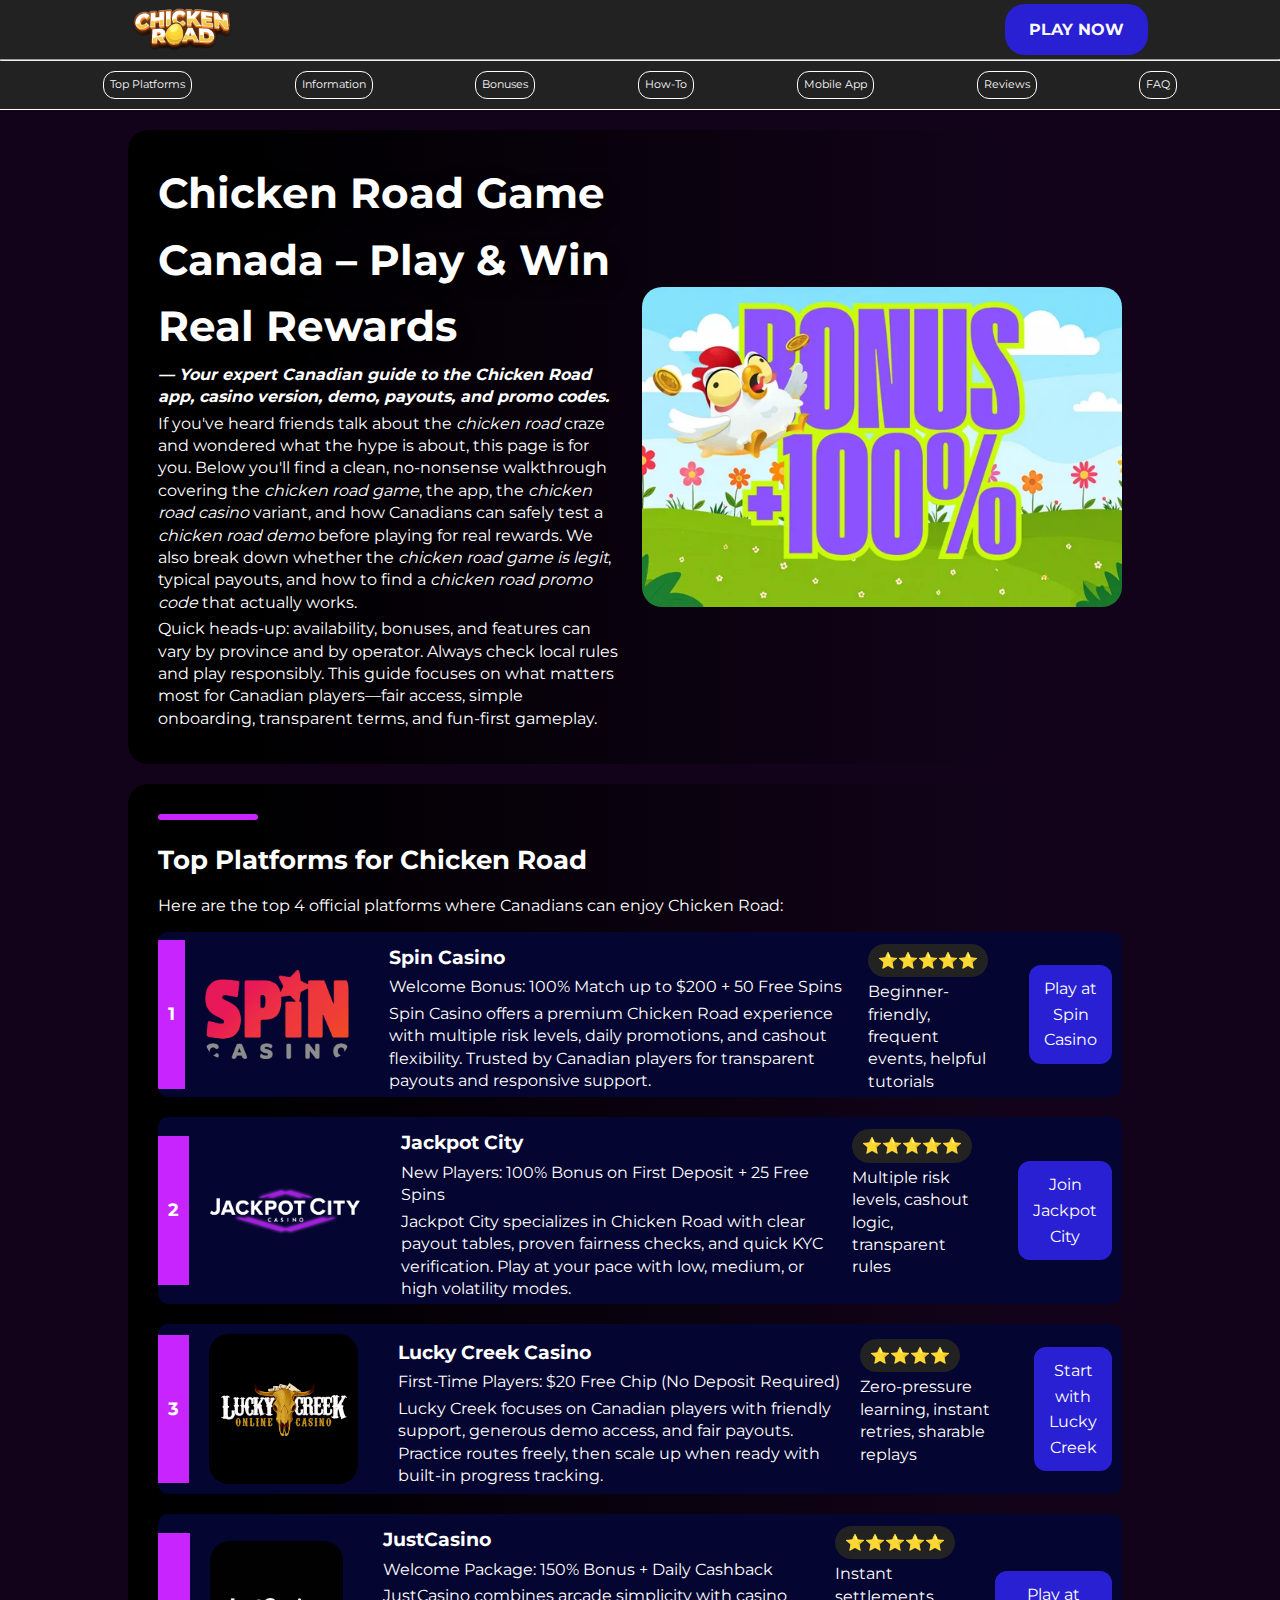
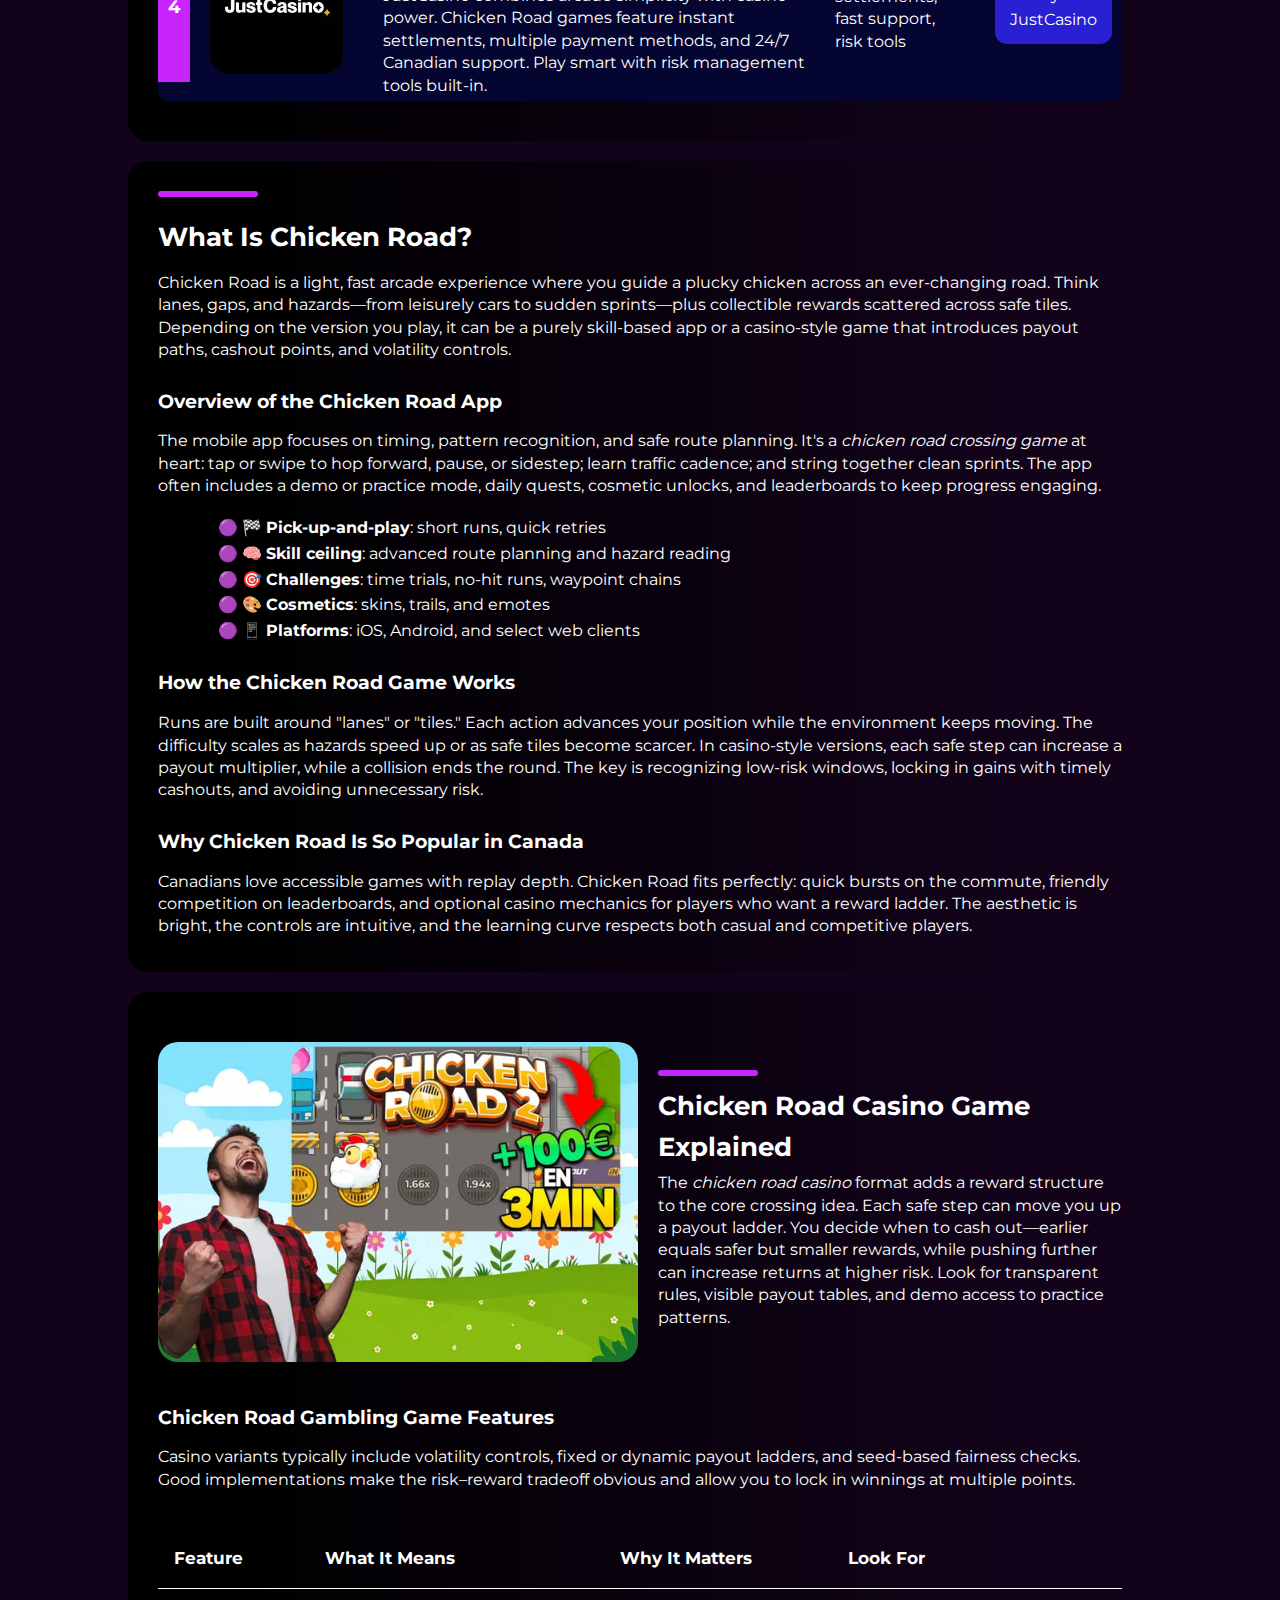
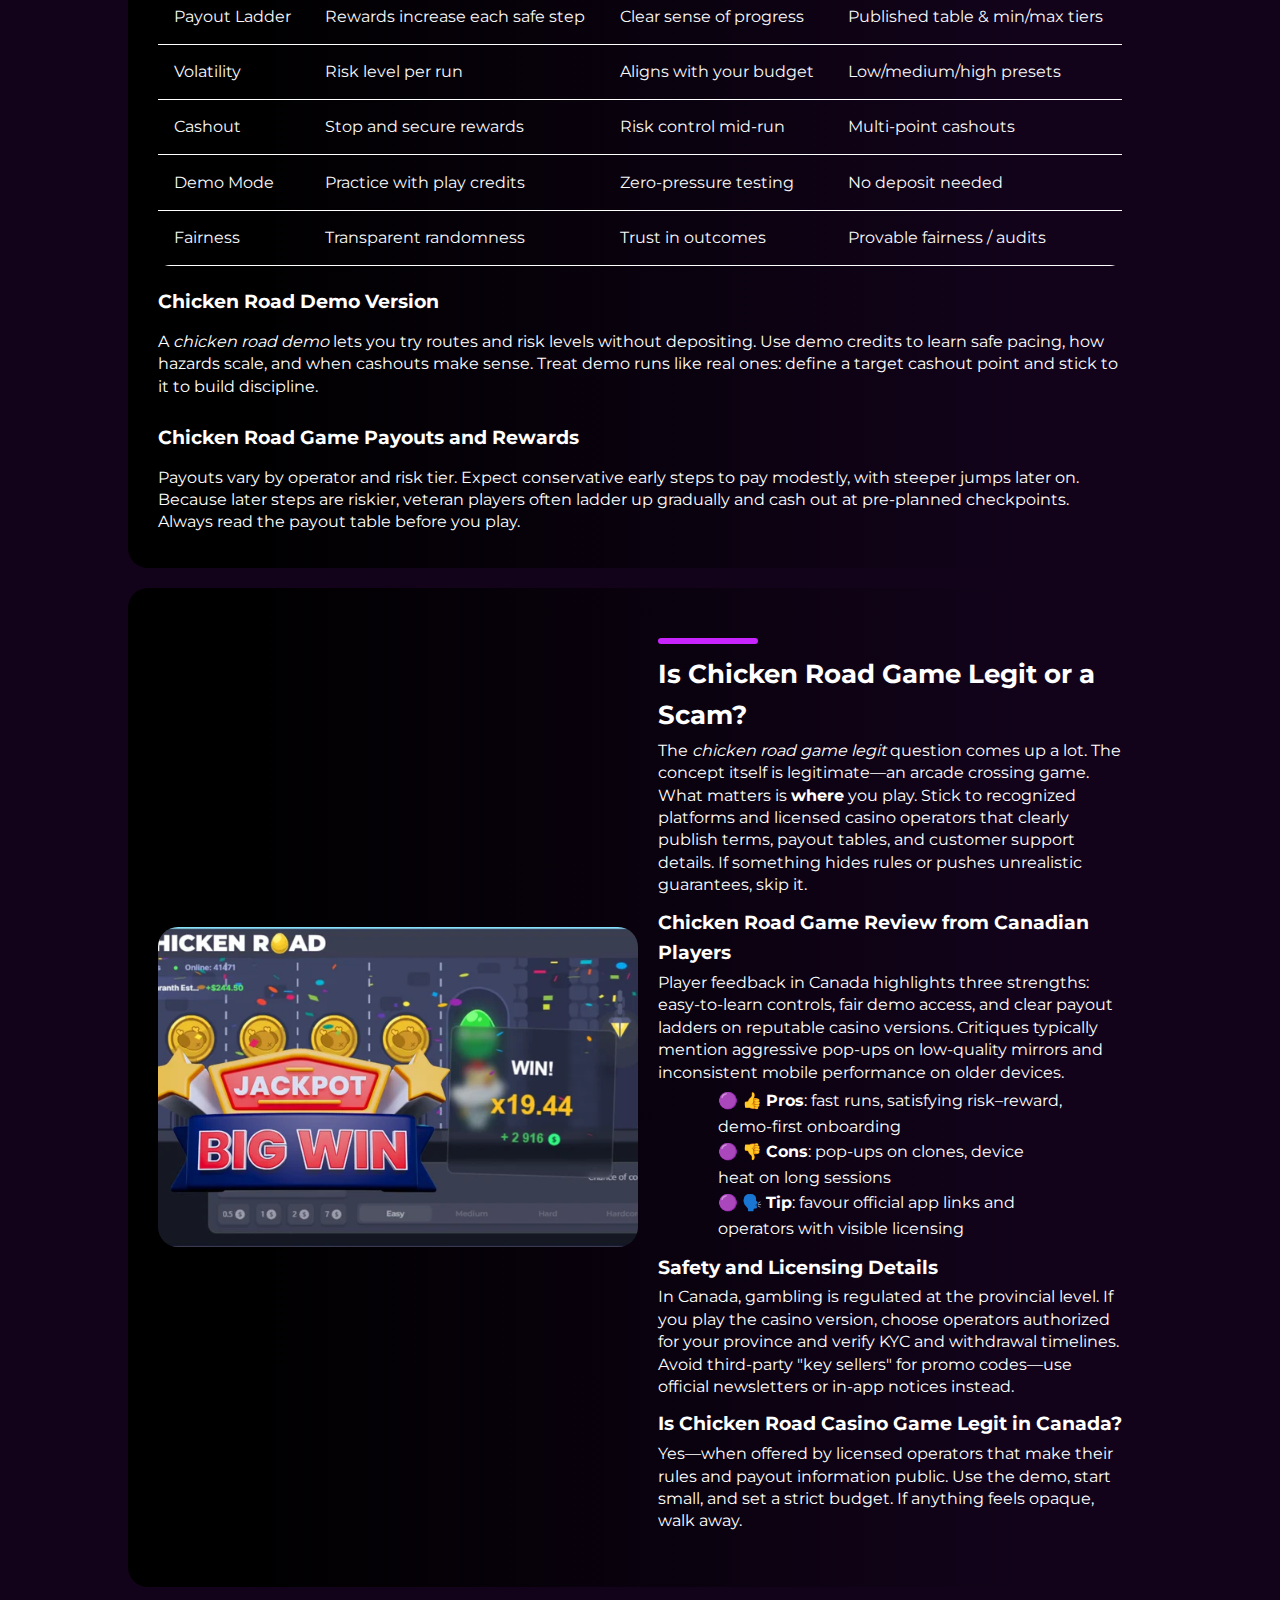
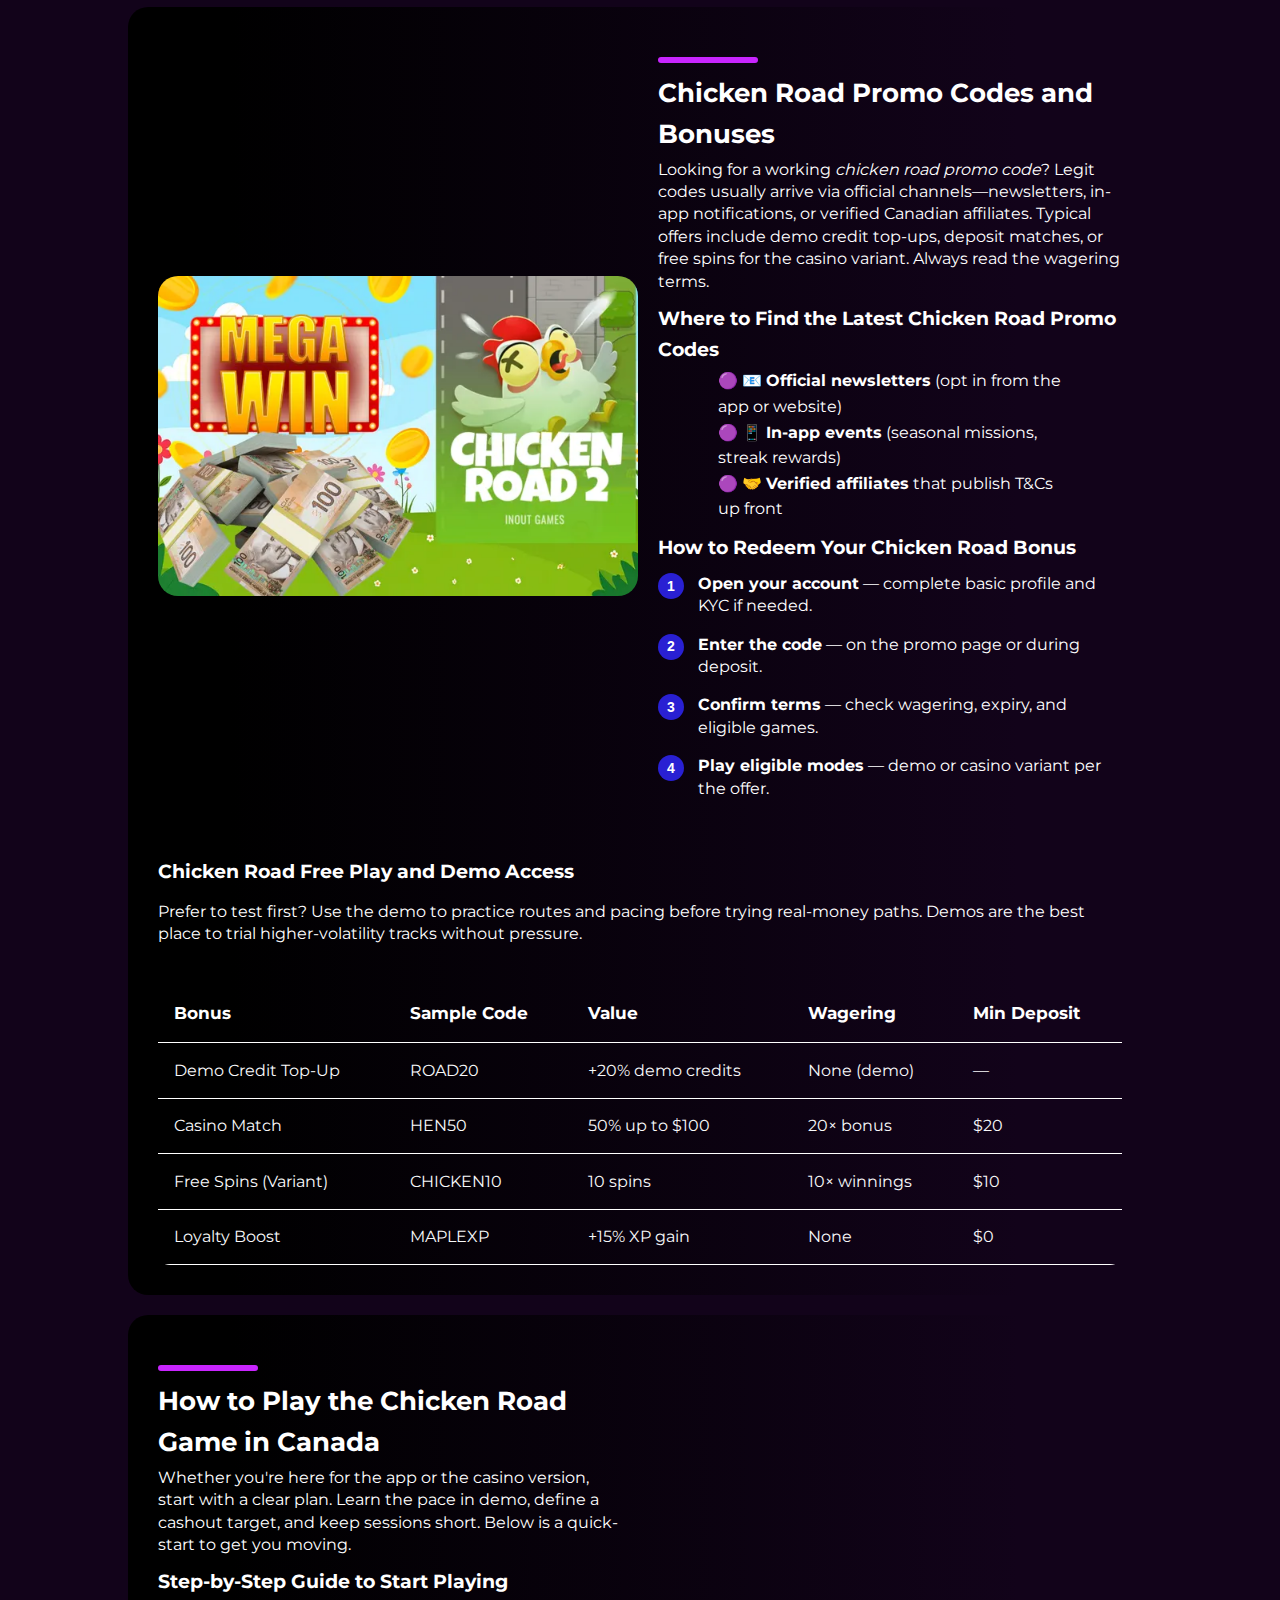
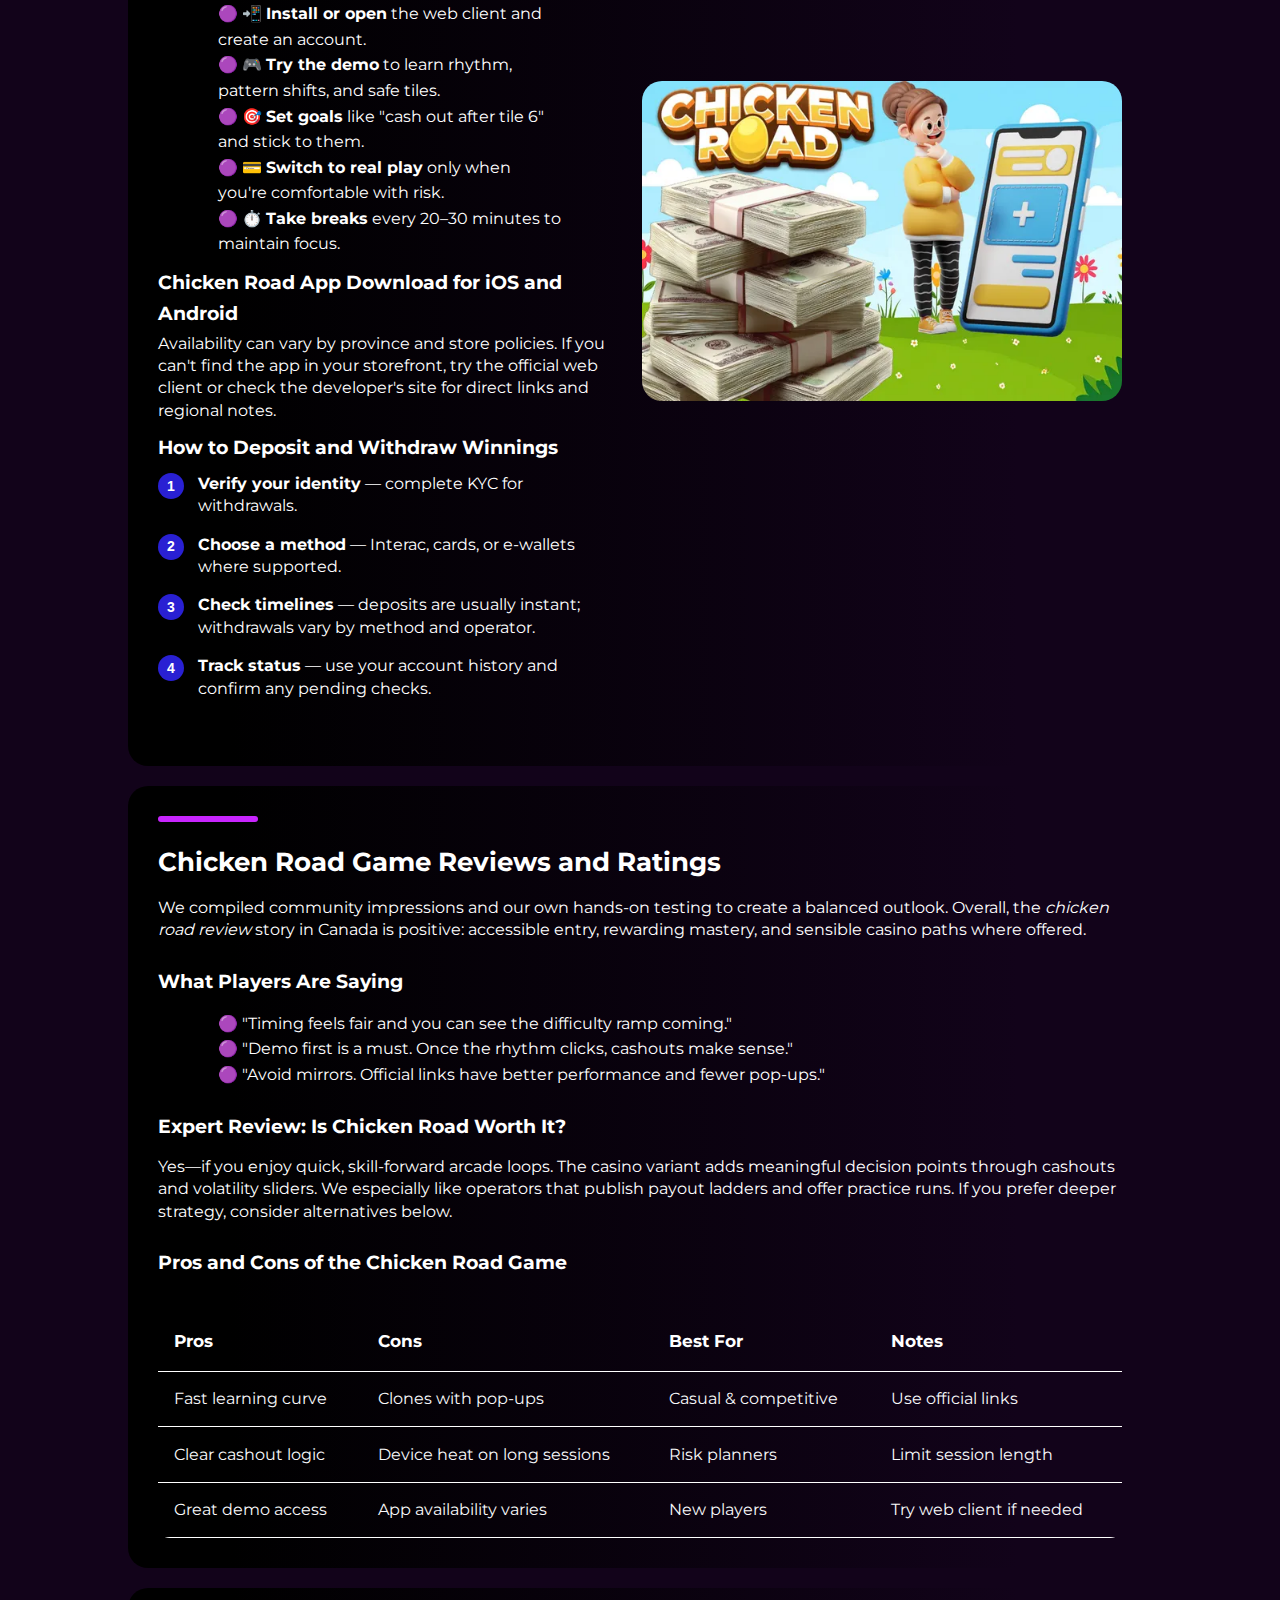
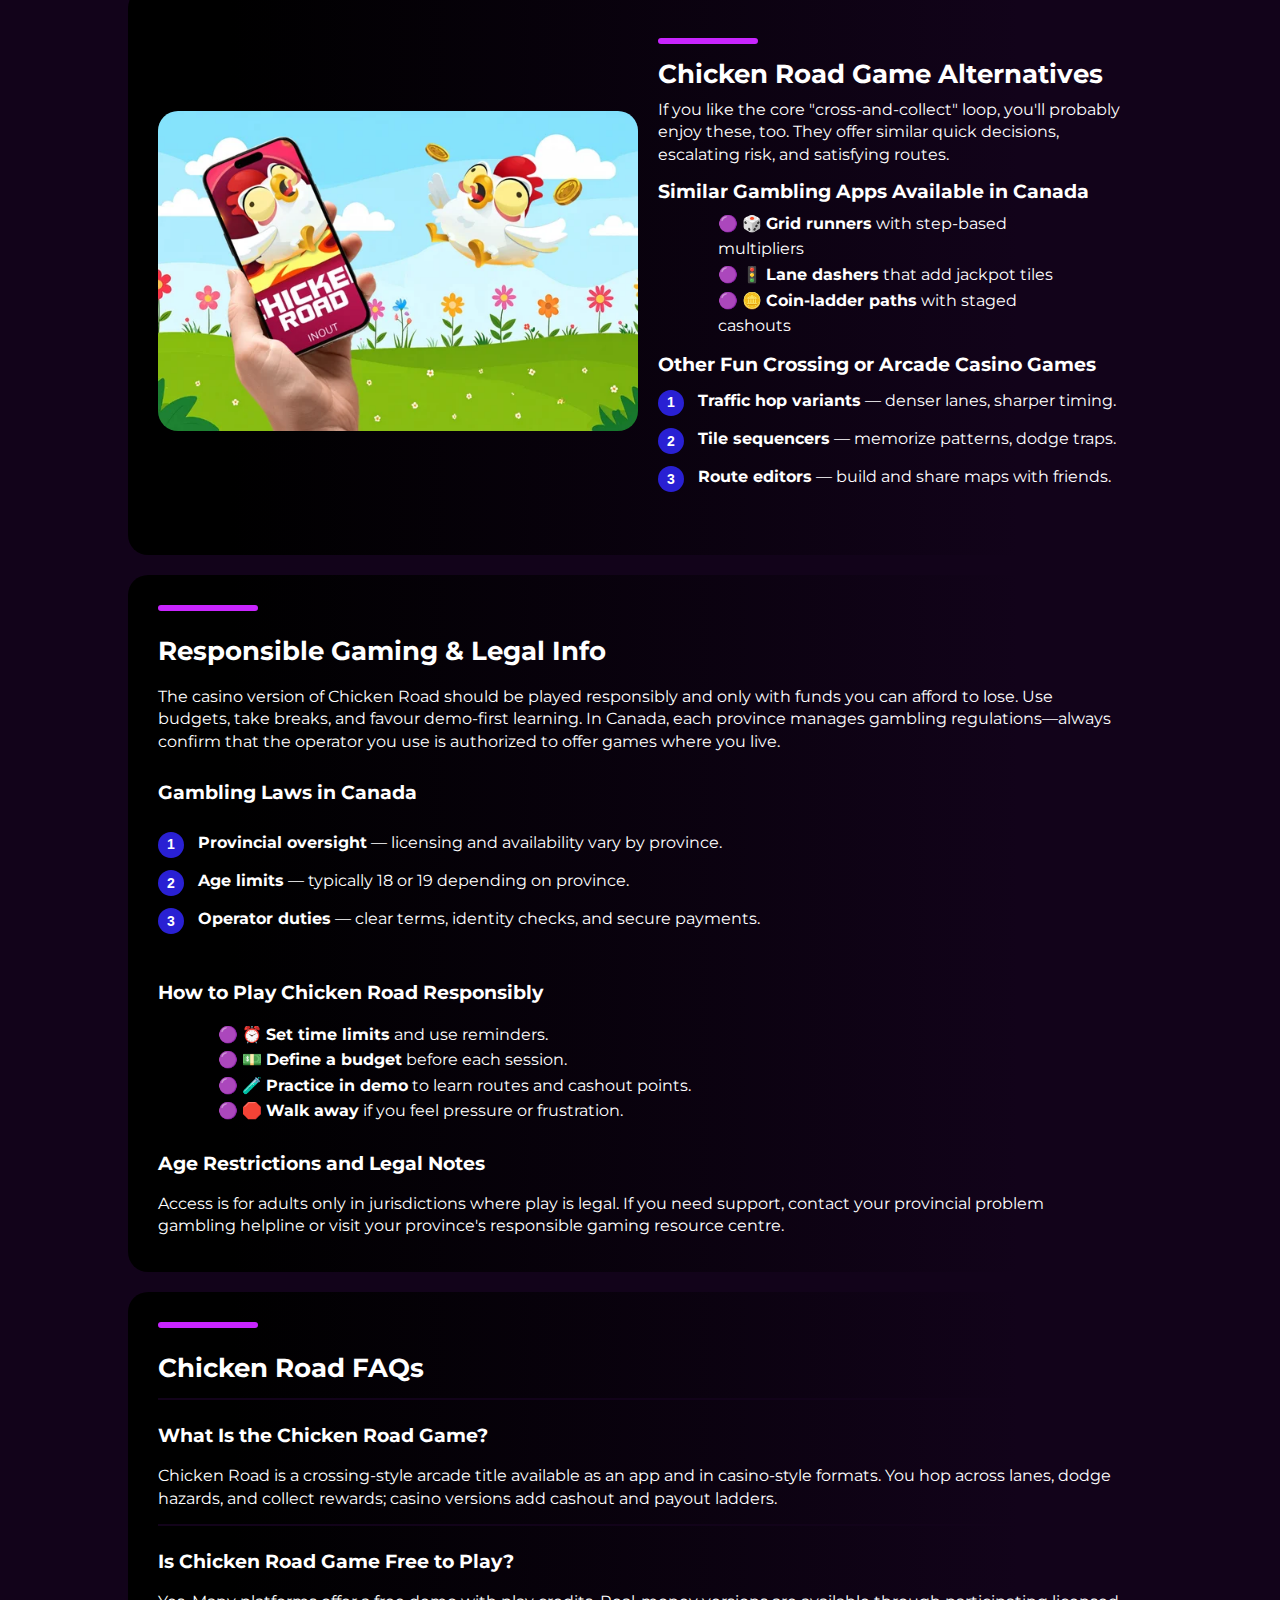
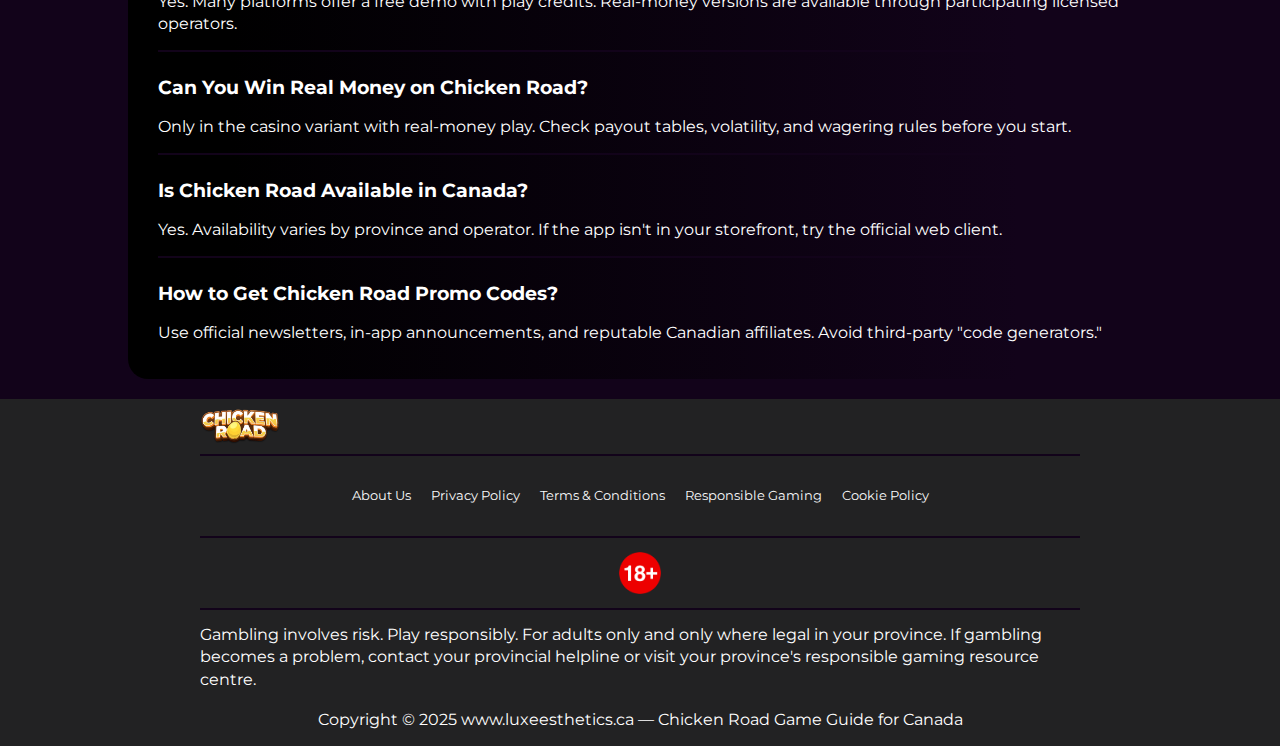
<file: index.html>
<!DOCTYPE html>
<html lang="en">
<head>
    <meta charset="UTF-8">
    <meta name="viewport" content="width=device-width, initial-scale=1.0">
    <link rel="stylesheet" href="style.css">
    <link rel="shortcut icon" href="favicon.ico" type="image/x-icon">
    <title>Chicken Road Game Canada – Play Chicken Road Casino & App Review</title>
    <meta name="description" content="Discover the Chicken Road game in Canada! Learn how to play, explore the casino version, check if Chicken Road is legit, and get promo codes for bonuses and free demos.">
    <meta name="googlebot" content="index,follow,noarchive">

    <link rel="alternate" hreflang="en" href="https://www.luxeesthetics.ca/">
    <link rel="alternate" hreflang="en-CA" href="https://www.luxeesthetics.ca/en-ca/">
    <link rel="canonical" href="https://www.luxeesthetics.ca/en-ca/">

    <meta property="og:type" content="website" />
    <meta property="og:title" content="Chicken Road Game Canada – Play Chicken Road Casino & App Review" />
    <meta property="og:description" content="Explore Chicken Road in Canada: app, casino game, demo, payouts, and whether Chicken Road is legit. Grab promo codes and start playing." />
    <meta property="og:url" content="https://www.luxeesthetics.ca/" />
    <meta property="og:site_name" content="Chicken Road" />
    <meta property="og:image" content="https://www.luxeesthetics.ca/img/1.webp" />
    <meta property="og:locale" content="en_CA" />

    <meta name="twitter:card" content="summary_large_image" />
    <meta name="twitter:title" content="Chicken Road Game Canada – Play Chicken Road Casino & App Review" />
    <meta name="twitter:description" content="Your complete Canadian guide to Chicken Road: how it works, casino mode, demo, payouts, safety, and promo codes." />
    <meta name="twitter:image" content="https://www.luxeesthetics.ca/img/1.webp" />
    
    <script type="application/ld+json">
        {
            "@context": "https://schema.org",
            "@type": "Article",
            "headline": "Chicken Road Game Canada – Play Chicken Road Casino & App Review",
            "description": "A comprehensive Canadian guide to the Chicken Road app and casino game: gameplay, demo, payouts, legitimacy, and promo codes.",
            "mainEntityOfPage": {
                "@type": "WebPage",
                "@id": "https://www.luxeesthetics.ca/"
            },
            "author": {
                "@type": "Person",
                "@name": "Gaming Expert",
                "url": "https://www.luxeesthetics.ca/"
            },
            "publisher": {
                "@type": "Organization",
                "name": "Chicken Road",
                "logo": {
                    "@type": "ImageObject",
                    "url": "https://www.luxeesthetics.ca/img/logo.webp"
                }
            },
            "datePublished": "2025-10-28",
            "dateModified": "2025-10-28"
        }
    </script>

    <script type="application/ld+json">
        {
            "@context": "https://schema.org",
            "@type": "WebSite",
            "url": "https://www.luxeesthetics.ca/",
            "name": "Chicken Road",
            "description": "Canadian guide to Chicken Road game, casino mode, and app.",
            "inLanguage": "en-CA"
        }
    </script>

    <script type="application/ld+json">
        {
            "@context": "https://schema.org",
            "@type": "BreadcrumbList",
            "itemListElement": [{
                    "@type": "ListItem",
                    "position": 1,
                    "name": "Home",
                    "item": "https://www.luxeesthetics.ca/"
                },
                {
                    "@type": "ListItem",
                    "position": 2,
                    "name": "Chicken Road Game Canada",
                    "item": "https://www.luxeesthetics.ca/"
                }
            ]
        }
    </script>

    <script type="application/ld+json">
        {
          "@context": "https://schema.org",
          "@type": "FAQPage",
          "mainEntity": [
            {
              "@type": "Question",
              "name": "What is the Chicken Road game?",
              "acceptedAnswer": {
                "@type": "Answer",
                "text": "Chicken Road is an arcade-style crossing game available as an app and in casino-style formats. Players guide a chicken across lanes or tiles, avoiding hazards to collect rewards. Some operators offer a demo and casino version with payout mechanics."
              }
            },
            {
              "@type": "Question",
              "name": "Is Chicken Road free to play?",
              "acceptedAnswer": {
                "@type": "Answer",
                "text": "Yes, you can try Chicken Road in free demo mode with play credits on many platforms. Real-money versions are available at participating operators that serve Canadian players."
              }
            },
            {
              "@type": "Question",
              "name": "Can you win real money on Chicken Road?",
              "acceptedAnswer": {
                "@type": "Answer",
                "text": "Real-money wins are possible only when playing the casino-style version with real funds at licensed operators. Always check payout rules, RTP ranges, and wagering requirements."
              }
            },
            {
              "@type": "Question",
              "name": "Is Chicken Road available in Canada?",
              "acceptedAnswer": {
                "@type": "Answer",
                "text": "Yes, Canadian players can access the app and web versions where offered. Availability can vary by province and operator licensing."
              }
            },
            {
              "@type": "Question",
              "name": "How do I get Chicken Road promo codes?",
              "acceptedAnswer": {
                "@type": "Answer",
                "text": "Look for official newsletters, in-app promotions, and reputable Canadian affiliate sites. Codes typically grant free demo credits, deposit matches, or free spins on the casino variant."
              }
            }
          ]
        }
    </script>
</head>
<body>
<header>
    <div class="logo-container">
        <a href="/">
            <img src="./img/logo.webp" alt="Chicken Road Logo" width="100" height="80">
        </a>
            <a href="/play/" class="btn" rel="nofollow" content="noindex">PLAY NOW</a>
    </div>
<hr>
    <nav class="navigation-list">
        <a href="#top-casinos">Top Platforms</a>
        <a href="#game-info">Information</a>
        <a href="#bonuses">Bonuses</a>
        <a href="#how-to">How-To</a>
        <a href="#mobile">Mobile App</a>
        <a href="#reviews">Reviews</a>
        <a href="#faq">FAQ</a>
    </nav>
</header>

<main>
    <div class="container">
        <div>
        <h1>Chicken Road Game Canada – Play & Win Real Rewards</h1>
        <p><b><i>— Your expert Canadian guide to the Chicken Road app, casino version, demo, payouts, and promo codes.</i></b></p>
        <p>
            If you've heard friends talk about the <em>chicken road</em> craze and wondered what the hype is about, this page is for you. Below you'll find a clean, no-nonsense walkthrough covering the <em>chicken road game</em>, the app, the <em>chicken road casino</em> variant, and how Canadians can safely test a <em>chicken road demo</em> before playing for real rewards. We also break down whether the <em>chicken road game is legit</em>, typical payouts, and how to find a <em>chicken road promo code</em> that actually works.
        </p>
        <p>
            Quick heads-up: availability, bonuses, and features can vary by province and by operator. Always check local rules and play responsibly. This guide focuses on what matters most for Canadian players—fair access, simple onboarding, transparent terms, and fun-first gameplay.
        </p>
        </div>
        <img src="./img/1.webp" alt="Chicken Road game overview for Canada" width="600" height="400">
    </div>

    <!-- TOP PLATFORMS / CASINO SHOWCASE SECTION WITH ID -->
    <div class="container-long" id="top-casinos">
        <hr class="title-line">
        <h2>Top Platforms for Chicken Road</h2>
        <p>Here are the top 4 official platforms where Canadians can enjoy Chicken Road:</p>

        <!-- CASINO CARD 1: SPIN CASINO -->
        <div class="casino-card">
            <div class="casino-rank">1</div>
            <a href="/spin-casino/" class="casino-left" rel="nofollow" content="noindex">
                <img src="./img/spin-casino-logo.webp" alt="Spin Casino logo" class="casino-logo" width="100" height="50"/>
            </a>
            <div class="casino-center">
                <div class="casino-code">
                    <a href="/spin-casino/" rel="nofollow" content="noindex"><h3>Spin Casino</h3></a>
                    <p class="casino-bonus">Welcome Bonus: 100% Match up to $200 + 50 Free Spins</p>
                    <p>Spin Casino offers a premium Chicken Road experience with multiple risk levels, daily promotions, and cashout flexibility. Trusted by Canadian players for transparent payouts and responsive support.</p>
                </div>
                <div class="casino-code">
                    <div class="casino-rating"><span class="star">⭐⭐⭐⭐⭐</span></div>
                    <p>Beginner-friendly, frequent events, helpful tutorials</p>
                </div>
            </div>
            <div class="casino-actions">
                <a href="/spin-casino/" class="btn-red-bonus" rel="nofollow" content="noindex">Play at Spin Casino</a>
            </div>
        </div>

        <!-- CASINO CARD 2: JACKPOT CITY -->
        <div class="casino-card">
            <div class="casino-rank">2</div>
            <a href="/jackpot-city/" class="casino-left" rel="nofollow" content="noindex">
                <img src="./img/jackpot-city-logo.webp" alt="Jackpot City logo" class="casino-logo" width="100" height="50"/>
            </a>
            <div class="casino-center">
                <div class="casino-code">
                    <a href="/jackpot-city/" rel="nofollow" content="noindex"><h3>Jackpot City</h3></a>
                    <p class="casino-bonus">New Players: 100% Bonus on First Deposit + 25 Free Spins</p>
                    <p>Jackpot City specializes in Chicken Road with clear payout tables, proven fairness checks, and quick KYC verification. Play at your pace with low, medium, or high volatility modes.</p>
                </div>
                <div class="casino-code">
                    <div class="casino-rating"><span class="star">⭐⭐⭐⭐⭐</span></div>
                    <p>Multiple risk levels, cashout logic, transparent rules</p>
                </div>
            </div>
            <div class="casino-actions">
                <a href="/jackpot-city/" class="btn-red-bonus" rel="nofollow" content="noindex">Join Jackpot City</a>
            </div>
        </div>

        <!-- CASINO CARD 3: LUCKY CREEK CASINO -->
        <div class="casino-card">
            <div class="casino-rank">3</div>
            <a href="/lucky-creek/" class="casino-left" rel="nofollow" content="noindex">
                <img src="./img/lucky-creek-logo.webp" alt="Lucky Creek Casino logo" class="casino-logo" width="100" height="50"/>
            </a>
            <div class="casino-center">
                <div class="casino-code">
                    <a href="/lucky-creek/" rel="nofollow" content="noindex"><h3>Lucky Creek Casino</h3></a>
                    <p class="casino-bonus">First-Time Players: $20 Free Chip (No Deposit Required)</p>
                    <p>Lucky Creek focuses on Canadian players with friendly support, generous demo access, and fair payouts. Practice routes freely, then scale up when ready with built-in progress tracking.</p>
                </div>
                <div class="casino-code">
                    <div class="casino-rating"><span class="star">⭐⭐⭐⭐</span></div>
                    <p>Zero-pressure learning, instant retries, sharable replays</p>
                </div>
            </div>
            <div class="casino-actions">
                <a href="/lucky-creek/" class="btn-red-bonus" rel="nofollow" content="noindex">Start with Lucky Creek</a>
            </div>
        </div>

        <!-- CASINO CARD 4: JUSTCASINO -->
        <div class="casino-card">
            <div class="casino-rank">4</div>
            <a href="/justcasino/" class="casino-left" rel="nofollow" content="noindex">
                <img src="./img/justcasino-logo.webp" alt="JustCasino logo" class="casino-logo" width="100" height="50"/>
            </a>
            <div class="casino-center">
                <div class="casino-code">
                    <a href="/justcasino/" rel="nofollow" content="noindex"><h3>JustCasino</h3></a>
                    <p class="casino-bonus">Welcome Package: 150% Bonus + Daily Cashback</p>
                    <p>JustCasino combines arcade simplicity with casino power. Chicken Road games feature instant settlements, multiple payment methods, and 24/7 Canadian support. Play smart with risk management tools built-in.</p>
                </div>
                <div class="casino-code">
                    <div class="casino-rating"><span class="star">⭐⭐⭐⭐⭐</span></div>
                    <p>Instant settlements, fast support, risk tools</p>
                </div>
            </div>
            <div class="casino-actions">
                <a href="/justcasino/" class="btn-red-bonus" rel="nofollow" content="noindex">Play at JustCasino</a>
            </div>
        </div>
    </div>

    <!-- GAME INFORMATION SECTION WITH ID -->
    <div class="container-long" id="game-info">
        <hr class="title-line">
        <h2>What Is Chicken Road?</h2>
        <p>
            Chicken Road is a light, fast arcade experience where you guide a plucky chicken across an ever-changing road. Think lanes, gaps, and hazards—from leisurely cars to sudden sprints—plus collectible rewards scattered across safe tiles. Depending on the version you play, it can be a purely skill-based app or a casino-style game that introduces payout paths, cashout points, and volatility controls.
        </p>
        
        <h3>Overview of the Chicken Road App</h3>
        <p>
            The mobile app focuses on timing, pattern recognition, and safe route planning. It's a <em>chicken road crossing game</em> at heart: tap or swipe to hop forward, pause, or sidestep; learn traffic cadence; and string together clean sprints. The app often includes a demo or practice mode, daily quests, cosmetic unlocks, and leaderboards to keep progress engaging.
        </p>
        <ul>
            <li>🏁 <strong>Pick-up-and-play</strong>: short runs, quick retries</li>
            <li>🧠 <strong>Skill ceiling</strong>: advanced route planning and hazard reading</li>
            <li>🎯 <strong>Challenges</strong>: time trials, no-hit runs, waypoint chains</li>
            <li>🎨 <strong>Cosmetics</strong>: skins, trails, and emotes</li>
            <li>📱 <strong>Platforms</strong>: iOS, Android, and select web clients</li>
        </ul>
        
        <h3>How the Chicken Road Game Works</h3>
        <p>
            Runs are built around "lanes" or "tiles." Each action advances your position while the environment keeps moving. The difficulty scales as hazards speed up or as safe tiles become scarcer. In casino-style versions, each safe step can increase a payout multiplier, while a collision ends the round. The key is recognizing low-risk windows, locking in gains with timely cashouts, and avoiding unnecessary risk.
        </p>
        
        <h3>Why Chicken Road Is So Popular in Canada</h3>
        <p>
            Canadians love accessible games with replay depth. Chicken Road fits perfectly: quick bursts on the commute, friendly competition on leaderboards, and optional casino mechanics for players who want a reward ladder. The aesthetic is bright, the controls are intuitive, and the learning curve respects both casual and competitive players.
        </p>
    </div>

    <!-- CASINO GAME SECTION -->
    <div class="container-long">
        <div class="flex-container">
        <img src="./img/2.webp" alt="Chicken Road casino game overview" width="600" height="400">
        <div>
            <hr class="title-line">
            <h2>Chicken Road Casino Game Explained</h2>
            <p>
                The <em>chicken road casino</em> format adds a reward structure to the core crossing idea. Each safe step can move you up a payout ladder. You decide when to cash out—earlier equals safer but smaller rewards, while pushing further can increase returns at higher risk. Look for transparent rules, visible payout tables, and demo access to practice patterns.
            </p>
            
        </div>            
        </div>
           <h3>Chicken Road Gambling Game Features</h3>
            <p>
                Casino variants typically include volatility controls, fixed or dynamic payout ladders, and seed-based fairness checks. Good implementations make the risk–reward tradeoff obvious and allow you to lock in winnings at multiple points.
            </p>
            <div class="table-wrapper">
                <table>
                    <tr><th>Feature</th><th>What It Means</th><th>Why It Matters</th><th>Look For</th></tr>
                    <tr><td>Payout Ladder</td><td>Rewards increase each safe step</td><td>Clear sense of progress</td><td>Published table &amp; min/max tiers</td></tr>
                    <tr><td>Volatility</td><td>Risk level per run</td><td>Aligns with your budget</td><td>Low/medium/high presets</td></tr>
                    <tr><td>Cashout</td><td>Stop and secure rewards</td><td>Risk control mid-run</td><td>Multi-point cashouts</td></tr>
                    <tr><td>Demo Mode</td><td>Practice with play credits</td><td>Zero-pressure testing</td><td>No deposit needed</td></tr>
                    <tr><td>Fairness</td><td>Transparent randomness</td><td>Trust in outcomes</td><td>Provable fairness / audits</td></tr>
                </table>
            </div>
            
            <h3>Chicken Road Demo Version</h3>
            <p>
                A <em>chicken road demo</em> lets you try routes and risk levels without depositing. Use demo credits to learn safe pacing, how hazards scale, and when cashouts make sense. Treat demo runs like real ones: define a target cashout point and stick to it to build discipline.
            </p>
            
            <h3>Chicken Road Game Payouts and Rewards</h3>
            <p>
                Payouts vary by operator and risk tier. Expect conservative early steps to pay modestly, with steeper jumps later on. Because later steps are riskier, veteran players often ladder up gradually and cash out at pre-planned checkpoints. Always read the payout table before you play.
            </p>
    </div>

    <!-- LEGITIMACY & SAFETY SECTION WITH ID -->
    <div class="container-long" id="mobile">
        <div class="flex-container">
            <img src="./img/3.webp" alt="Is Chicken Road game legit in Canada" width="600" height="400">
            <div>
                <hr class="title-line">
                <h2>Is Chicken Road Game Legit or a Scam?</h2>
                <p>
                    The <em>chicken road game legit</em> question comes up a lot. The concept itself is legitimate—an arcade crossing game. What matters is <strong>where</strong> you play. Stick to recognized platforms and licensed casino operators that clearly publish terms, payout tables, and customer support details. If something hides rules or pushes unrealistic guarantees, skip it.
                </p>
                
                <h3>Chicken Road Game Review from Canadian Players</h3>
                <p>
                    Player feedback in Canada highlights three strengths: easy-to-learn controls, fair demo access, and clear payout ladders on reputable casino versions. Critiques typically mention aggressive pop-ups on low-quality mirrors and inconsistent mobile performance on older devices.
                </p>
                <ul>
                    <li>👍 <strong>Pros</strong>: fast runs, satisfying risk–reward, demo-first onboarding</li>
                    <li>👎 <strong>Cons</strong>: pop-ups on clones, device heat on long sessions</li>
                    <li>🗣️ <strong>Tip</strong>: favour official app links and operators with visible licensing</li>
                </ul>
                
                <h3>Safety and Licensing Details</h3>
                <p>
                    In Canada, gambling is regulated at the provincial level. If you play the casino version, choose operators authorized for your province and verify KYC and withdrawal timelines. Avoid third-party "key sellers" for promo codes—use official newsletters or in-app notices instead.
                </p>
                
                <h3>Is Chicken Road Casino Game Legit in Canada?</h3>
                <p>
                    Yes—when offered by licensed operators that make their rules and payout information public. Use the demo, start small, and set a strict budget. If anything feels opaque, walk away.
                </p>
            </div>
        </div>
    </div>

    <!-- BONUSES SECTION WITH ID -->
    <div class="container-long" id="bonuses">
        <div class="flex-container">
                   <img src="./img/4.webp" alt="Chicken Road promo codes and bonuses Canada" width="600" height="400">
        <div>
            <hr class="title-line">
            <h2>Chicken Road Promo Codes and Bonuses</h2>
            <p>
                Looking for a working <em>chicken road promo code</em>? Legit codes usually arrive via official channels—newsletters, in-app notifications, or verified Canadian affiliates. Typical offers include demo credit top-ups, deposit matches, or free spins for the casino variant. Always read the wagering terms.
            </p>
            
            <h3>Where to Find the Latest Chicken Road Promo Codes</h3>
            <ul>
                <li>📧 <strong>Official newsletters</strong> (opt in from the app or website)</li>
                <li>📱 <strong>In-app events</strong> (seasonal missions, streak rewards)</li>
                <li>🤝 <strong>Verified affiliates</strong> that publish T&amp;Cs up front</li>
            </ul>
            
            <h3>How to Redeem Your Chicken Road Bonus</h3>
            <ol class="pink-circle-list">
                <li><p><strong>Open your account</strong> — complete basic profile and KYC if needed.</p></li>
                <li><p><strong>Enter the code</strong> — on the promo page or during deposit.</p></li>
                <li><p><strong>Confirm terms</strong> — check wagering, expiry, and eligible games.</p></li>
                <li><p><strong>Play eligible modes</strong> — demo or casino variant per the offer.</p></li>
            </ol>
        </div>
        </div>
        
        <h3>Chicken Road Free Play and Demo Access</h3>
        <p>
            Prefer to test first? Use the demo to practice routes and pacing before trying real-money paths. Demos are the best place to trial higher-volatility tracks without pressure.
        </p>
        <div class="table-wrapper">
            <table>
                <tr><th>Bonus</th><th>Sample Code</th><th>Value</th><th>Wagering</th><th>Min Deposit</th></tr>
                <tr><td>Demo Credit Top-Up</td><td>ROAD20</td><td>+20% demo credits</td><td>None (demo)</td><td>—</td></tr>
                <tr><td>Casino Match</td><td>HEN50</td><td>50% up to $100</td><td>20× bonus</td><td>$20</td></tr>
                <tr><td>Free Spins (Variant)</td><td>CHICKEN10</td><td>10 spins</td><td>10× winnings</td><td>$10</td></tr>
                <tr><td>Loyalty Boost</td><td>MAPLEXP</td><td>+15% XP gain</td><td>None</td><td>$0</td></tr>
            </table>
        </div>
    </div>

    <!-- HOW-TO PLAY SECTION WITH ID -->
    <div class="container-long" id="how-to">
        <div class="flex-container">
            <div>
            <hr class="title-line">
            <h2>How to Play the Chicken Road Game in Canada</h2>
            <p>
                Whether you're here for the app or the casino version, start with a clear plan. Learn the pace in demo, define a cashout target, and keep sessions short. Below is a quick-start to get you moving.
            </p>
            
            <h3>Step-by-Step Guide to Start Playing</h3>
            <ul>
                <li>📲 <strong>Install or open</strong> the web client and create an account.</li>
                <li>🎮 <strong>Try the demo</strong> to learn rhythm, pattern shifts, and safe tiles.</li>
                <li>🎯 <strong>Set goals</strong> like "cash out after tile 6" and stick to them.</li>
                <li>💳 <strong>Switch to real play</strong> only when you're comfortable with risk.</li>
                <li>⏱️ <strong>Take breaks</strong> every 20–30 minutes to maintain focus.</li>
            </ul>
            
            <h3>Chicken Road App Download for iOS and Android</h3>
            <p>
                Availability can vary by province and store policies. If you can't find the app in your storefront, try the official web client or check the developer's site for direct links and regional notes.
            </p>
            
            <h3>How to Deposit and Withdraw Winnings</h3>
            <ol class="pink-circle-list">
                <li><p><strong>Verify your identity</strong> — complete KYC for withdrawals.</p></li>
                <li><p><strong>Choose a method</strong> — Interac, cards, or e-wallets where supported.</p></li>
                <li><p><strong>Check timelines</strong> — deposits are usually instant; withdrawals vary by method and operator.</p></li>
                <li><p><strong>Track status</strong> — use your account history and confirm any pending checks.</p></li>
            </ol>
        </div>
        <img src="./img/5.webp" alt="How to play Chicken Road in Canada" width="600" height="400">
    </div>
    </div>

    <!-- REVIEWS SECTION WITH ID -->
    <div class="container-long" id="reviews">
        <hr class="title-line">
        <h2>Chicken Road Game Reviews and Ratings</h2>
        <p>
            We compiled community impressions and our own hands-on testing to create a balanced outlook. Overall, the <em>chicken road review</em> story in Canada is positive: accessible entry, rewarding mastery, and sensible casino paths where offered.
        </p>

        <h3>What Players Are Saying</h3>
        <ul>
            <li>"Timing feels fair and you can see the difficulty ramp coming."</li>
            <li>"Demo first is a must. Once the rhythm clicks, cashouts make sense."</li>
            <li>"Avoid mirrors. Official links have better performance and fewer pop-ups."</li>
        </ul>

        <h3>Expert Review: Is Chicken Road Worth It?</h3>
        <p>
            Yes—if you enjoy quick, skill-forward arcade loops. The casino variant adds meaningful decision points through cashouts and volatility sliders. We especially like operators that publish payout ladders and offer practice runs. If you prefer deeper strategy, consider alternatives below.
        </p>

        <h3>Pros and Cons of the Chicken Road Game</h3>
        <div class="table-wrapper">
            <table>
                <tr><th>Pros</th><th>Cons</th><th>Best For</th><th>Notes</th></tr>
                <tr><td>Fast learning curve</td><td>Clones with pop-ups</td><td>Casual &amp; competitive</td><td>Use official links</td></tr>
                <tr><td>Clear cashout logic</td><td>Device heat on long sessions</td><td>Risk planners</td><td>Limit session length</td></tr>
                <tr><td>Great demo access</td><td>App availability varies</td><td>New players</td><td>Try web client if needed</td></tr>
            </table>
        </div>
    </div>

    <div class="container-long">
        <div class="flex-container">
            <img src="./img/6.webp" alt="Chicken Road alternatives and legal info Canada" width="600" height="400">
            <div>
                <hr class="title-line">
                <h2>Chicken Road Game Alternatives</h2>
                <p>
                    If you like the core "cross-and-collect" loop, you'll probably enjoy these, too. They offer similar quick decisions, escalating risk, and satisfying routes.
                </p>
                
                <h3>Similar Gambling Apps Available in Canada</h3>
                <ul>
                    <li>🎲 <strong>Grid runners</strong> with step-based multipliers</li>
                    <li>🚦 <strong>Lane dashers</strong> that add jackpot tiles</li>
                    <li>🪙 <strong>Coin-ladder paths</strong> with staged cashouts</li>
                </ul>
                
                <h3>Other Fun Crossing or Arcade Casino Games</h3>
                <ol class="pink-circle-list">
                    <li><p><strong>Traffic hop variants</strong> — denser lanes, sharper timing.</p></li>
                    <li><p><strong>Tile sequencers</strong> — memorize patterns, dodge traps.</p></li>
                    <li><p><strong>Route editors</strong> — build and share maps with friends.</p></li>
                </ol>
            </div>
        </div>
    </div>

    <div class="container-long">
        <hr class="title-line">
        <h2>Responsible Gaming & Legal Info</h2>
        <p>
            The casino version of Chicken Road should be played responsibly and only with funds you can afford to lose. Use budgets, take breaks, and favour demo-first learning. In Canada, each province manages gambling regulations—always confirm that the operator you use is authorized to offer games where you live.
        </p>

        <h3>Gambling Laws in Canada</h3>
        <ol class="pink-circle-list">
            <li><p><strong>Provincial oversight</strong> — licensing and availability vary by province.</p></li>
            <li><p><strong>Age limits</strong> — typically 18 or 19 depending on province.</p></li>
            <li><p><strong>Operator duties</strong> — clear terms, identity checks, and secure payments.</p></li>
        </ol>

        <h3>How to Play Chicken Road Responsibly</h3>
        <ul>
            <li>⏰ <strong>Set time limits</strong> and use reminders.</li>
            <li>💵 <strong>Define a budget</strong> before each session.</li>
            <li>🧪 <strong>Practice in demo</strong> to learn routes and cashout points.</li>
            <li>🛑 <strong>Walk away</strong> if you feel pressure or frustration.</li>
        </ul>

        <h3>Age Restrictions and Legal Notes</h3>
        <p>
            Access is for adults only in jurisdictions where play is legal. If you need support, contact your provincial problem gambling helpline or visit your province's responsible gaming resource centre.
        </p>
    </div>

    <!-- FAQ SECTION WITH ID -->
    <div class="container-long" id="faq">
        <hr class="title-line">
        <h2>Chicken Road FAQs</h2>
        <hr class="faq-hr">
        <h3>What Is the Chicken Road Game?</h3>
        <p>Chicken Road is a crossing-style arcade title available as an app and in casino-style formats. You hop across lanes, dodge hazards, and collect rewards; casino versions add cashout and payout ladders.</p>
        
        <hr class="faq-hr">
        <h3>Is Chicken Road Game Free to Play?</h3>
        <p>Yes. Many platforms offer a free demo with play credits. Real-money versions are available through participating licensed operators.</p>
        
        <hr class="faq-hr">
        <h3>Can You Win Real Money on Chicken Road?</h3>
        <p>Only in the casino variant with real-money play. Check payout tables, volatility, and wagering rules before you start.</p>
        
        <hr class="faq-hr">
        <h3>Is Chicken Road Available in Canada?</h3>
        <p>Yes. Availability varies by province and operator. If the app isn't in your storefront, try the official web client.</p>

        <hr class="faq-hr">
        <h3>How to Get Chicken Road Promo Codes?</h3>
        <p>Use official newsletters, in-app announcements, and reputable Canadian affiliates. Avoid third-party "code generators."</p>
    </div>

</main>

<footer>
    <a href="/">
        <img src="./img/logo.webp" alt="Chicken Road" width="80" height="80">  
    </a>
    <hr class="faq-hr">
        <div class="flex-container">
        <a href="/about-us/">About Us</a>
        <a href="/privacy-policy/">Privacy Policy</a>
        <a href="/terms-conditions/">Terms & Conditions</a>
        <a href="/responsible-gambling/">Responsible Gaming</a>
        <a href="/cookie-policy/">Cookie Policy</a>
    </div>
    <hr class="faq-hr">
    <img src="./img/18-icon.webp" alt="18+ Icon" width="50" height="50">
    <hr class="faq-hr">
    <p>
        Gambling involves risk. Play responsibly. For adults only and only where legal in your province. If gambling becomes a problem, contact your provincial helpline or visit your province's responsible gaming resource centre.
    </p>
    <p>
        Copyright © 2025 www.luxeesthetics.ca — Chicken Road Game Guide for Canada
    </p>
</footer>
</body>
</html>
</file>
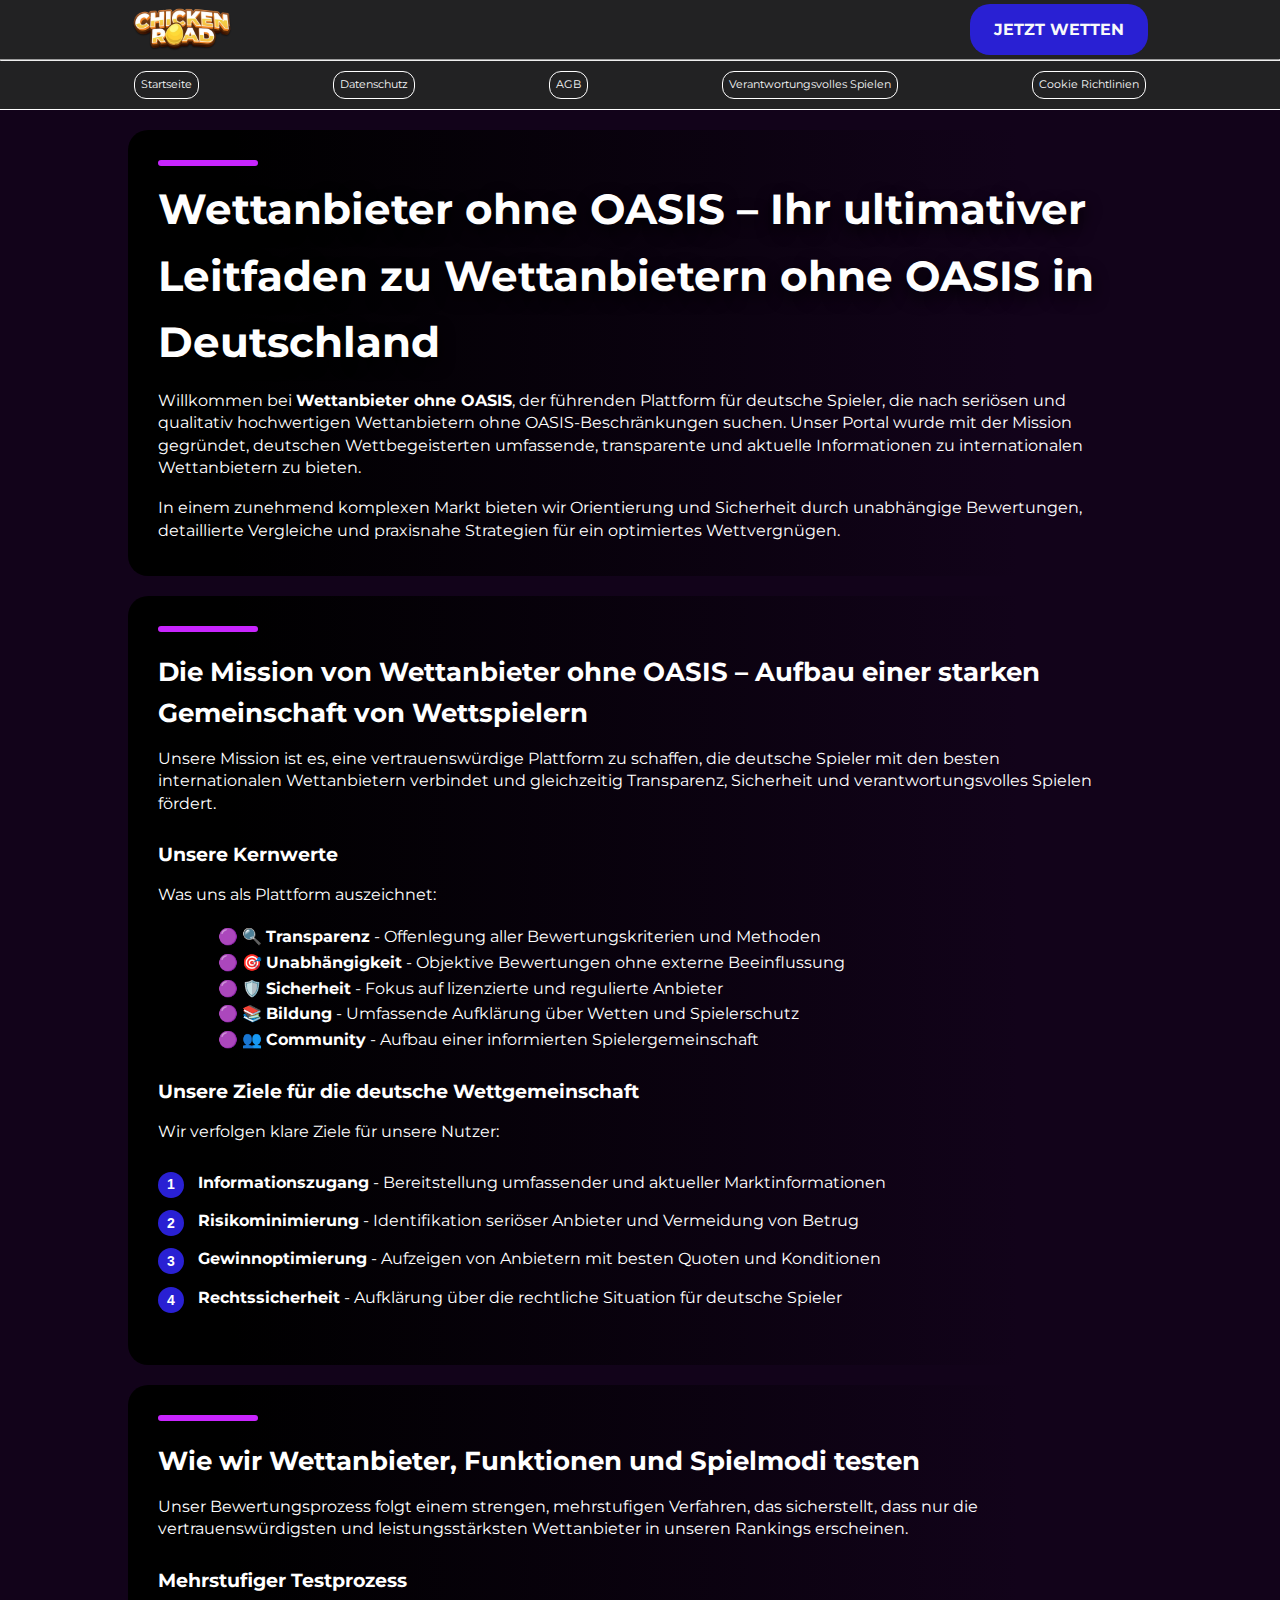
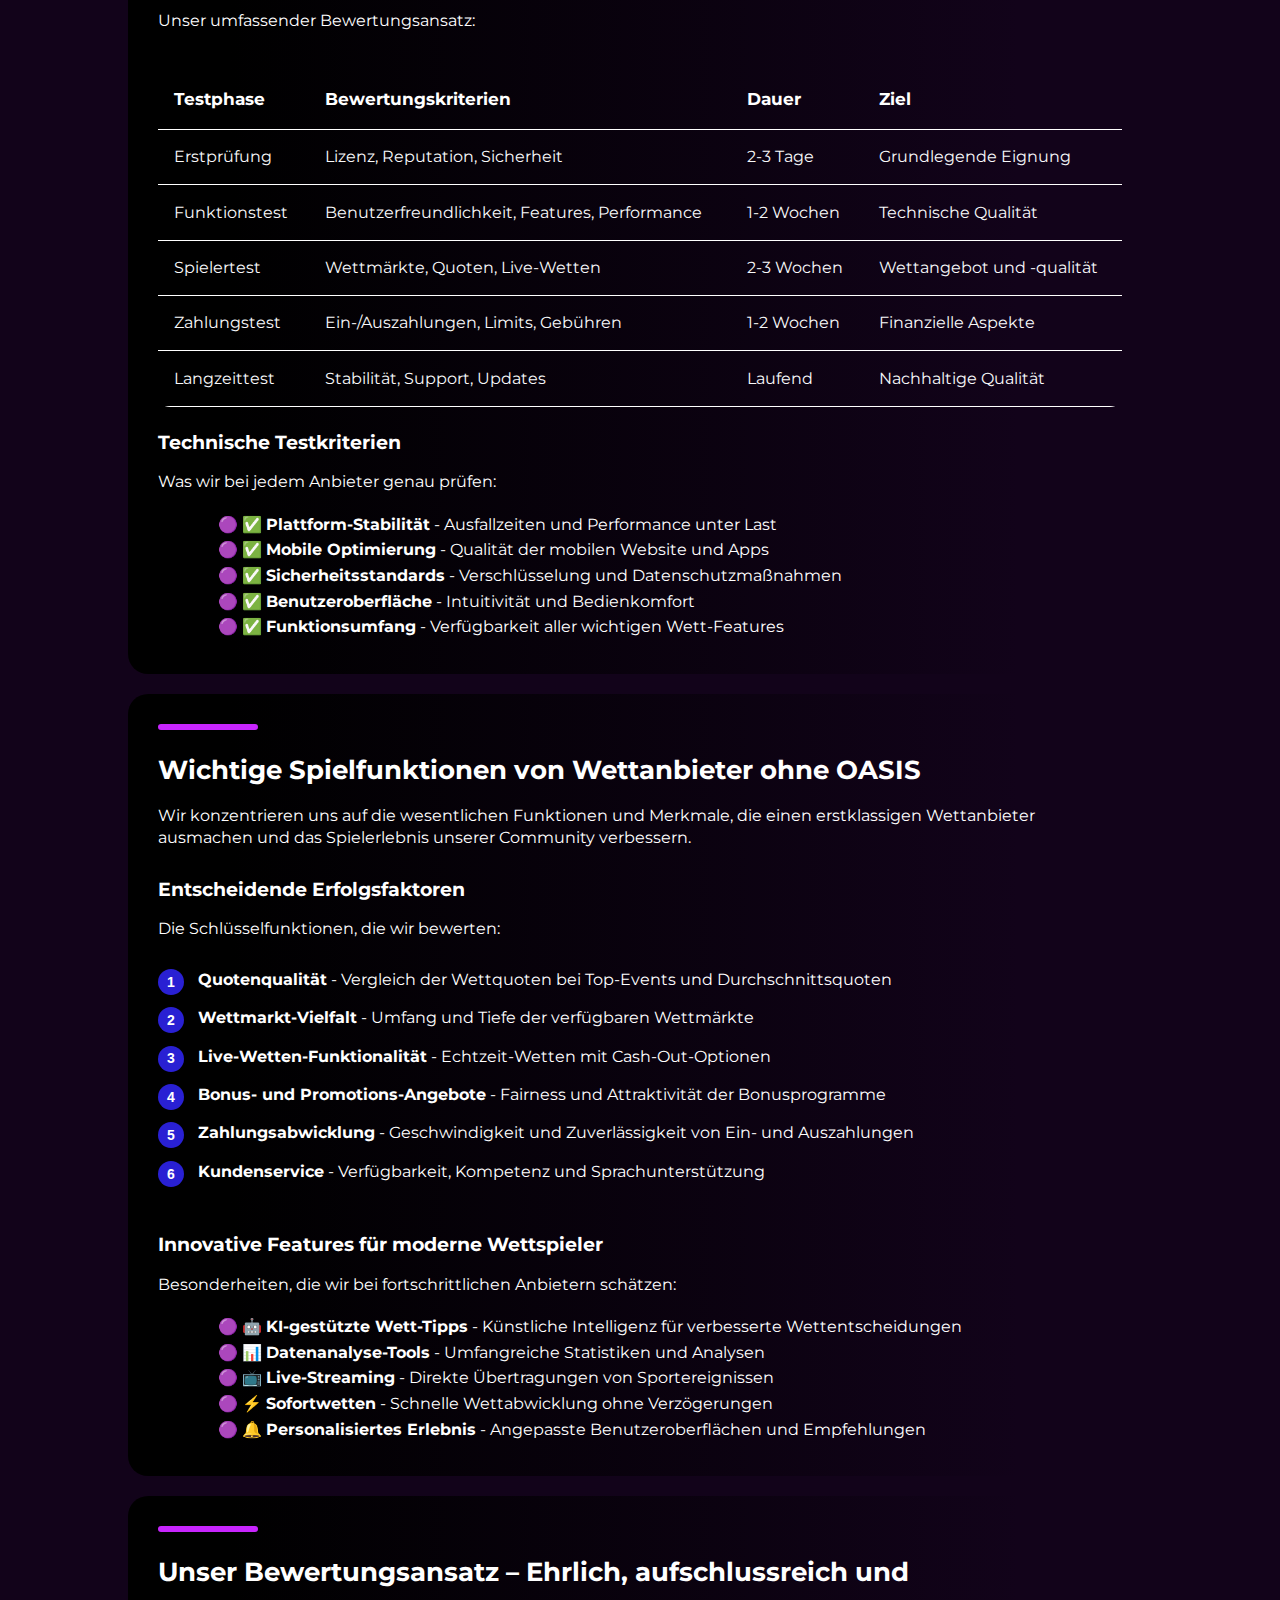
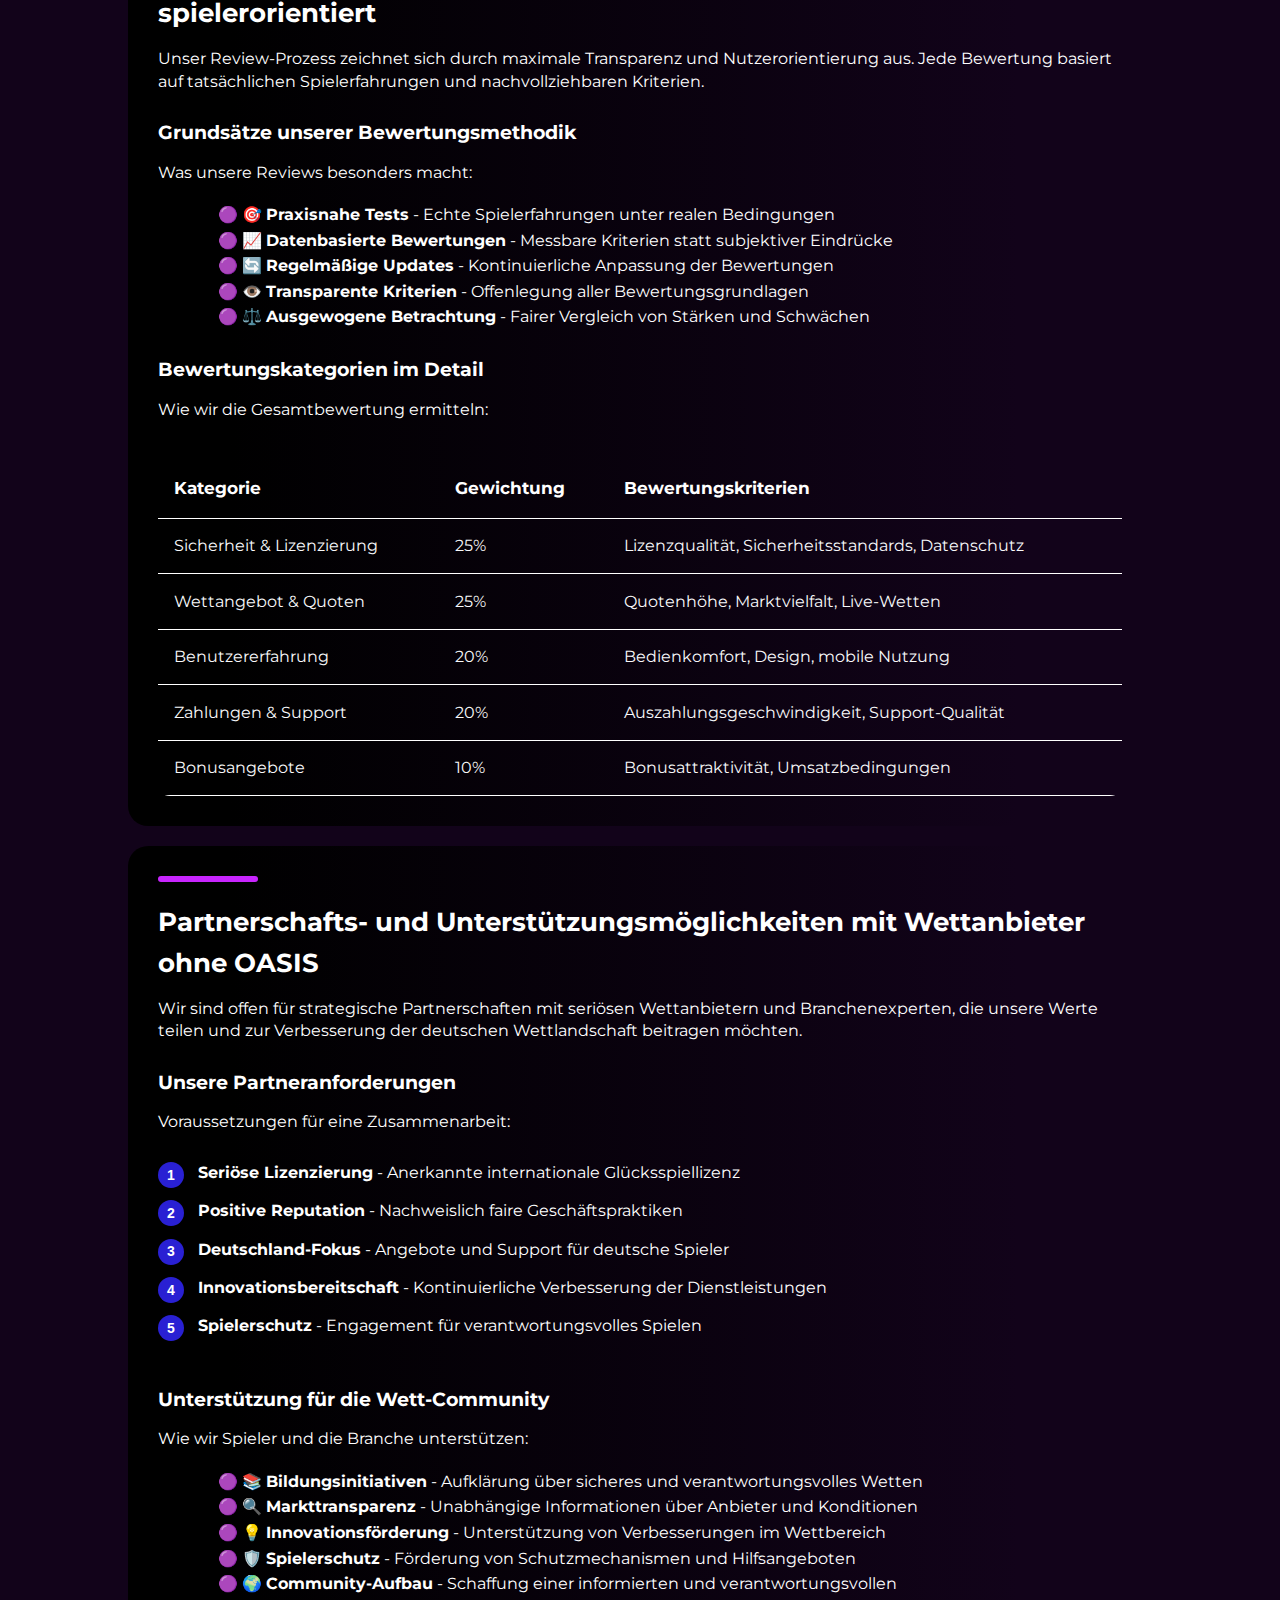
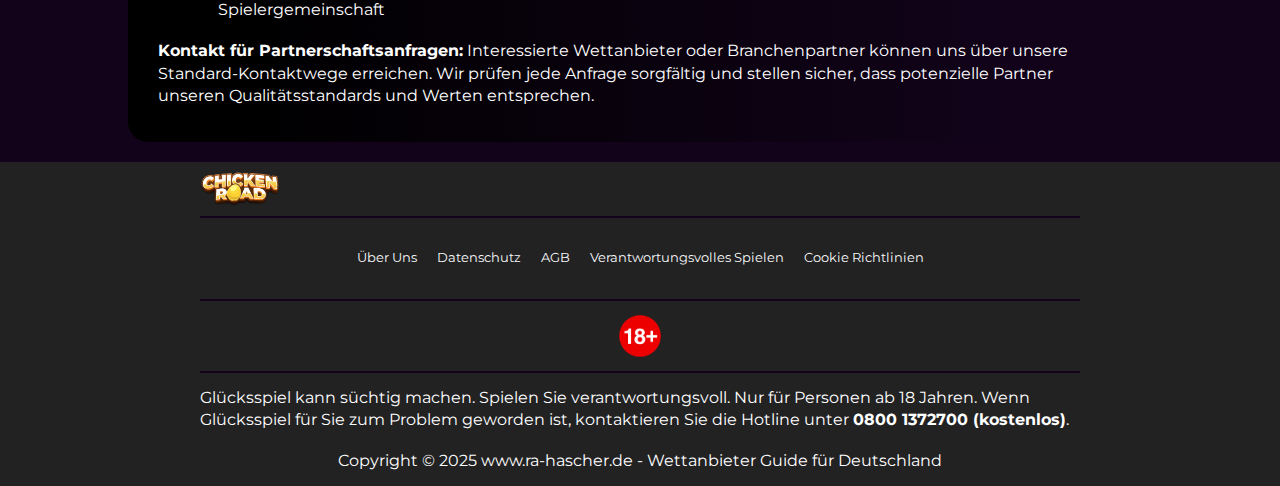
<file: about-us/index.html>
<!DOCTYPE html>
<html lang="de">
<head>
    <meta charset="UTF-8">
    <meta name="viewport" content="width=device-width, initial-scale=1.0">
    <link rel="stylesheet" href="/style.css">
    <link rel="shortcut icon" href="/favicon.ico" type="image/x-icon">
    <title>Wettanbieter ohne OASIS – Deutschlands führendes Spieleportal für Wettanbieter ohne OASIS</title>
    <meta name="description" content="Entdecken Sie alles über Wettanbieter ohne OASIS auf Wettanbieter ohne OASIS – Tipps, Anleitungen, Strategien und die neuesten Updates für Spieler in ganz Deutschland.">
    <meta name="googlebot" content="index,follow,noarchive">

    <link rel="canonical" href="https://www.ra-hascher.de/about-us/">

    <meta property="og:type" content="website" />
    <meta property="og:title" content="Wettanbieter ohne OASIS – Deutschlands führendes Spieleportal für Wettanbieter ohne OASIS" />
    <meta property="og:description" content="Entdecken Sie alles über Wettanbieter ohne OASIS – Tipps, Guides, Strategien und die neuesten Updates für Spieler in ganz Deutschland." />
    <meta property="og:url" content="https://www.ra-hascher.de/about-us/" />
    <meta property="og:site_name" content="Wettanbieter Deutschland" />
    <meta property="og:locale" content="de_DE" />

    <script type="application/ld+json">
    {
        "@context": "https://schema.org",
        "@type": "WebPage",
        "name": "Über Uns - Wettanbieter ohne OASIS",
        "description": "Erfahren Sie mehr über unsere Mission und Methoden bei der Bewertung von Wettanbietern ohne OASIS",
        "url": "https://www.ra-hascher.de/about-us/",
        "inLanguage": "de-DE"
    }
    </script>
</head>
<body>
<header>
    <div class="logo-container">
        <a href="/">
            <img src="/img/logo.webp" alt="Wettanbieter Deutschland Logo" width="100" height="80">
        </a>
            <a href="/play/" class="btn" rel="nofollow" content="noindex">JETZT WETTEN</a>
    </div>
<hr>
    <nav class="navigation-list">
        <a href="/">Startseite</a>
        <a href="/privacy-policy/">Datenschutz</a>
        <a href="/terms-and-conditions/">AGB</a>
        <a href="/responsible-gambling/">Verantwortungsvolles Spielen</a>
        <a href="/cookie-policy/">Cookie Richtlinien</a>
    </nav>
</header>

<main>
    <div class="container-long">
        <hr class="title-line">
        <h1>Wettanbieter ohne OASIS – Ihr ultimativer Leitfaden zu Wettanbietern ohne OASIS in Deutschland</h1>
        <p>
            Willkommen bei <strong>Wettanbieter ohne OASIS</strong>, der führenden Plattform für deutsche Spieler, die nach seriösen und qualitativ hochwertigen Wettanbietern ohne OASIS-Beschränkungen suchen. Unser Portal wurde mit der Mission gegründet, deutschen Wettbegeisterten umfassende, transparente und aktuelle Informationen zu internationalen Wettanbietern zu bieten.
        </p>
        <p>
            In einem zunehmend komplexen Markt bieten wir Orientierung und Sicherheit durch unabhängige Bewertungen, detaillierte Vergleiche und praxisnahe Strategien für ein optimiertes Wettvergnügen.
        </p>
    </div>

    <div class="container-long">
        <hr class="title-line">
        <h2>Die Mission von Wettanbieter ohne OASIS – Aufbau einer starken Gemeinschaft von Wettspielern</h2>
        <p>
            Unsere Mission ist es, eine vertrauenswürdige Plattform zu schaffen, die deutsche Spieler mit den besten internationalen Wettanbietern verbindet und gleichzeitig Transparenz, Sicherheit und verantwortungsvolles Spielen fördert.
        </p>
        
        <h3>Unsere Kernwerte</h3>
        <p>Was uns als Plattform auszeichnet:</p>
        <ul>
            <li>🔍 <strong>Transparenz</strong> - Offenlegung aller Bewertungskriterien und Methoden</li>
            <li>🎯 <strong>Unabhängigkeit</strong> - Objektive Bewertungen ohne externe Beeinflussung</li>
            <li>🛡️ <strong>Sicherheit</strong> - Fokus auf lizenzierte und regulierte Anbieter</li>
            <li>📚 <strong>Bildung</strong> - Umfassende Aufklärung über Wetten und Spielerschutz</li>
            <li>👥 <strong>Community</strong> - Aufbau einer informierten Spielergemeinschaft</li>
        </ul>
        
        <h3>Unsere Ziele für die deutsche Wettgemeinschaft</h3>
        <p>Wir verfolgen klare Ziele für unsere Nutzer:</p>
        <ol class="pink-circle-list">
            <li><p><strong>Informationszugang</strong> - Bereitstellung umfassender und aktueller Marktinformationen</p></li>
            <li><p><strong>Risikominimierung</strong> - Identifikation seriöser Anbieter und Vermeidung von Betrug</p></li>
            <li><p><strong>Gewinnoptimierung</strong> - Aufzeigen von Anbietern mit besten Quoten und Konditionen</p></li>
            <li><p><strong>Rechtssicherheit</strong> - Aufklärung über die rechtliche Situation für deutsche Spieler</p></li>
        </ol>
    </div>

    <div class="container-long">
        <hr class="title-line">
        <h2>Wie wir Wettanbieter, Funktionen und Spielmodi testen</h2>
        <p>
            Unser Bewertungsprozess folgt einem strengen, mehrstufigen Verfahren, das sicherstellt, dass nur die vertrauenswürdigsten und leistungsstärksten Wettanbieter in unseren Rankings erscheinen.
        </p>
        
        <h3>Mehrstufiger Testprozess</h3>
        <p>Unser umfassender Bewertungsansatz:</p>
        <div class="table-wrapper">
            <table>
                <tr><th>Testphase</th><th>Bewertungskriterien</th><th>Dauer</th><th>Ziel</th></tr>
                <tr><td>Erstprüfung</td><td>Lizenz, Reputation, Sicherheit</td><td>2-3 Tage</td><td>Grundlegende Eignung</td></tr>
                <tr><td>Funktionstest</td><td>Benutzerfreundlichkeit, Features, Performance</td><td>1-2 Wochen</td><td>Technische Qualität</td></tr>
                <tr><td>Spielertest</td><td>Wettmärkte, Quoten, Live-Wetten</td><td>2-3 Wochen</td><td>Wettangebot und -qualität</td></tr>
                <tr><td>Zahlungstest</td><td>Ein-/Auszahlungen, Limits, Gebühren</td><td>1-2 Wochen</td><td>Finanzielle Aspekte</td></tr>
                <tr><td>Langzeittest</td><td>Stabilität, Support, Updates</td><td>Laufend</td><td>Nachhaltige Qualität</td></tr>
            </table>
        </div>
        
        <h3>Technische Testkriterien</h3>
        <p>Was wir bei jedem Anbieter genau prüfen:</p>
        <ul>
            <li>✅ <strong>Plattform-Stabilität</strong> - Ausfallzeiten und Performance unter Last</li>
            <li>✅ <strong>Mobile Optimierung</strong> - Qualität der mobilen Website und Apps</li>
            <li>✅ <strong>Sicherheitsstandards</strong> - Verschlüsselung und Datenschutzmaßnahmen</li>
            <li>✅ <strong>Benutzeroberfläche</strong> - Intuitivität und Bedienkomfort</li>
            <li>✅ <strong>Funktionsumfang</strong> - Verfügbarkeit aller wichtigen Wett-Features</li>
        </ul>
    </div>

    <div class="container-long">
        <hr class="title-line">
        <h2>Wichtige Spielfunktionen von Wettanbieter ohne OASIS</h2>
        <p>
            Wir konzentrieren uns auf die wesentlichen Funktionen und Merkmale, die einen erstklassigen Wettanbieter ausmachen und das Spielerlebnis unserer Community verbessern.
        </p>
        
        <h3>Entscheidende Erfolgsfaktoren</h3>
        <p>Die Schlüsselfunktionen, die wir bewerten:</p>
        <ol class="pink-circle-list">
            <li><p><strong>Quotenqualität</strong> - Vergleich der Wettquoten bei Top-Events und Durchschnittsquoten</p></li>
            <li><p><strong>Wettmarkt-Vielfalt</strong> - Umfang und Tiefe der verfügbaren Wettmärkte</p></li>
            <li><p><strong>Live-Wetten-Funktionalität</strong> - Echtzeit-Wetten mit Cash-Out-Optionen</p></li>
            <li><p><strong>Bonus- und Promotions-Angebote</strong> - Fairness und Attraktivität der Bonusprogramme</p></li>
            <li><p><strong>Zahlungsabwicklung</strong> - Geschwindigkeit und Zuverlässigkeit von Ein- und Auszahlungen</p></li>
            <li><p><strong>Kundenservice</strong> - Verfügbarkeit, Kompetenz und Sprachunterstützung</p></li>
        </ol>
        
        <h3>Innovative Features für moderne Wettspieler</h3>
        <p>Besonderheiten, die wir bei fortschrittlichen Anbietern schätzen:</p>
        <ul>
            <li>🤖 <strong>KI-gestützte Wett-Tipps</strong> - Künstliche Intelligenz für verbesserte Wettentscheidungen</li>
            <li>📊 <strong>Datenanalyse-Tools</strong> - Umfangreiche Statistiken und Analysen</li>
            <li>📺 <strong>Live-Streaming</strong> - Direkte Übertragungen von Sportereignissen</li>
            <li>⚡ <strong>Sofortwetten</strong> - Schnelle Wettabwicklung ohne Verzögerungen</li>
            <li>🔔 <strong>Personalisiertes Erlebnis</strong> - Angepasste Benutzeroberflächen und Empfehlungen</li>
        </ul>
    </div>

    <div class="container-long">
        <hr class="title-line">
        <h2>Unser Bewertungsansatz – Ehrlich, aufschlussreich und spielerorientiert</h2>
        <p>
            Unser Review-Prozess zeichnet sich durch maximale Transparenz und Nutzerorientierung aus. Jede Bewertung basiert auf tatsächlichen Spielerfahrungen und nachvollziehbaren Kriterien.
        </p>
        
        <h3>Grundsätze unserer Bewertungsmethodik</h3>
        <p>Was unsere Reviews besonders macht:</p>
        <ul>
            <li>🎯 <strong>Praxisnahe Tests</strong> - Echte Spielerfahrungen unter realen Bedingungen</li>
            <li>📈 <strong>Datenbasierte Bewertungen</strong> - Messbare Kriterien statt subjektiver Eindrücke</li>
            <li>🔄 <strong>Regelmäßige Updates</strong> - Kontinuierliche Anpassung der Bewertungen</li>
            <li>👁️ <strong>Transparente Kriterien</strong> - Offenlegung aller Bewertungsgrundlagen</li>
            <li>⚖️ <strong>Ausgewogene Betrachtung</strong> - Fairer Vergleich von Stärken und Schwächen</li>
        </ul>
        
        <h3>Bewertungskategorien im Detail</h3>
        <p>Wie wir die Gesamtbewertung ermitteln:</p>
        <div class="table-wrapper">
            <table>
                <tr><th>Kategorie</th><th>Gewichtung</th><th>Bewertungskriterien</th></tr>
                <tr><td>Sicherheit & Lizenzierung</td><td>25%</td><td>Lizenzqualität, Sicherheitsstandards, Datenschutz</td></tr>
                <tr><td>Wettangebot & Quoten</td><td>25%</td><td>Quotenhöhe, Marktvielfalt, Live-Wetten</td></tr>
                <tr><td>Benutzererfahrung</td><td>20%</td><td>Bedienkomfort, Design, mobile Nutzung</td></tr>
                <tr><td>Zahlungen & Support</td><td>20%</td><td>Auszahlungsgeschwindigkeit, Support-Qualität</td></tr>
                <tr><td>Bonusangebote</td><td>10%</td><td>Bonusattraktivität, Umsatzbedingungen</td></tr>
            </table>
        </div>
    </div>

    <div class="container-long">
        <hr class="title-line">
        <h2>Partnerschafts- und Unterstützungsmöglichkeiten mit Wettanbieter ohne OASIS</h2>
        <p>
            Wir sind offen für strategische Partnerschaften mit seriösen Wettanbietern und Branchenexperten, die unsere Werte teilen und zur Verbesserung der deutschen Wettlandschaft beitragen möchten.
        </p>
        
        <h3>Unsere Partneranforderungen</h3>
        <p>Voraussetzungen für eine Zusammenarbeit:</p>
        <ol class="pink-circle-list">
            <li><p><strong>Seriöse Lizenzierung</strong> - Anerkannte internationale Glücksspiellizenz</li>
            <li><p><strong>Positive Reputation</strong> - Nachweislich faire Geschäftspraktiken</li>
            <li><p><strong>Deutschland-Fokus</strong> - Angebote und Support für deutsche Spieler</li>
            <li><p><strong>Innovationsbereitschaft</strong> - Kontinuierliche Verbesserung der Dienstleistungen</li>
            <li><p><strong>Spielerschutz</strong> - Engagement für verantwortungsvolles Spielen</li>
        </ol>
        
        <h3>Unterstützung für die Wett-Community</h3>
        <p>Wie wir Spieler und die Branche unterstützen:</p>
        <ul>
            <li>📚 <strong>Bildungsinitiativen</strong> - Aufklärung über sicheres und verantwortungsvolles Wetten</li>
            <li>🔍 <strong>Markttransparenz</strong> - Unabhängige Informationen über Anbieter und Konditionen</li>
            <li>💡 <strong>Innovationsförderung</strong> - Unterstützung von Verbesserungen im Wettbereich</li>
            <li>🛡️ <strong>Spielerschutz</strong> - Förderung von Schutzmechanismen und Hilfsangeboten</li>
            <li>🌍 <strong>Community-Aufbau</strong> - Schaffung einer informierten und verantwortungsvollen Spielergemeinschaft</li>
        </ul>
        
        <p><strong>Kontakt für Partnerschaftsanfragen:</strong> Interessierte Wettanbieter oder Branchenpartner können uns über unsere Standard-Kontaktwege erreichen. Wir prüfen jede Anfrage sorgfältig und stellen sicher, dass potenzielle Partner unseren Qualitätsstandards und Werten entsprechen.</p>
    </div>
</main>

<footer>
    <a href="/">
        <img src="/img/logo.webp" alt="Wettanbieter Deutschland" width="80" height="80">  
    </a>
    <hr class="faq-hr">
        <div class="flex-container">
        <a href="/about-us/">Über Uns</a>
        <a href="/privacy-policy/">Datenschutz</a>
        <a href="/terms-and-conditions/">AGB</a>
        <a href="/responsible-gambling/">Verantwortungsvolles Spielen</a>
        <a href="/cookie-policy/">Cookie Richtlinien</a>
    </div>
    <hr class="faq-hr">
    <img src="/img/18-icon.webp" alt="18+ Icon" width="50" height="50">
    <hr class="faq-hr">
    <p>
        Glücksspiel kann süchtig machen. Spielen Sie verantwortungsvoll. Nur für Personen ab 18 Jahren. Wenn Glücksspiel für Sie zum Problem geworden ist, kontaktieren Sie die Hotline unter <strong>0800 1372700 (kostenlos)</strong>.
    </p>
    <p>
        Copyright © 2025 www.ra-hascher.de - Wettanbieter Guide für Deutschland
    </p>
</footer>
</body>
</html>
</file>
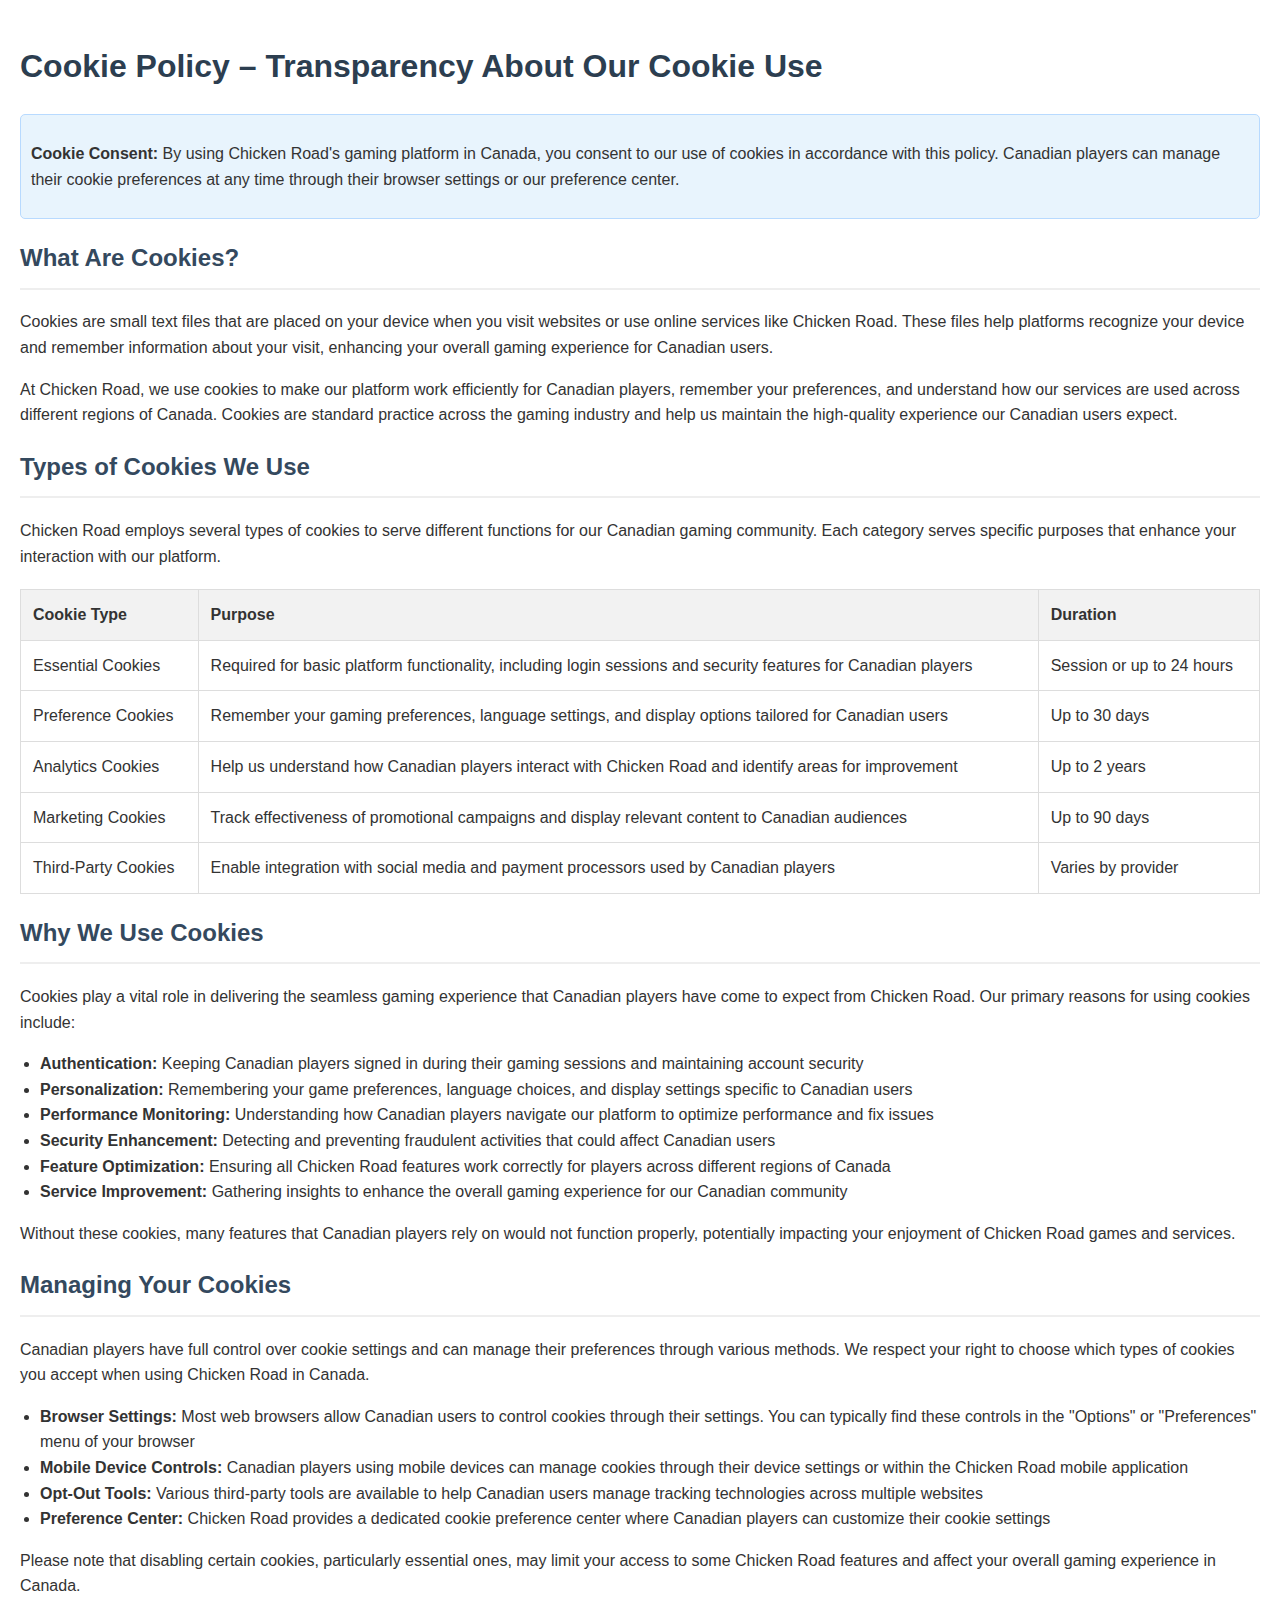
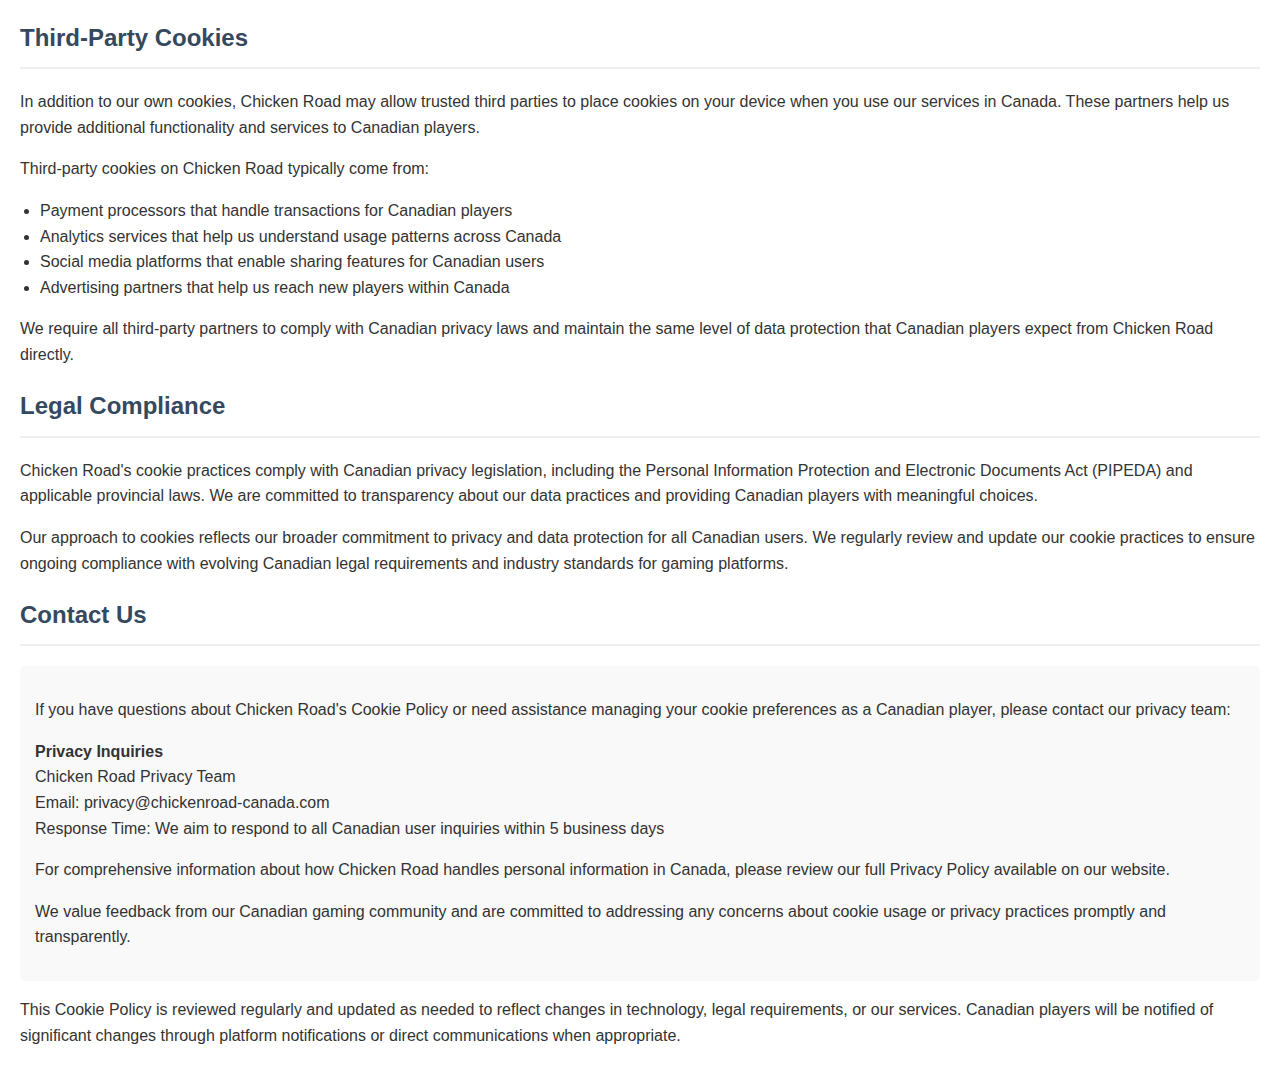
<file: cookie-policy/index.html>
<!DOCTYPE html>
<html lang="en">
<head>
    <meta charset="UTF-8">
    <meta name="viewport" content="width=device-width, initial-scale=1.0">
    <meta name="description" content="Understand how Chicken Road uses cookies to enhance your gaming experience. Learn about cookie types, management, and your privacy rights in Canada.">
    <title>Cookie Policy – Chicken Road – How We Use Cookies</title>
    <style>
        body { font-family: Arial, sans-serif; line-height: 1.6; margin: 0; padding: 20px; color: #333; }
        h1 { color: #2c3e50; }
        h2 { color: #34495e; border-bottom: 2px solid #eee; padding-bottom: 10px; }
        table { width: 100%; border-collapse: collapse; margin: 20px 0; }
        th, td { border: 1px solid #ddd; padding: 12px; text-align: left; }
        th { background-color: #f2f2f2; }
        ul { margin: 10px 0; padding-left: 20px; }
        .contact-info { background-color: #f9f9f9; padding: 15px; border-radius: 5px; }
        .cookie-notice { background-color: #e8f4fd; padding: 10px; border: 1px solid #b8daff; border-radius: 5px; margin: 15px 0; }
    </style>
</head>
<body>

    <h1>Cookie Policy – Transparency About Our Cookie Use</h1>

    <div class="cookie-notice">
        <p><strong>Cookie Consent:</strong> By using Chicken Road's gaming platform in Canada, you consent to our use of cookies in accordance with this policy. Canadian players can manage their cookie preferences at any time through their browser settings or our preference center.</p>
    </div>

    <h2>What Are Cookies?</h2>

    <p>Cookies are small text files that are placed on your device when you visit websites or use online services like Chicken Road. These files help platforms recognize your device and remember information about your visit, enhancing your overall gaming experience for Canadian users.</p>

    <p>At Chicken Road, we use cookies to make our platform work efficiently for Canadian players, remember your preferences, and understand how our services are used across different regions of Canada. Cookies are standard practice across the gaming industry and help us maintain the high-quality experience our Canadian users expect.</p>

    <h2>Types of Cookies We Use</h2>

    <p>Chicken Road employs several types of cookies to serve different functions for our Canadian gaming community. Each category serves specific purposes that enhance your interaction with our platform.</p>

    <table>
        <tr>
            <th>Cookie Type</th>
            <th>Purpose</th>
            <th>Duration</th>
        </tr>
        <tr>
            <td>Essential Cookies</td>
            <td>Required for basic platform functionality, including login sessions and security features for Canadian players</td>
            <td>Session or up to 24 hours</td>
        </tr>
        <tr>
            <td>Preference Cookies</td>
            <td>Remember your gaming preferences, language settings, and display options tailored for Canadian users</td>
            <td>Up to 30 days</td>
        </tr>
        <tr>
            <td>Analytics Cookies</td>
            <td>Help us understand how Canadian players interact with Chicken Road and identify areas for improvement</td>
            <td>Up to 2 years</td>
        </tr>
        <tr>
            <td>Marketing Cookies</td>
            <td>Track effectiveness of promotional campaigns and display relevant content to Canadian audiences</td>
            <td>Up to 90 days</td>
        </tr>
        <tr>
            <td>Third-Party Cookies</td>
            <td>Enable integration with social media and payment processors used by Canadian players</td>
            <td>Varies by provider</td>
        </tr>
    </table>

    <h2>Why We Use Cookies</h2>

    <p>Cookies play a vital role in delivering the seamless gaming experience that Canadian players have come to expect from Chicken Road. Our primary reasons for using cookies include:</p>

    <ul>
        <li><strong>Authentication:</strong> Keeping Canadian players signed in during their gaming sessions and maintaining account security</li>
        <li><strong>Personalization:</strong> Remembering your game preferences, language choices, and display settings specific to Canadian users</li>
        <li><strong>Performance Monitoring:</strong> Understanding how Canadian players navigate our platform to optimize performance and fix issues</li>
        <li><strong>Security Enhancement:</strong> Detecting and preventing fraudulent activities that could affect Canadian users</li>
        <li><strong>Feature Optimization:</strong> Ensuring all Chicken Road features work correctly for players across different regions of Canada</li>
        <li><strong>Service Improvement:</strong> Gathering insights to enhance the overall gaming experience for our Canadian community</li>
    </ul>

    <p>Without these cookies, many features that Canadian players rely on would not function properly, potentially impacting your enjoyment of Chicken Road games and services.</p>

    <h2>Managing Your Cookies</h2>

    <p>Canadian players have full control over cookie settings and can manage their preferences through various methods. We respect your right to choose which types of cookies you accept when using Chicken Road in Canada.</p>

    <ul>
        <li><strong>Browser Settings:</strong> Most web browsers allow Canadian users to control cookies through their settings. You can typically find these controls in the "Options" or "Preferences" menu of your browser</li>
        <li><strong>Mobile Device Controls:</strong> Canadian players using mobile devices can manage cookies through their device settings or within the Chicken Road mobile application</li>
        <li><strong>Opt-Out Tools:</strong> Various third-party tools are available to help Canadian users manage tracking technologies across multiple websites</li>
        <li><strong>Preference Center:</strong> Chicken Road provides a dedicated cookie preference center where Canadian players can customize their cookie settings</li>
    </ul>

    <p>Please note that disabling certain cookies, particularly essential ones, may limit your access to some Chicken Road features and affect your overall gaming experience in Canada.</p>

    <h2>Third-Party Cookies</h2>

    <p>In addition to our own cookies, Chicken Road may allow trusted third parties to place cookies on your device when you use our services in Canada. These partners help us provide additional functionality and services to Canadian players.</p>

    <p>Third-party cookies on Chicken Road typically come from:</p>
    <ul>
        <li>Payment processors that handle transactions for Canadian players</li>
        <li>Analytics services that help us understand usage patterns across Canada</li>
        <li>Social media platforms that enable sharing features for Canadian users</li>
        <li>Advertising partners that help us reach new players within Canada</li>
    </ul>

    <p>We require all third-party partners to comply with Canadian privacy laws and maintain the same level of data protection that Canadian players expect from Chicken Road directly.</p>

    <h2>Legal Compliance</h2>

    <p>Chicken Road's cookie practices comply with Canadian privacy legislation, including the Personal Information Protection and Electronic Documents Act (PIPEDA) and applicable provincial laws. We are committed to transparency about our data practices and providing Canadian players with meaningful choices.</p>

    <p>Our approach to cookies reflects our broader commitment to privacy and data protection for all Canadian users. We regularly review and update our cookie practices to ensure ongoing compliance with evolving Canadian legal requirements and industry standards for gaming platforms.</p>

    <h2>Contact Us</h2>

    <div class="contact-info">
        <p>If you have questions about Chicken Road's Cookie Policy or need assistance managing your cookie preferences as a Canadian player, please contact our privacy team:</p>

        <p><strong>Privacy Inquiries</strong><br>
        Chicken Road Privacy Team<br>
        Email: privacy@chickenroad-canada.com<br>
        Response Time: We aim to respond to all Canadian user inquiries within 5 business days</p>

        <p>For comprehensive information about how Chicken Road handles personal information in Canada, please review our full Privacy Policy available on our website.</p>

        <p>We value feedback from our Canadian gaming community and are committed to addressing any concerns about cookie usage or privacy practices promptly and transparently.</p>
    </div>

    <p>This Cookie Policy is reviewed regularly and updated as needed to reflect changes in technology, legal requirements, or our services. Canadian players will be notified of significant changes through platform notifications or direct communications when appropriate.</p>

</body>
</html>
</file>
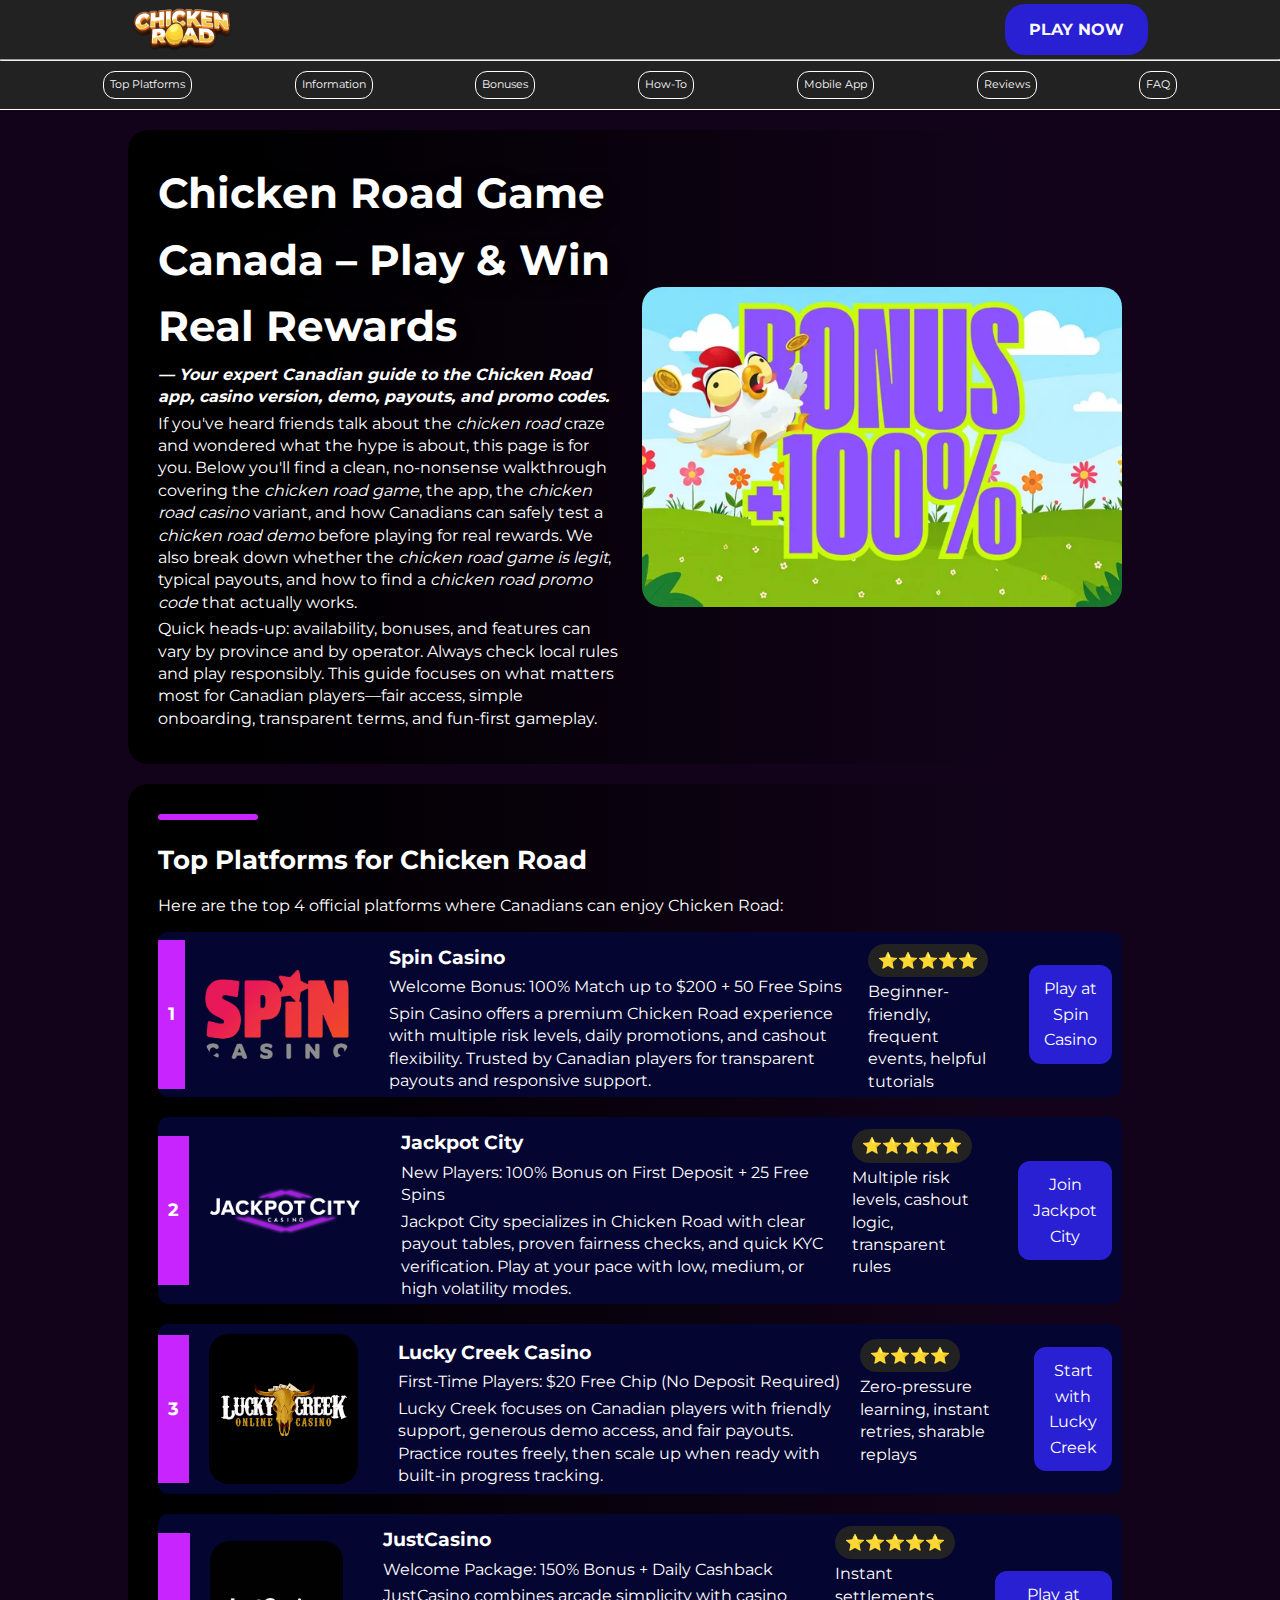
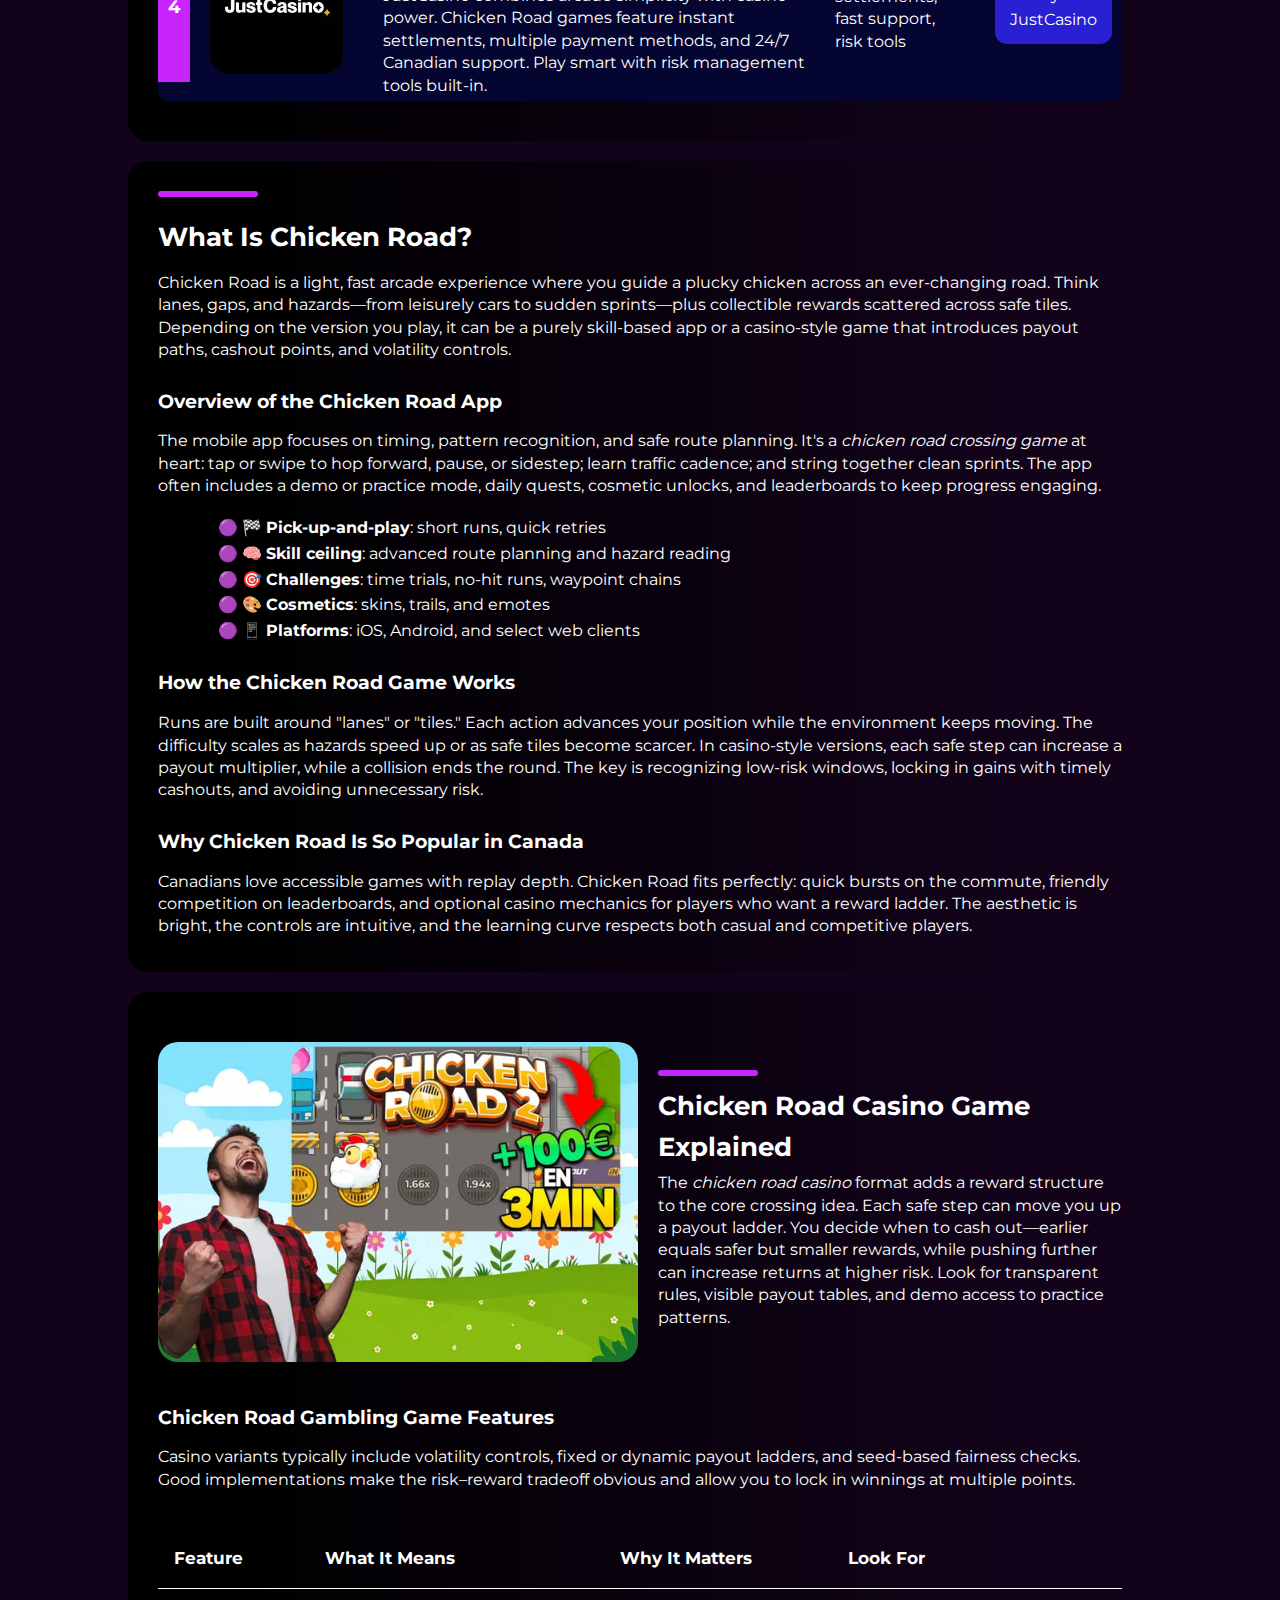
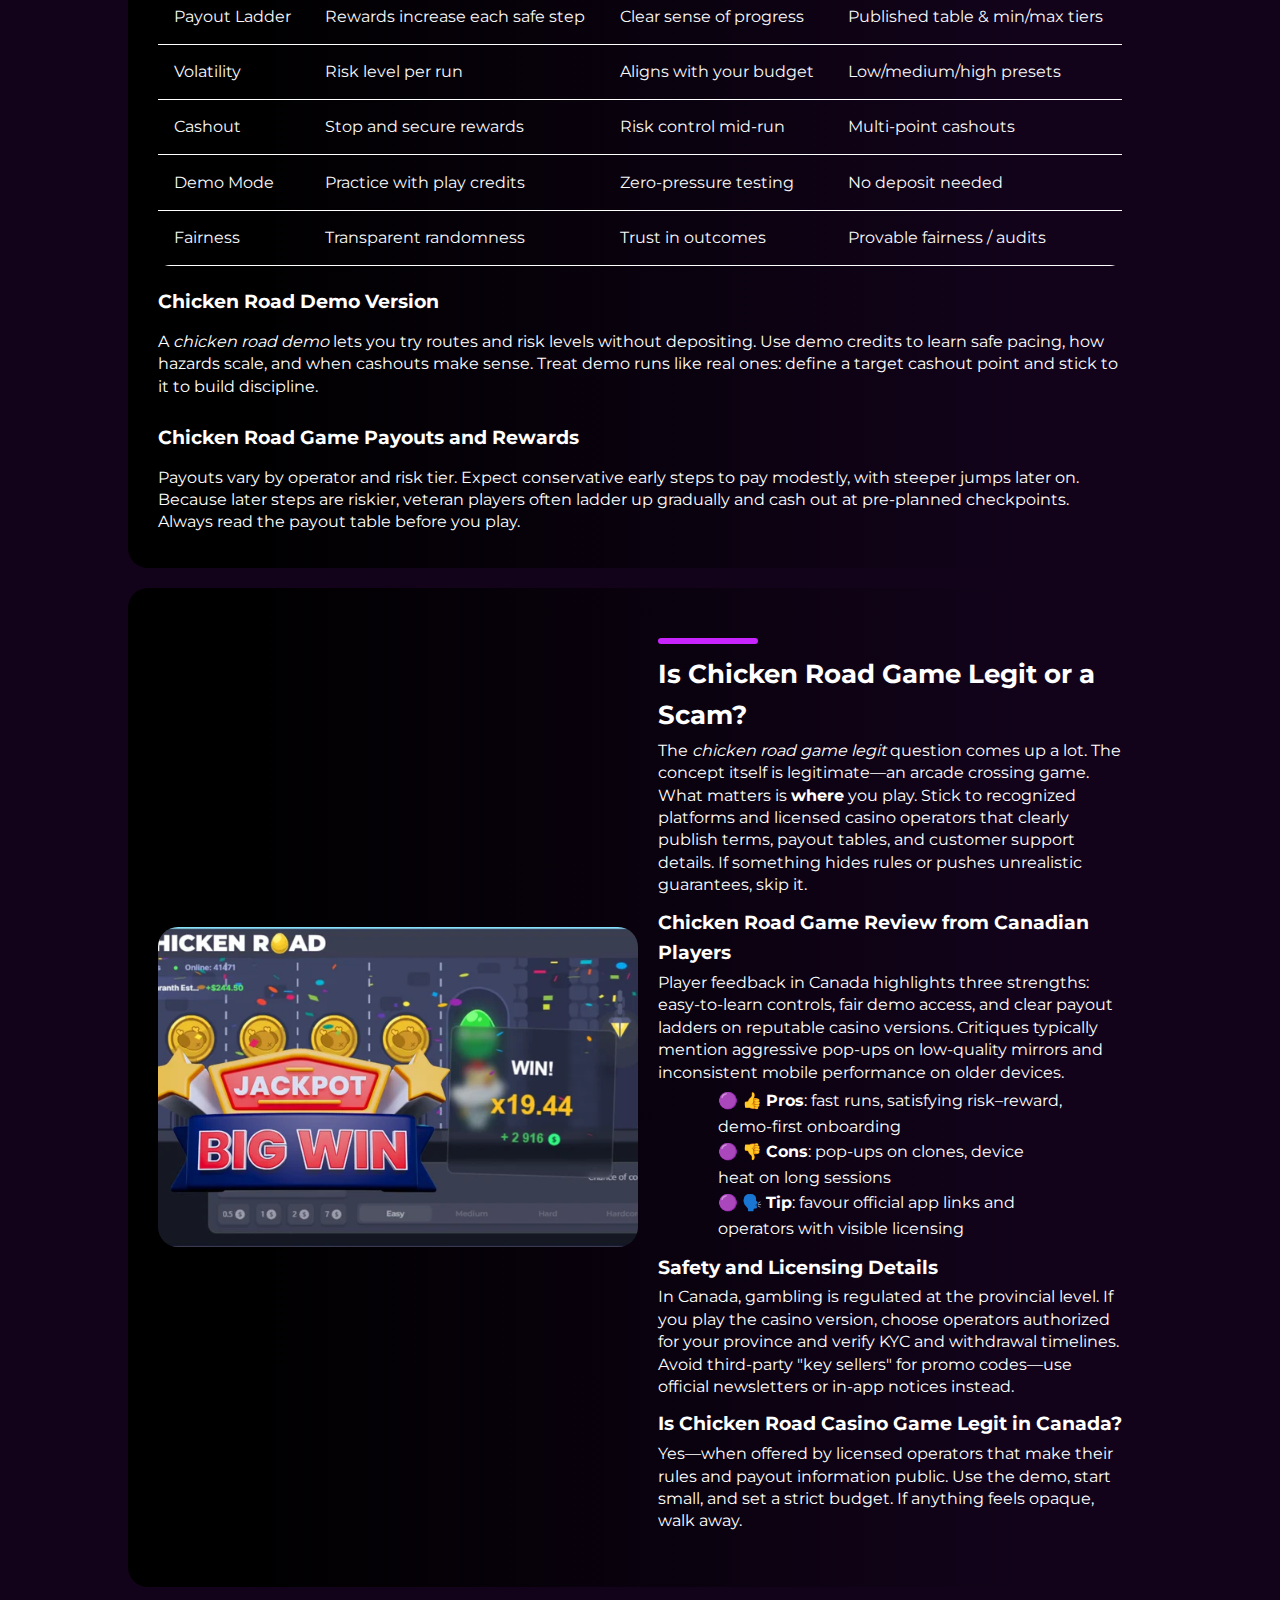
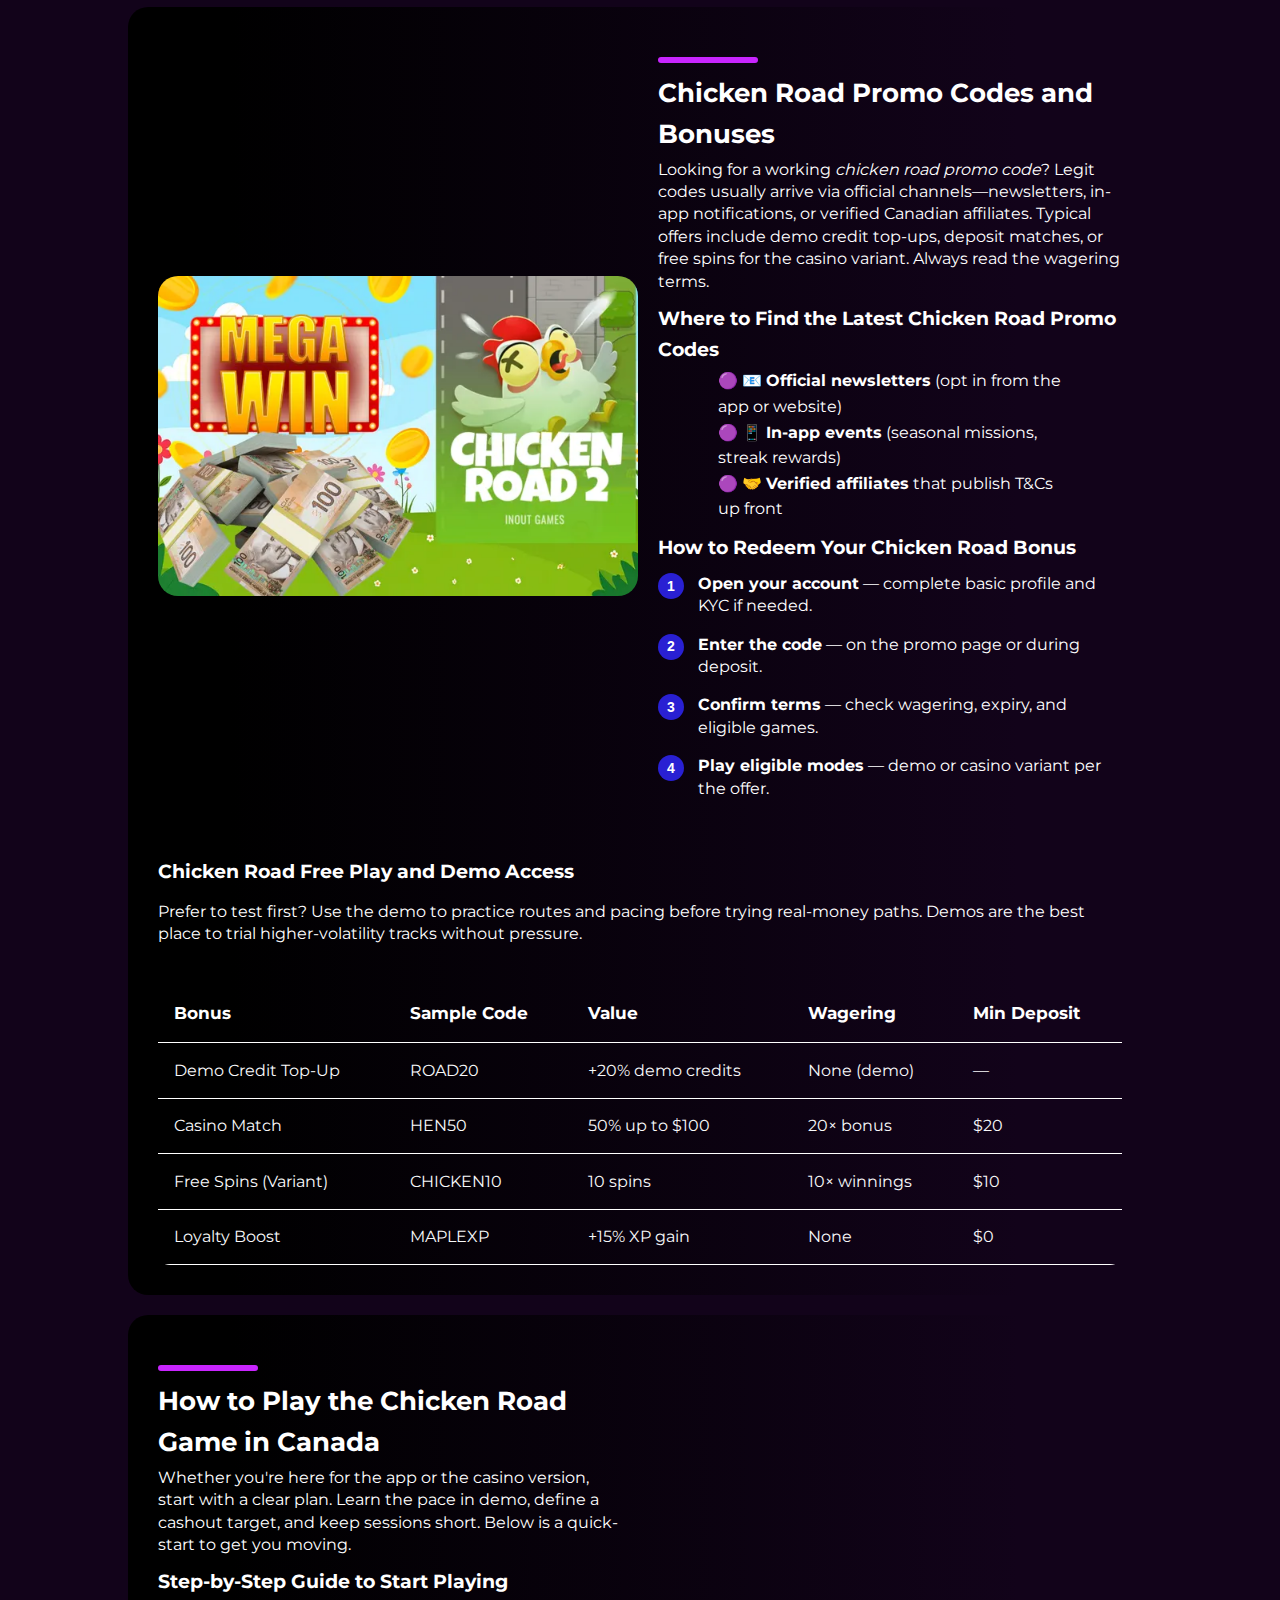
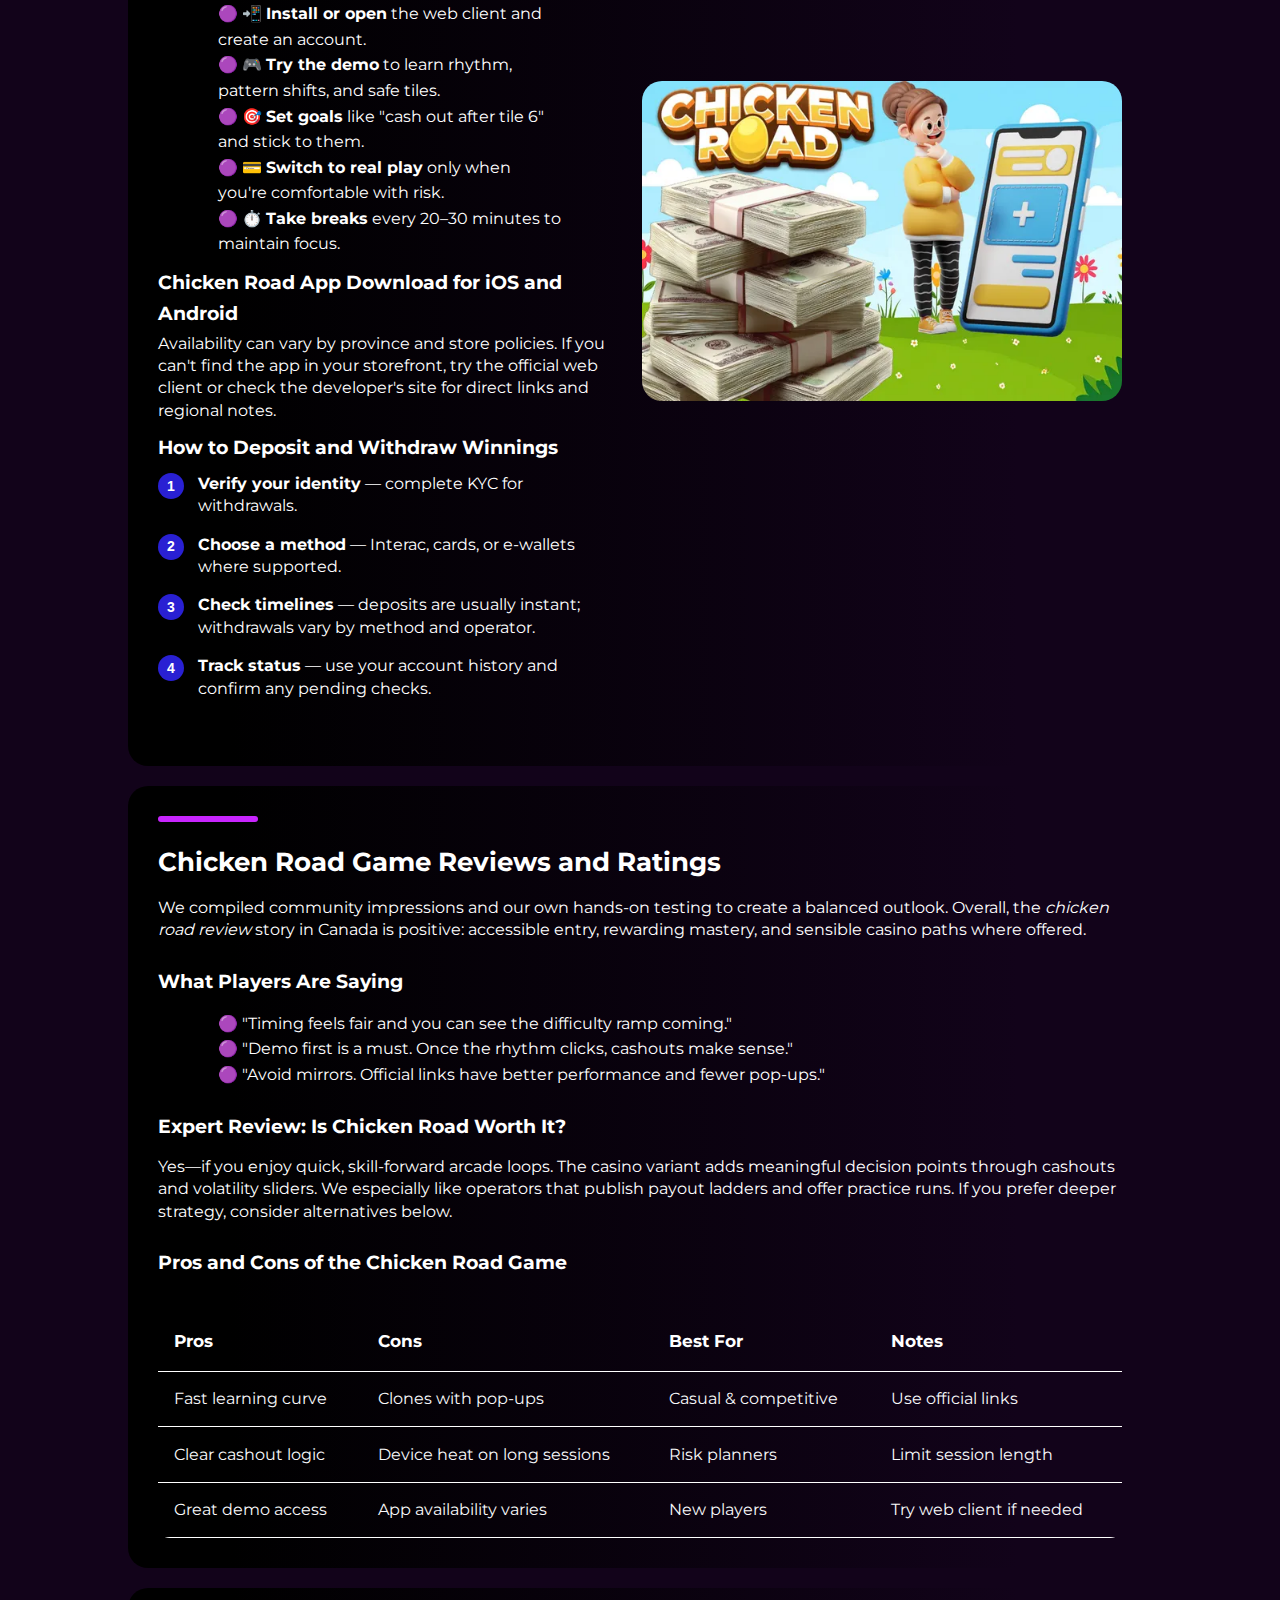
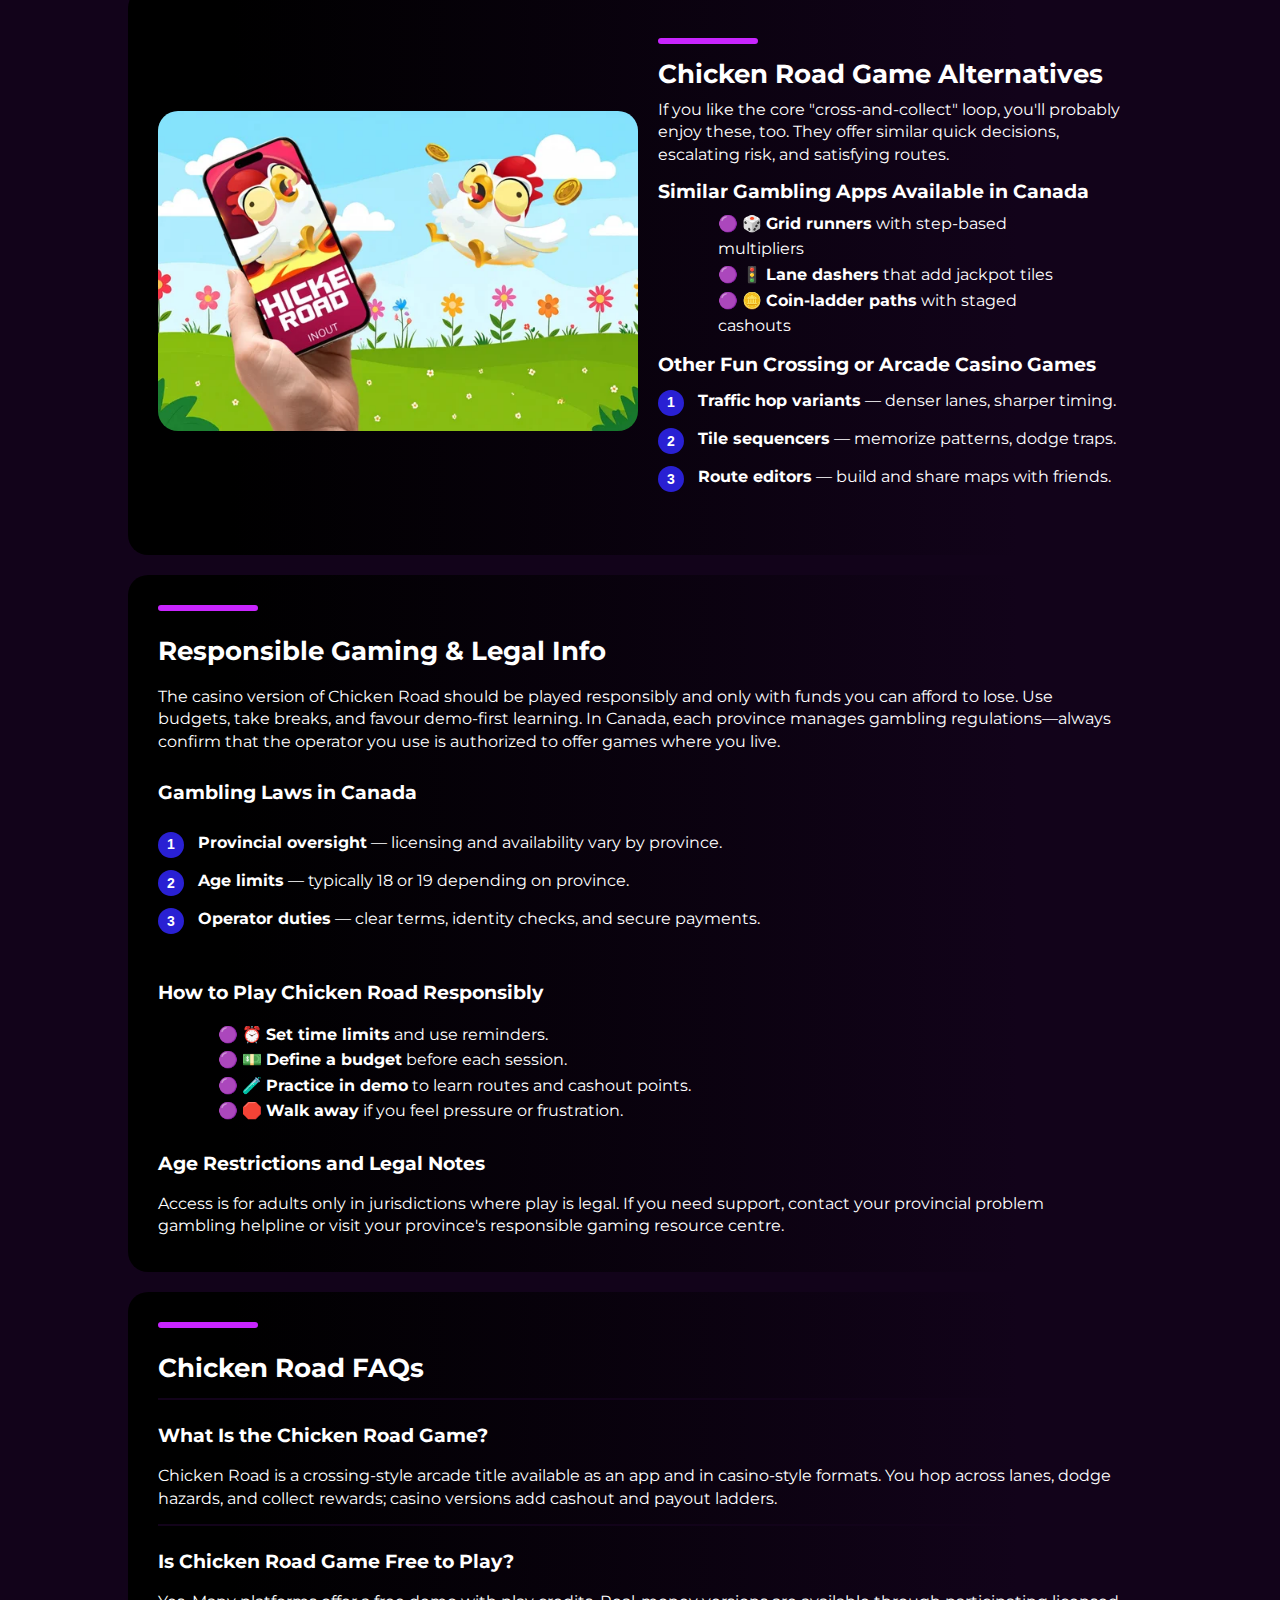
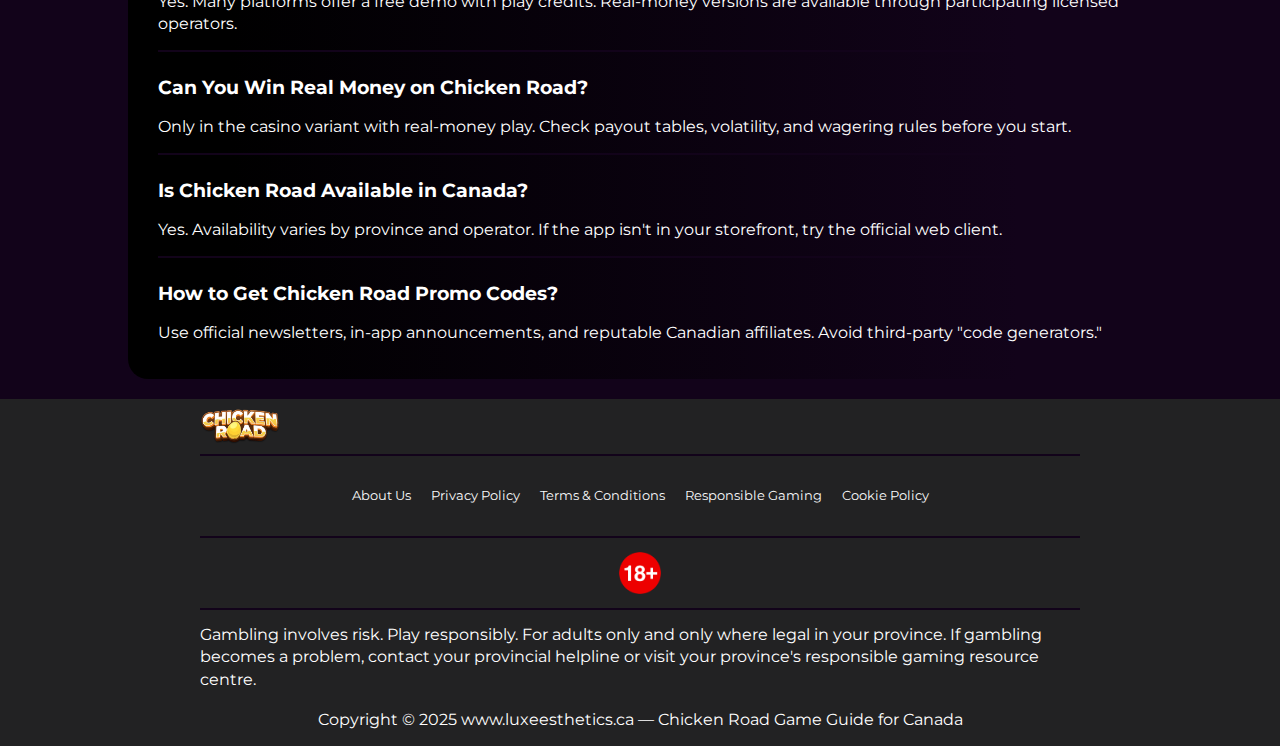
<file: en-ca/index.html>
<!DOCTYPE html>
<html lang="en-CA">
<head>
    <meta charset="UTF-8">
    <meta name="viewport" content="width=device-width, initial-scale=1.0">
    <link rel="stylesheet" href="/style.css">
    <link rel="shortcut icon" href="/favicon.ico" type="image/x-icon">
    <title>Chicken Road Game Canada – Play Chicken Road Casino & App Review</title>
    <meta name="description" content="Discover the Chicken Road game in Canada! Learn how to play, explore the casino version, check if Chicken Road is legit, and get promo codes for bonuses and free demos.">
    <meta name="googlebot" content="index,follow,noarchive">

    <link rel="alternate" hreflang="en" href="https://www.luxeesthetics.ca/">
    <link rel="alternate" hreflang="en-CA" href="https://www.luxeesthetics.ca/en-ca/">
    <link rel="canonical" href="https://www.luxeesthetics.ca/en-ca/">

    <meta property="og:type" content="website" />
    <meta property="og:title" content="Chicken Road Game Canada – Play Chicken Road Casino & App Review" />
    <meta property="og:description" content="Explore Chicken Road in Canada: app, casino game, demo, payouts, and whether Chicken Road is legit. Grab promo codes and start playing." />
    <meta property="og:url" content="https://www.luxeesthetics.ca/" />
    <meta property="og:site_name" content="Chicken Road" />
    <meta property="og:image" content="https://www.luxeesthetics.ca/img/1.webp" />
    <meta property="og:locale" content="en_CA" />

    <meta name="twitter:card" content="summary_large_image" />
    <meta name="twitter:title" content="Chicken Road Game Canada – Play Chicken Road Casino & App Review" />
    <meta name="twitter:description" content="Your complete Canadian guide to Chicken Road: how it works, casino mode, demo, payouts, safety, and promo codes." />
    <meta name="twitter:image" content="https://www.luxeesthetics.ca/img/1.webp" />
    
    <script type="application/ld+json">
        {
            "@context": "https://schema.org",
            "@type": "Article",
            "headline": "Chicken Road Game Canada – Play Chicken Road Casino & App Review",
            "description": "A comprehensive Canadian guide to the Chicken Road app and casino game: gameplay, demo, payouts, legitimacy, and promo codes.",
            "mainEntityOfPage": {
                "@type": "WebPage",
                "@id": "https://www.luxeesthetics.ca/"
            },
            "author": {
                "@type": "Person",
                "@name": "Gaming Expert",
                "url": "https://www.luxeesthetics.ca/"
            },
            "publisher": {
                "@type": "Organization",
                "name": "Chicken Road",
                "logo": {
                    "@type": "ImageObject",
                    "url": "https://www.luxeesthetics.ca/img/logo.webp"
                }
            },
            "datePublished": "2025-10-28",
            "dateModified": "2025-10-28"
        }
    </script>

    <script type="application/ld+json">
        {
            "@context": "https://schema.org",
            "@type": "WebSite",
            "url": "https://www.luxeesthetics.ca/",
            "name": "Chicken Road",
            "description": "Canadian guide to Chicken Road game, casino mode, and app.",
            "inLanguage": "en-CA"
        }
    </script>

    <script type="application/ld+json">
        {
            "@context": "https://schema.org",
            "@type": "BreadcrumbList",
            "itemListElement": [{
                    "@type": "ListItem",
                    "position": 1,
                    "name": "Home",
                    "item": "https://www.luxeesthetics.ca/"
                },
                {
                    "@type": "ListItem",
                    "position": 2,
                    "name": "Chicken Road Game Canada",
                    "item": "https://www.luxeesthetics.ca/"
                }
            ]
        }
    </script>

    <script type="application/ld+json">
        {
          "@context": "https://schema.org",
          "@type": "FAQPage",
          "mainEntity": [
            {
              "@type": "Question",
              "name": "What is the Chicken Road game?",
              "acceptedAnswer": {
                "@type": "Answer",
                "text": "Chicken Road is an arcade-style crossing game available as an app and in casino-style formats. Players guide a chicken across lanes or tiles, avoiding hazards to collect rewards. Some operators offer a demo and casino version with payout mechanics."
              }
            },
            {
              "@type": "Question",
              "name": "Is Chicken Road free to play?",
              "acceptedAnswer": {
                "@type": "Answer",
                "text": "Yes, you can try Chicken Road in free demo mode with play credits on many platforms. Real-money versions are available at participating operators that serve Canadian players."
              }
            },
            {
              "@type": "Question",
              "name": "Can you win real money on Chicken Road?",
              "acceptedAnswer": {
                "@type": "Answer",
                "text": "Real-money wins are possible only when playing the casino-style version with real funds at licensed operators. Always check payout rules, RTP ranges, and wagering requirements."
              }
            },
            {
              "@type": "Question",
              "name": "Is Chicken Road available in Canada?",
              "acceptedAnswer": {
                "@type": "Answer",
                "text": "Yes, Canadian players can access the app and web versions where offered. Availability can vary by province and operator licensing."
              }
            },
            {
              "@type": "Question",
              "name": "How do I get Chicken Road promo codes?",
              "acceptedAnswer": {
                "@type": "Answer",
                "text": "Look for official newsletters, in-app promotions, and reputable Canadian affiliate sites. Codes typically grant free demo credits, deposit matches, or free spins on the casino variant."
              }
            }
          ]
        }
    </script>
</head>
<body>
<header>
    <div class="logo-container">
        <a href="/">
            <img src="/img/logo.webp" alt="Chicken Road Logo" width="100" height="80">
        </a>
            <a href="/play/" class="btn" rel="nofollow" content="noindex">PLAY NOW</a>
    </div>
<hr>
    <nav class="navigation-list">
        <a href="#top-casinos">Top Platforms</a>
        <a href="#game-info">Information</a>
        <a href="#bonuses">Bonuses</a>
        <a href="#how-to">How-To</a>
        <a href="#mobile">Mobile App</a>
        <a href="#reviews">Reviews</a>
        <a href="#faq">FAQ</a>
    </nav>
</header>

<main>
    <div class="container">
        <div>
        <h1>Chicken Road Game Canada – Play & Win Real Rewards</h1>
        <p><b><i>— Your expert Canadian guide to the Chicken Road app, casino version, demo, payouts, and promo codes.</i></b></p>
        <p>
            If you've heard friends talk about the <em>chicken road</em> craze and wondered what the hype is about, this page is for you. Below you'll find a clean, no-nonsense walkthrough covering the <em>chicken road game</em>, the app, the <em>chicken road casino</em> variant, and how Canadians can safely test a <em>chicken road demo</em> before playing for real rewards. We also break down whether the <em>chicken road game is legit</em>, typical payouts, and how to find a <em>chicken road promo code</em> that actually works.
        </p>
        <p>
            Quick heads-up: availability, bonuses, and features can vary by province and by operator. Always check local rules and play responsibly. This guide focuses on what matters most for Canadian players—fair access, simple onboarding, transparent terms, and fun-first gameplay.
        </p>
        </div>
        <img src="/img/1.webp" alt="Chicken Road game overview for Canada" width="600" height="400">
    </div>

    <!-- TOP PLATFORMS / CASINO SHOWCASE SECTION WITH ID -->
    <div class="container-long" id="top-casinos">
        <hr class="title-line">
        <h2>Top Platforms for Chicken Road</h2>
        <p>Here are the top 4 official platforms where Canadians can enjoy Chicken Road:</p>

        <!-- CASINO CARD 1: SPIN CASINO -->
        <div class="casino-card">
            <div class="casino-rank">1</div>
            <a href="/spin-casino/" class="casino-left" rel="nofollow" content="noindex">
                <img src="/img/spin-casino-logo.webp" alt="Spin Casino logo" class="casino-logo" width="100" height="50"/>
            </a>
            <div class="casino-center">
                <div class="casino-code">
                    <a href="/spin-casino/" rel="nofollow" content="noindex"><h3>Spin Casino</h3></a>
                    <p class="casino-bonus">Welcome Bonus: 100% Match up to $200 + 50 Free Spins</p>
                    <p>Spin Casino offers a premium Chicken Road experience with multiple risk levels, daily promotions, and cashout flexibility. Trusted by Canadian players for transparent payouts and responsive support.</p>
                </div>
                <div class="casino-code">
                    <div class="casino-rating"><span class="star">⭐⭐⭐⭐⭐</span></div>
                    <p>Beginner-friendly, frequent events, helpful tutorials</p>
                </div>
            </div>
            <div class="casino-actions">
                <a href="/spin-casino/" class="btn-red-bonus" rel="nofollow" content="noindex">Play at Spin Casino</a>
            </div>
        </div>

        <!-- CASINO CARD 2: JACKPOT CITY -->
        <div class="casino-card">
            <div class="casino-rank">2</div>
            <a href="/jackpot-city/" class="casino-left" rel="nofollow" content="noindex">
                <img src="/img/jackpot-city-logo.webp" alt="Jackpot City logo" class="casino-logo" width="100" height="50"/>
            </a>
            <div class="casino-center">
                <div class="casino-code">
                    <a href="/jackpot-city/" rel="nofollow" content="noindex"><h3>Jackpot City</h3></a>
                    <p class="casino-bonus">New Players: 100% Bonus on First Deposit + 25 Free Spins</p>
                    <p>Jackpot City specializes in Chicken Road with clear payout tables, proven fairness checks, and quick KYC verification. Play at your pace with low, medium, or high volatility modes.</p>
                </div>
                <div class="casino-code">
                    <div class="casino-rating"><span class="star">⭐⭐⭐⭐⭐</span></div>
                    <p>Multiple risk levels, cashout logic, transparent rules</p>
                </div>
            </div>
            <div class="casino-actions">
                <a href="/jackpot-city/" class="btn-red-bonus" rel="nofollow" content="noindex">Join Jackpot City</a>
            </div>
        </div>

        <!-- CASINO CARD 3: LUCKY CREEK CASINO -->
        <div class="casino-card">
            <div class="casino-rank">3</div>
            <a href="/lucky-creek/" class="casino-left" rel="nofollow" content="noindex">
                <img src="/img/lucky-creek-logo.webp" alt="Lucky Creek Casino logo" class="casino-logo" width="100" height="50"/>
            </a>
            <div class="casino-center">
                <div class="casino-code">
                    <a href="/lucky-creek/" rel="nofollow" content="noindex"><h3>Lucky Creek Casino</h3></a>
                    <p class="casino-bonus">First-Time Players: $20 Free Chip (No Deposit Required)</p>
                    <p>Lucky Creek focuses on Canadian players with friendly support, generous demo access, and fair payouts. Practice routes freely, then scale up when ready with built-in progress tracking.</p>
                </div>
                <div class="casino-code">
                    <div class="casino-rating"><span class="star">⭐⭐⭐⭐</span></div>
                    <p>Zero-pressure learning, instant retries, sharable replays</p>
                </div>
            </div>
            <div class="casino-actions">
                <a href="/lucky-creek/" class="btn-red-bonus" rel="nofollow" content="noindex">Start with Lucky Creek</a>
            </div>
        </div>

        <!-- CASINO CARD 4: JUSTCASINO -->
        <div class="casino-card">
            <div class="casino-rank">4</div>
            <a href="/justcasino/" class="casino-left" rel="nofollow" content="noindex">
                <img src="/img/justcasino-logo.webp" alt="JustCasino logo" class="casino-logo" width="100" height="50"/>
            </a>
            <div class="casino-center">
                <div class="casino-code">
                    <a href="/justcasino/" rel="nofollow" content="noindex"><h3>JustCasino</h3></a>
                    <p class="casino-bonus">Welcome Package: 150% Bonus + Daily Cashback</p>
                    <p>JustCasino combines arcade simplicity with casino power. Chicken Road games feature instant settlements, multiple payment methods, and 24/7 Canadian support. Play smart with risk management tools built-in.</p>
                </div>
                <div class="casino-code">
                    <div class="casino-rating"><span class="star">⭐⭐⭐⭐⭐</span></div>
                    <p>Instant settlements, fast support, risk tools</p>
                </div>
            </div>
            <div class="casino-actions">
                <a href="/justcasino/" class="btn-red-bonus" rel="nofollow" content="noindex">Play at JustCasino</a>
            </div>
        </div>
    </div>

    <!-- GAME INFORMATION SECTION WITH ID -->
    <div class="container-long" id="game-info">
        <hr class="title-line">
        <h2>What Is Chicken Road?</h2>
        <p>
            Chicken Road is a light, fast arcade experience where you guide a plucky chicken across an ever-changing road. Think lanes, gaps, and hazards—from leisurely cars to sudden sprints—plus collectible rewards scattered across safe tiles. Depending on the version you play, it can be a purely skill-based app or a casino-style game that introduces payout paths, cashout points, and volatility controls.
        </p>
        
        <h3>Overview of the Chicken Road App</h3>
        <p>
            The mobile app focuses on timing, pattern recognition, and safe route planning. It's a <em>chicken road crossing game</em> at heart: tap or swipe to hop forward, pause, or sidestep; learn traffic cadence; and string together clean sprints. The app often includes a demo or practice mode, daily quests, cosmetic unlocks, and leaderboards to keep progress engaging.
        </p>
        <ul>
            <li>🏁 <strong>Pick-up-and-play</strong>: short runs, quick retries</li>
            <li>🧠 <strong>Skill ceiling</strong>: advanced route planning and hazard reading</li>
            <li>🎯 <strong>Challenges</strong>: time trials, no-hit runs, waypoint chains</li>
            <li>🎨 <strong>Cosmetics</strong>: skins, trails, and emotes</li>
            <li>📱 <strong>Platforms</strong>: iOS, Android, and select web clients</li>
        </ul>
        
        <h3>How the Chicken Road Game Works</h3>
        <p>
            Runs are built around "lanes" or "tiles." Each action advances your position while the environment keeps moving. The difficulty scales as hazards speed up or as safe tiles become scarcer. In casino-style versions, each safe step can increase a payout multiplier, while a collision ends the round. The key is recognizing low-risk windows, locking in gains with timely cashouts, and avoiding unnecessary risk.
        </p>
        
        <h3>Why Chicken Road Is So Popular in Canada</h3>
        <p>
            Canadians love accessible games with replay depth. Chicken Road fits perfectly: quick bursts on the commute, friendly competition on leaderboards, and optional casino mechanics for players who want a reward ladder. The aesthetic is bright, the controls are intuitive, and the learning curve respects both casual and competitive players.
        </p>
    </div>

    <!-- CASINO GAME SECTION -->
    <div class="container-long">
        <div class="flex-container">
        <img src="/img/2.webp" alt="Chicken Road casino game overview" width="600" height="400">
        <div>
            <hr class="title-line">
            <h2>Chicken Road Casino Game Explained</h2>
            <p>
                The <em>chicken road casino</em> format adds a reward structure to the core crossing idea. Each safe step can move you up a payout ladder. You decide when to cash out—earlier equals safer but smaller rewards, while pushing further can increase returns at higher risk. Look for transparent rules, visible payout tables, and demo access to practice patterns.
            </p>
            
        </div>            
        </div>
           <h3>Chicken Road Gambling Game Features</h3>
            <p>
                Casino variants typically include volatility controls, fixed or dynamic payout ladders, and seed-based fairness checks. Good implementations make the risk–reward tradeoff obvious and allow you to lock in winnings at multiple points.
            </p>
            <div class="table-wrapper">
                <table>
                    <tr><th>Feature</th><th>What It Means</th><th>Why It Matters</th><th>Look For</th></tr>
                    <tr><td>Payout Ladder</td><td>Rewards increase each safe step</td><td>Clear sense of progress</td><td>Published table &amp; min/max tiers</td></tr>
                    <tr><td>Volatility</td><td>Risk level per run</td><td>Aligns with your budget</td><td>Low/medium/high presets</td></tr>
                    <tr><td>Cashout</td><td>Stop and secure rewards</td><td>Risk control mid-run</td><td>Multi-point cashouts</td></tr>
                    <tr><td>Demo Mode</td><td>Practice with play credits</td><td>Zero-pressure testing</td><td>No deposit needed</td></tr>
                    <tr><td>Fairness</td><td>Transparent randomness</td><td>Trust in outcomes</td><td>Provable fairness / audits</td></tr>
                </table>
            </div>
            
            <h3>Chicken Road Demo Version</h3>
            <p>
                A <em>chicken road demo</em> lets you try routes and risk levels without depositing. Use demo credits to learn safe pacing, how hazards scale, and when cashouts make sense. Treat demo runs like real ones: define a target cashout point and stick to it to build discipline.
            </p>
            
            <h3>Chicken Road Game Payouts and Rewards</h3>
            <p>
                Payouts vary by operator and risk tier. Expect conservative early steps to pay modestly, with steeper jumps later on. Because later steps are riskier, veteran players often ladder up gradually and cash out at pre-planned checkpoints. Always read the payout table before you play.
            </p>
    </div>

    <!-- LEGITIMACY & SAFETY SECTION WITH ID -->
    <div class="container-long" id="mobile">
        <div class="flex-container">
            <img src="/img/3.webp" alt="Is Chicken Road game legit in Canada" width="600" height="400">
            <div>
                <hr class="title-line">
                <h2>Is Chicken Road Game Legit or a Scam?</h2>
                <p>
                    The <em>chicken road game legit</em> question comes up a lot. The concept itself is legitimate—an arcade crossing game. What matters is <strong>where</strong> you play. Stick to recognized platforms and licensed casino operators that clearly publish terms, payout tables, and customer support details. If something hides rules or pushes unrealistic guarantees, skip it.
                </p>
                
                <h3>Chicken Road Game Review from Canadian Players</h3>
                <p>
                    Player feedback in Canada highlights three strengths: easy-to-learn controls, fair demo access, and clear payout ladders on reputable casino versions. Critiques typically mention aggressive pop-ups on low-quality mirrors and inconsistent mobile performance on older devices.
                </p>
                <ul>
                    <li>👍 <strong>Pros</strong>: fast runs, satisfying risk–reward, demo-first onboarding</li>
                    <li>👎 <strong>Cons</strong>: pop-ups on clones, device heat on long sessions</li>
                    <li>🗣️ <strong>Tip</strong>: favour official app links and operators with visible licensing</li>
                </ul>
                
                <h3>Safety and Licensing Details</h3>
                <p>
                    In Canada, gambling is regulated at the provincial level. If you play the casino version, choose operators authorized for your province and verify KYC and withdrawal timelines. Avoid third-party "key sellers" for promo codes—use official newsletters or in-app notices instead.
                </p>
                
                <h3>Is Chicken Road Casino Game Legit in Canada?</h3>
                <p>
                    Yes—when offered by licensed operators that make their rules and payout information public. Use the demo, start small, and set a strict budget. If anything feels opaque, walk away.
                </p>
            </div>
        </div>
    </div>

    <!-- BONUSES SECTION WITH ID -->
    <div class="container-long" id="bonuses">
        <div class="flex-container">
                   <img src="/img/4.webp" alt="Chicken Road promo codes and bonuses Canada" width="600" height="400">
        <div>
            <hr class="title-line">
            <h2>Chicken Road Promo Codes and Bonuses</h2>
            <p>
                Looking for a working <em>chicken road promo code</em>? Legit codes usually arrive via official channels—newsletters, in-app notifications, or verified Canadian affiliates. Typical offers include demo credit top-ups, deposit matches, or free spins for the casino variant. Always read the wagering terms.
            </p>
            
            <h3>Where to Find the Latest Chicken Road Promo Codes</h3>
            <ul>
                <li>📧 <strong>Official newsletters</strong> (opt in from the app or website)</li>
                <li>📱 <strong>In-app events</strong> (seasonal missions, streak rewards)</li>
                <li>🤝 <strong>Verified affiliates</strong> that publish T&amp;Cs up front</li>
            </ul>
            
            <h3>How to Redeem Your Chicken Road Bonus</h3>
            <ol class="pink-circle-list">
                <li><p><strong>Open your account</strong> — complete basic profile and KYC if needed.</p></li>
                <li><p><strong>Enter the code</strong> — on the promo page or during deposit.</p></li>
                <li><p><strong>Confirm terms</strong> — check wagering, expiry, and eligible games.</p></li>
                <li><p><strong>Play eligible modes</strong> — demo or casino variant per the offer.</p></li>
            </ol>
        </div>
        </div>
        
        <h3>Chicken Road Free Play and Demo Access</h3>
        <p>
            Prefer to test first? Use the demo to practice routes and pacing before trying real-money paths. Demos are the best place to trial higher-volatility tracks without pressure.
        </p>
        <div class="table-wrapper">
            <table>
                <tr><th>Bonus</th><th>Sample Code</th><th>Value</th><th>Wagering</th><th>Min Deposit</th></tr>
                <tr><td>Demo Credit Top-Up</td><td>ROAD20</td><td>+20% demo credits</td><td>None (demo)</td><td>—</td></tr>
                <tr><td>Casino Match</td><td>HEN50</td><td>50% up to $100</td><td>20× bonus</td><td>$20</td></tr>
                <tr><td>Free Spins (Variant)</td><td>CHICKEN10</td><td>10 spins</td><td>10× winnings</td><td>$10</td></tr>
                <tr><td>Loyalty Boost</td><td>MAPLEXP</td><td>+15% XP gain</td><td>None</td><td>$0</td></tr>
            </table>
        </div>
    </div>

    <!-- HOW-TO PLAY SECTION WITH ID -->
    <div class="container-long" id="how-to">
        <div class="flex-container">
            <div>
            <hr class="title-line">
            <h2>How to Play the Chicken Road Game in Canada</h2>
            <p>
                Whether you're here for the app or the casino version, start with a clear plan. Learn the pace in demo, define a cashout target, and keep sessions short. Below is a quick-start to get you moving.
            </p>
            
            <h3>Step-by-Step Guide to Start Playing</h3>
            <ul>
                <li>📲 <strong>Install or open</strong> the web client and create an account.</li>
                <li>🎮 <strong>Try the demo</strong> to learn rhythm, pattern shifts, and safe tiles.</li>
                <li>🎯 <strong>Set goals</strong> like "cash out after tile 6" and stick to them.</li>
                <li>💳 <strong>Switch to real play</strong> only when you're comfortable with risk.</li>
                <li>⏱️ <strong>Take breaks</strong> every 20–30 minutes to maintain focus.</li>
            </ul>
            
            <h3>Chicken Road App Download for iOS and Android</h3>
            <p>
                Availability can vary by province and store policies. If you can't find the app in your storefront, try the official web client or check the developer's site for direct links and regional notes.
            </p>
            
            <h3>How to Deposit and Withdraw Winnings</h3>
            <ol class="pink-circle-list">
                <li><p><strong>Verify your identity</strong> — complete KYC for withdrawals.</p></li>
                <li><p><strong>Choose a method</strong> — Interac, cards, or e-wallets where supported.</p></li>
                <li><p><strong>Check timelines</strong> — deposits are usually instant; withdrawals vary by method and operator.</p></li>
                <li><p><strong>Track status</strong> — use your account history and confirm any pending checks.</p></li>
            </ol>
        </div>
        <img src="/img/5.webp" alt="How to play Chicken Road in Canada" width="600" height="400">
    </div>
    </div>

    <!-- REVIEWS SECTION WITH ID -->
    <div class="container-long" id="reviews">
        <hr class="title-line">
        <h2>Chicken Road Game Reviews and Ratings</h2>
        <p>
            We compiled community impressions and our own hands-on testing to create a balanced outlook. Overall, the <em>chicken road review</em> story in Canada is positive: accessible entry, rewarding mastery, and sensible casino paths where offered.
        </p>

        <h3>What Players Are Saying</h3>
        <ul>
            <li>"Timing feels fair and you can see the difficulty ramp coming."</li>
            <li>"Demo first is a must. Once the rhythm clicks, cashouts make sense."</li>
            <li>"Avoid mirrors. Official links have better performance and fewer pop-ups."</li>
        </ul>

        <h3>Expert Review: Is Chicken Road Worth It?</h3>
        <p>
            Yes—if you enjoy quick, skill-forward arcade loops. The casino variant adds meaningful decision points through cashouts and volatility sliders. We especially like operators that publish payout ladders and offer practice runs. If you prefer deeper strategy, consider alternatives below.
        </p>

        <h3>Pros and Cons of the Chicken Road Game</h3>
        <div class="table-wrapper">
            <table>
                <tr><th>Pros</th><th>Cons</th><th>Best For</th><th>Notes</th></tr>
                <tr><td>Fast learning curve</td><td>Clones with pop-ups</td><td>Casual &amp; competitive</td><td>Use official links</td></tr>
                <tr><td>Clear cashout logic</td><td>Device heat on long sessions</td><td>Risk planners</td><td>Limit session length</td></tr>
                <tr><td>Great demo access</td><td>App availability varies</td><td>New players</td><td>Try web client if needed</td></tr>
            </table>
        </div>
    </div>

    <div class="container-long">
        <div class="flex-container">
            <img src="/img/6.webp" alt="Chicken Road alternatives and legal info Canada" width="600" height="400">
            <div>
                <hr class="title-line">
                <h2>Chicken Road Game Alternatives</h2>
                <p>
                    If you like the core "cross-and-collect" loop, you'll probably enjoy these, too. They offer similar quick decisions, escalating risk, and satisfying routes.
                </p>
                
                <h3>Similar Gambling Apps Available in Canada</h3>
                <ul>
                    <li>🎲 <strong>Grid runners</strong> with step-based multipliers</li>
                    <li>🚦 <strong>Lane dashers</strong> that add jackpot tiles</li>
                    <li>🪙 <strong>Coin-ladder paths</strong> with staged cashouts</li>
                </ul>
                
                <h3>Other Fun Crossing or Arcade Casino Games</h3>
                <ol class="pink-circle-list">
                    <li><p><strong>Traffic hop variants</strong> — denser lanes, sharper timing.</p></li>
                    <li><p><strong>Tile sequencers</strong> — memorize patterns, dodge traps.</p></li>
                    <li><p><strong>Route editors</strong> — build and share maps with friends.</p></li>
                </ol>
            </div>
        </div>
    </div>

    <div class="container-long">
        <hr class="title-line">
        <h2>Responsible Gaming & Legal Info</h2>
        <p>
            The casino version of Chicken Road should be played responsibly and only with funds you can afford to lose. Use budgets, take breaks, and favour demo-first learning. In Canada, each province manages gambling regulations—always confirm that the operator you use is authorized to offer games where you live.
        </p>

        <h3>Gambling Laws in Canada</h3>
        <ol class="pink-circle-list">
            <li><p><strong>Provincial oversight</strong> — licensing and availability vary by province.</p></li>
            <li><p><strong>Age limits</strong> — typically 18 or 19 depending on province.</p></li>
            <li><p><strong>Operator duties</strong> — clear terms, identity checks, and secure payments.</p></li>
        </ol>

        <h3>How to Play Chicken Road Responsibly</h3>
        <ul>
            <li>⏰ <strong>Set time limits</strong> and use reminders.</li>
            <li>💵 <strong>Define a budget</strong> before each session.</li>
            <li>🧪 <strong>Practice in demo</strong> to learn routes and cashout points.</li>
            <li>🛑 <strong>Walk away</strong> if you feel pressure or frustration.</li>
        </ul>

        <h3>Age Restrictions and Legal Notes</h3>
        <p>
            Access is for adults only in jurisdictions where play is legal. If you need support, contact your provincial problem gambling helpline or visit your province's responsible gaming resource centre.
        </p>
    </div>

    <!-- FAQ SECTION WITH ID -->
    <div class="container-long" id="faq">
        <hr class="title-line">
        <h2>Chicken Road FAQs</h2>
        <hr class="faq-hr">
        <h3>What Is the Chicken Road Game?</h3>
        <p>Chicken Road is a crossing-style arcade title available as an app and in casino-style formats. You hop across lanes, dodge hazards, and collect rewards; casino versions add cashout and payout ladders.</p>
        
        <hr class="faq-hr">
        <h3>Is Chicken Road Game Free to Play?</h3>
        <p>Yes. Many platforms offer a free demo with play credits. Real-money versions are available through participating licensed operators.</p>
        
        <hr class="faq-hr">
        <h3>Can You Win Real Money on Chicken Road?</h3>
        <p>Only in the casino variant with real-money play. Check payout tables, volatility, and wagering rules before you start.</p>
        
        <hr class="faq-hr">
        <h3>Is Chicken Road Available in Canada?</h3>
        <p>Yes. Availability varies by province and operator. If the app isn't in your storefront, try the official web client.</p>

        <hr class="faq-hr">
        <h3>How to Get Chicken Road Promo Codes?</h3>
        <p>Use official newsletters, in-app announcements, and reputable Canadian affiliates. Avoid third-party "code generators."</p>
    </div>

</main>

<footer>
    <a href="/">
        <img src="/img/logo.webp" alt="Chicken Road" width="80" height="80">  
    </a>
    <hr class="faq-hr">
        <div class="flex-container">
        <a href="/about-us/">About Us</a>
        <a href="/privacy-policy/">Privacy Policy</a>
        <a href="/terms-conditions/">Terms & Conditions</a>
        <a href="/responsible-gambling/">Responsible Gaming</a>
        <a href="/cookie-policy/">Cookie Policy</a>
    </div>
    <hr class="faq-hr">
    <img src="/img/18-icon.webp" alt="18+ Icon" width="50" height="50">
    <hr class="faq-hr">
    <p>
        Gambling involves risk. Play responsibly. For adults only and only where legal in your province. If gambling becomes a problem, contact your provincial helpline or visit your province's responsible gaming resource centre.
    </p>
    <p>
        Copyright © 2025 www.luxeesthetics.ca — Chicken Road Game Guide for Canada
    </p>
</footer>
</body>
</html>
</file>
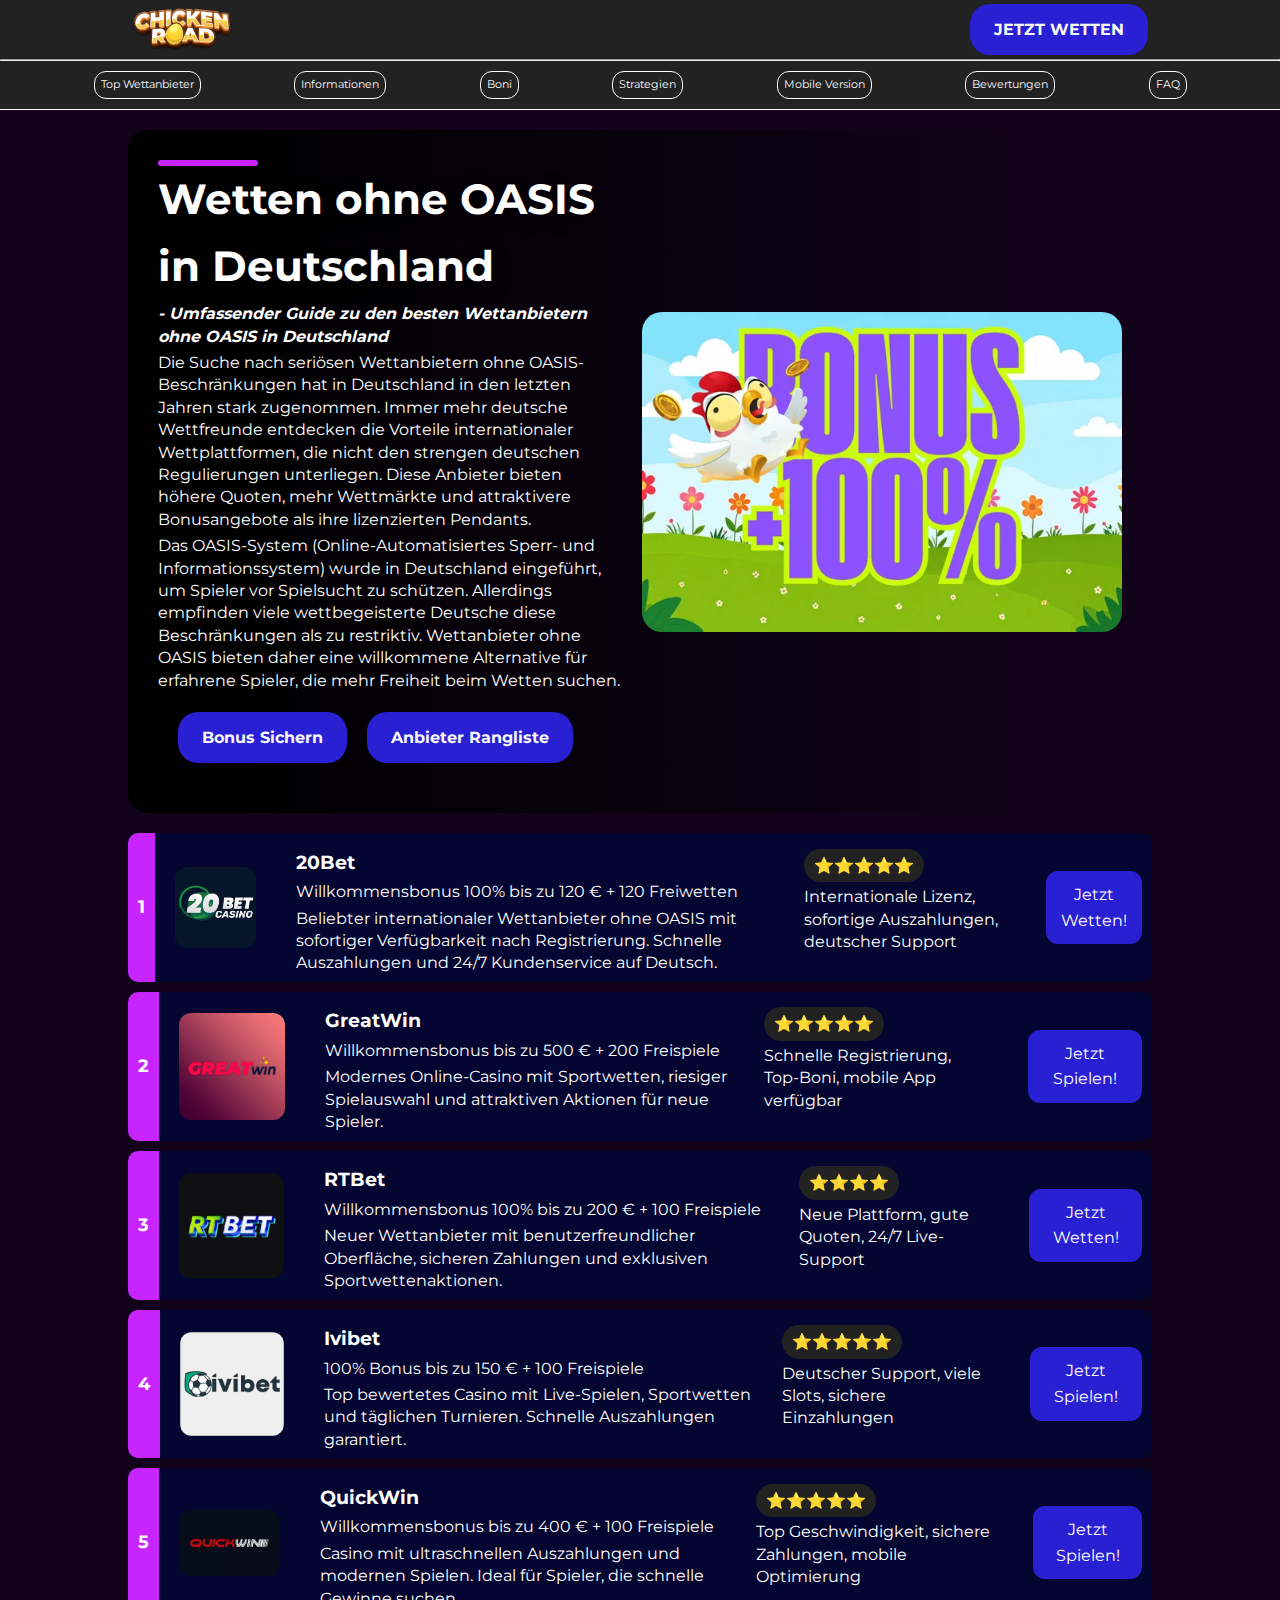
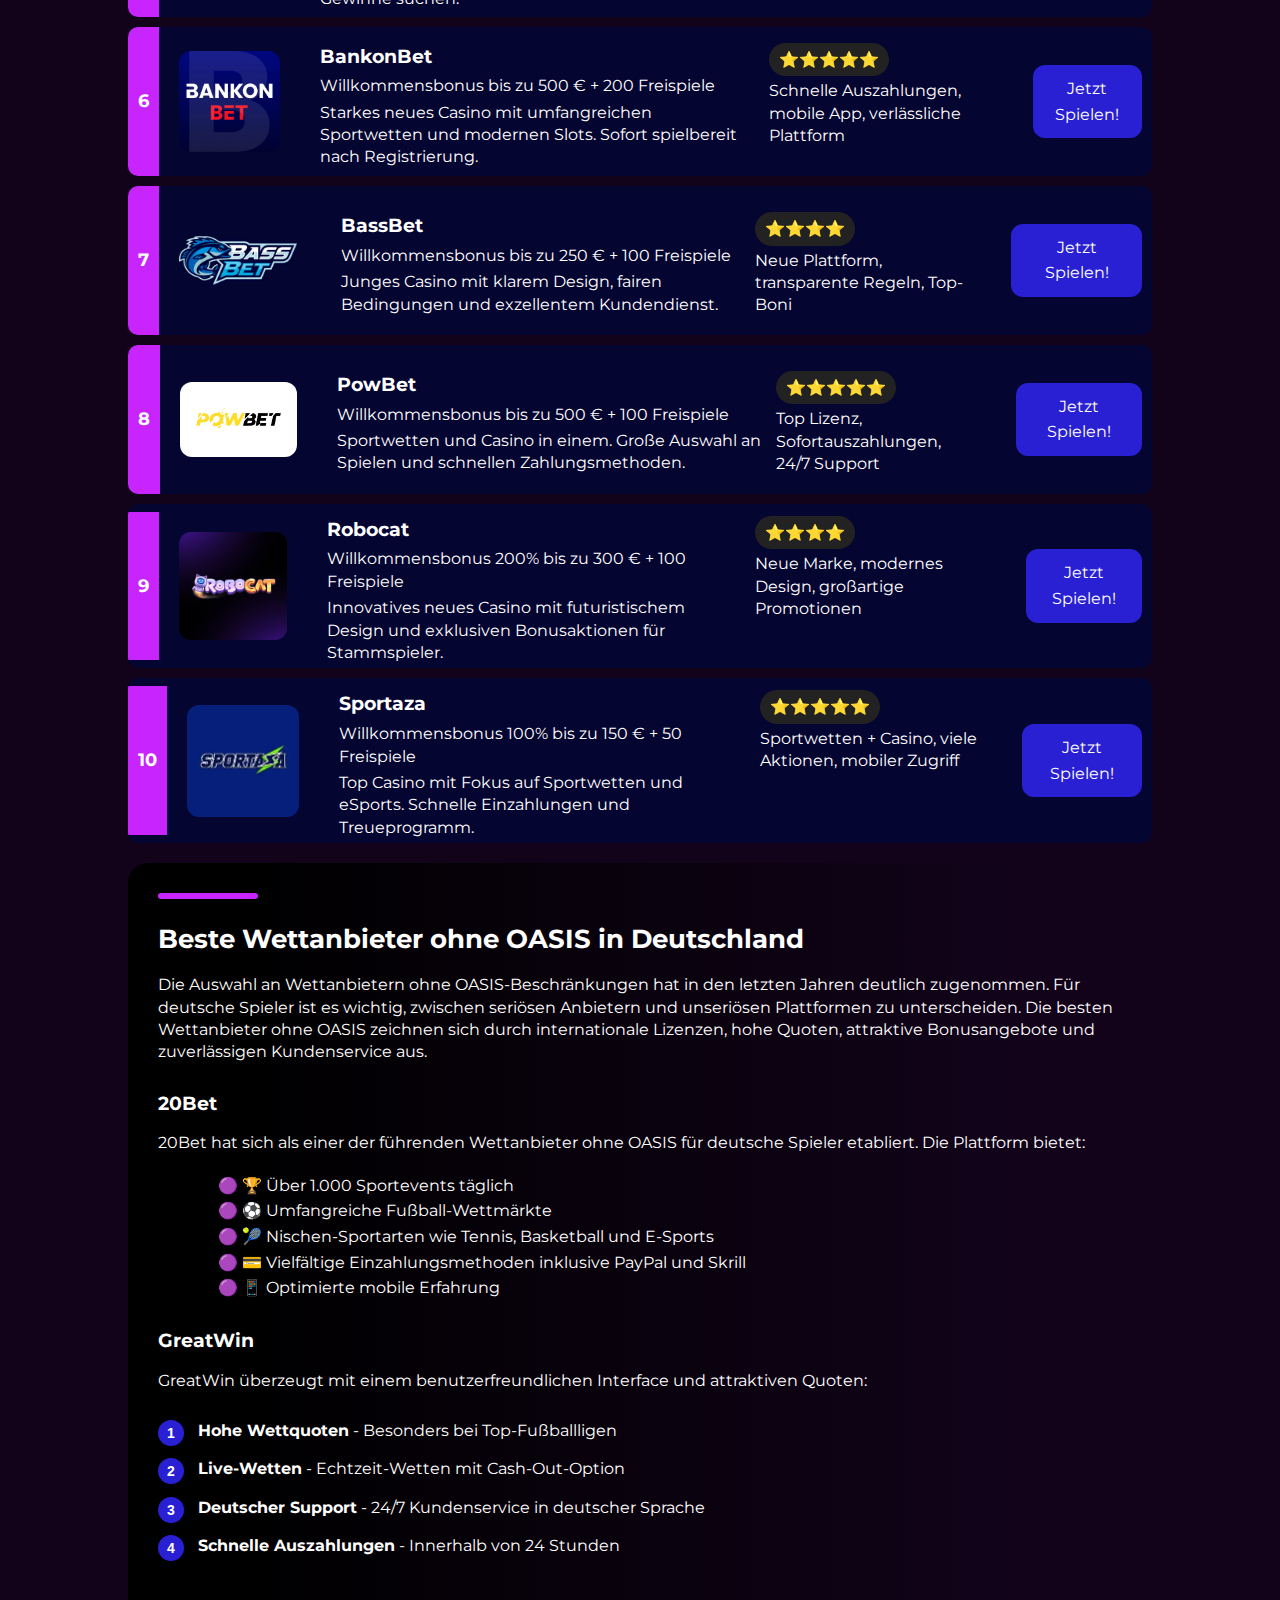
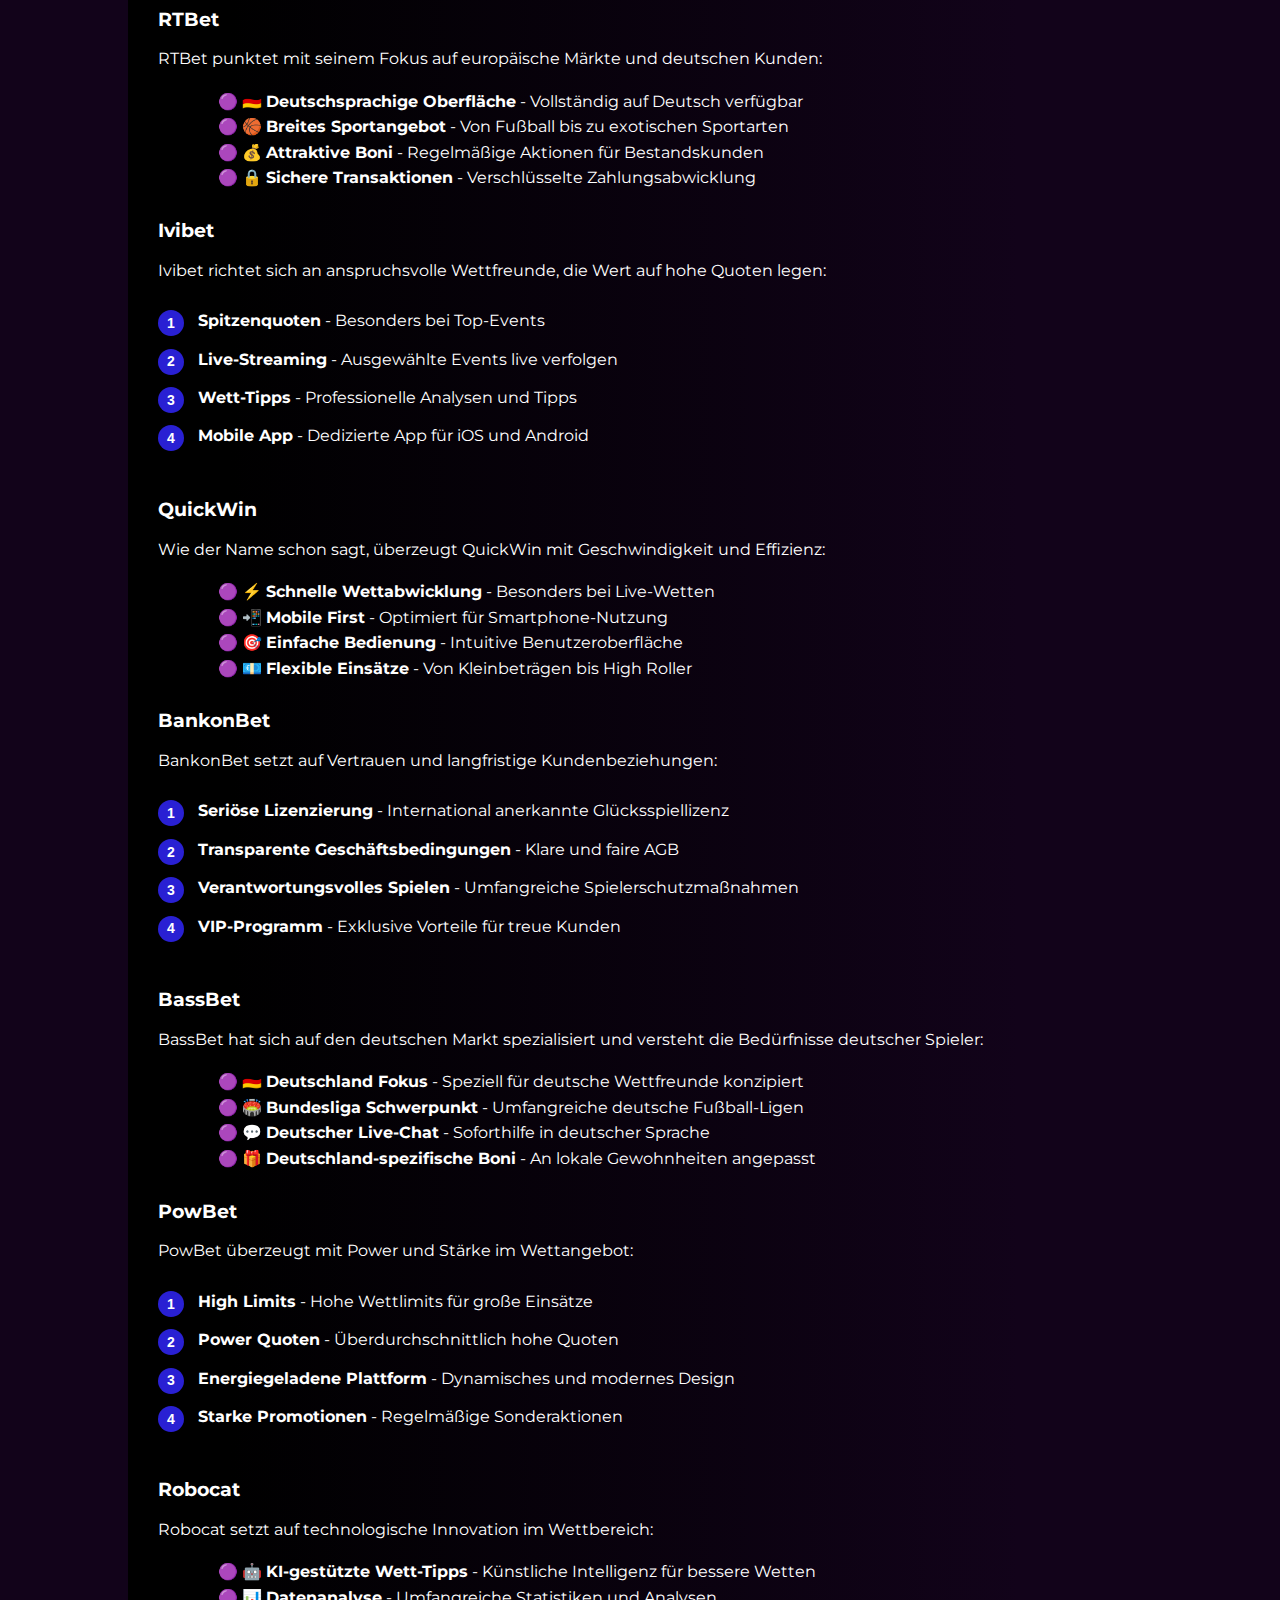
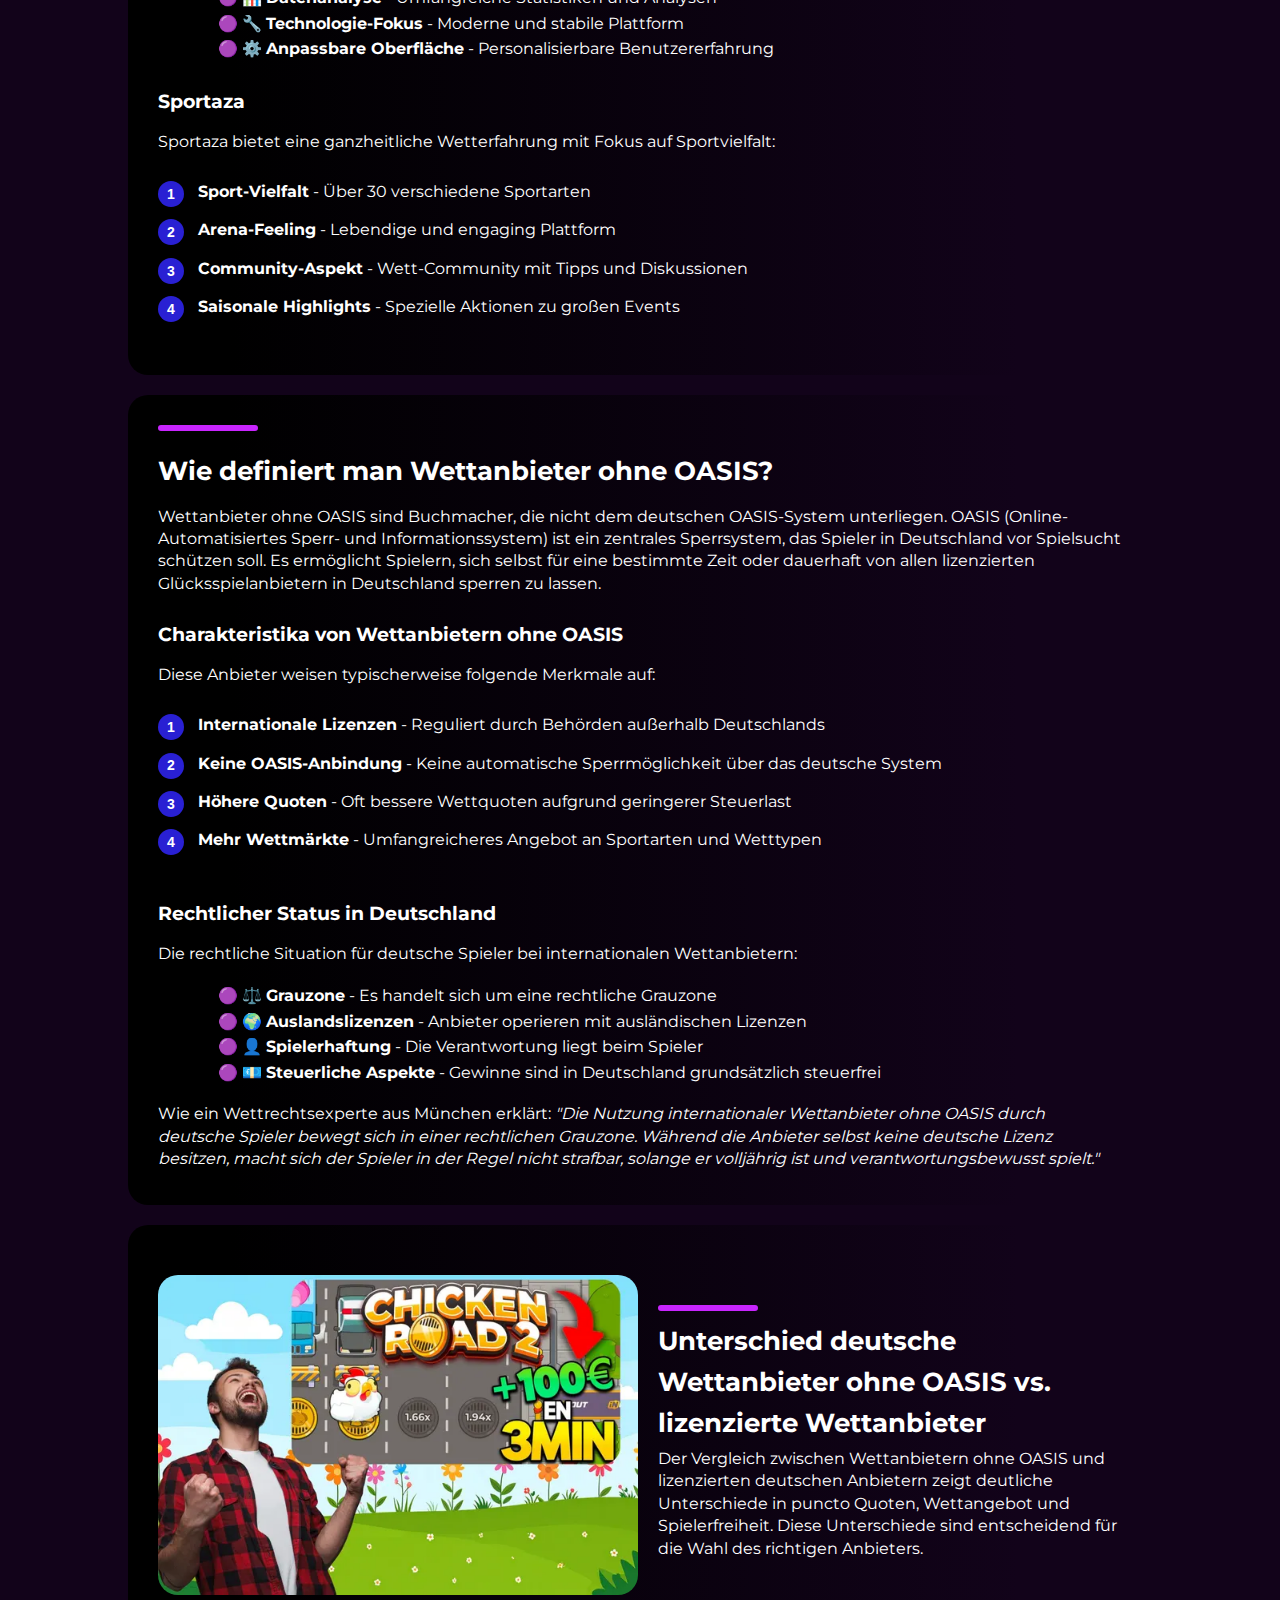
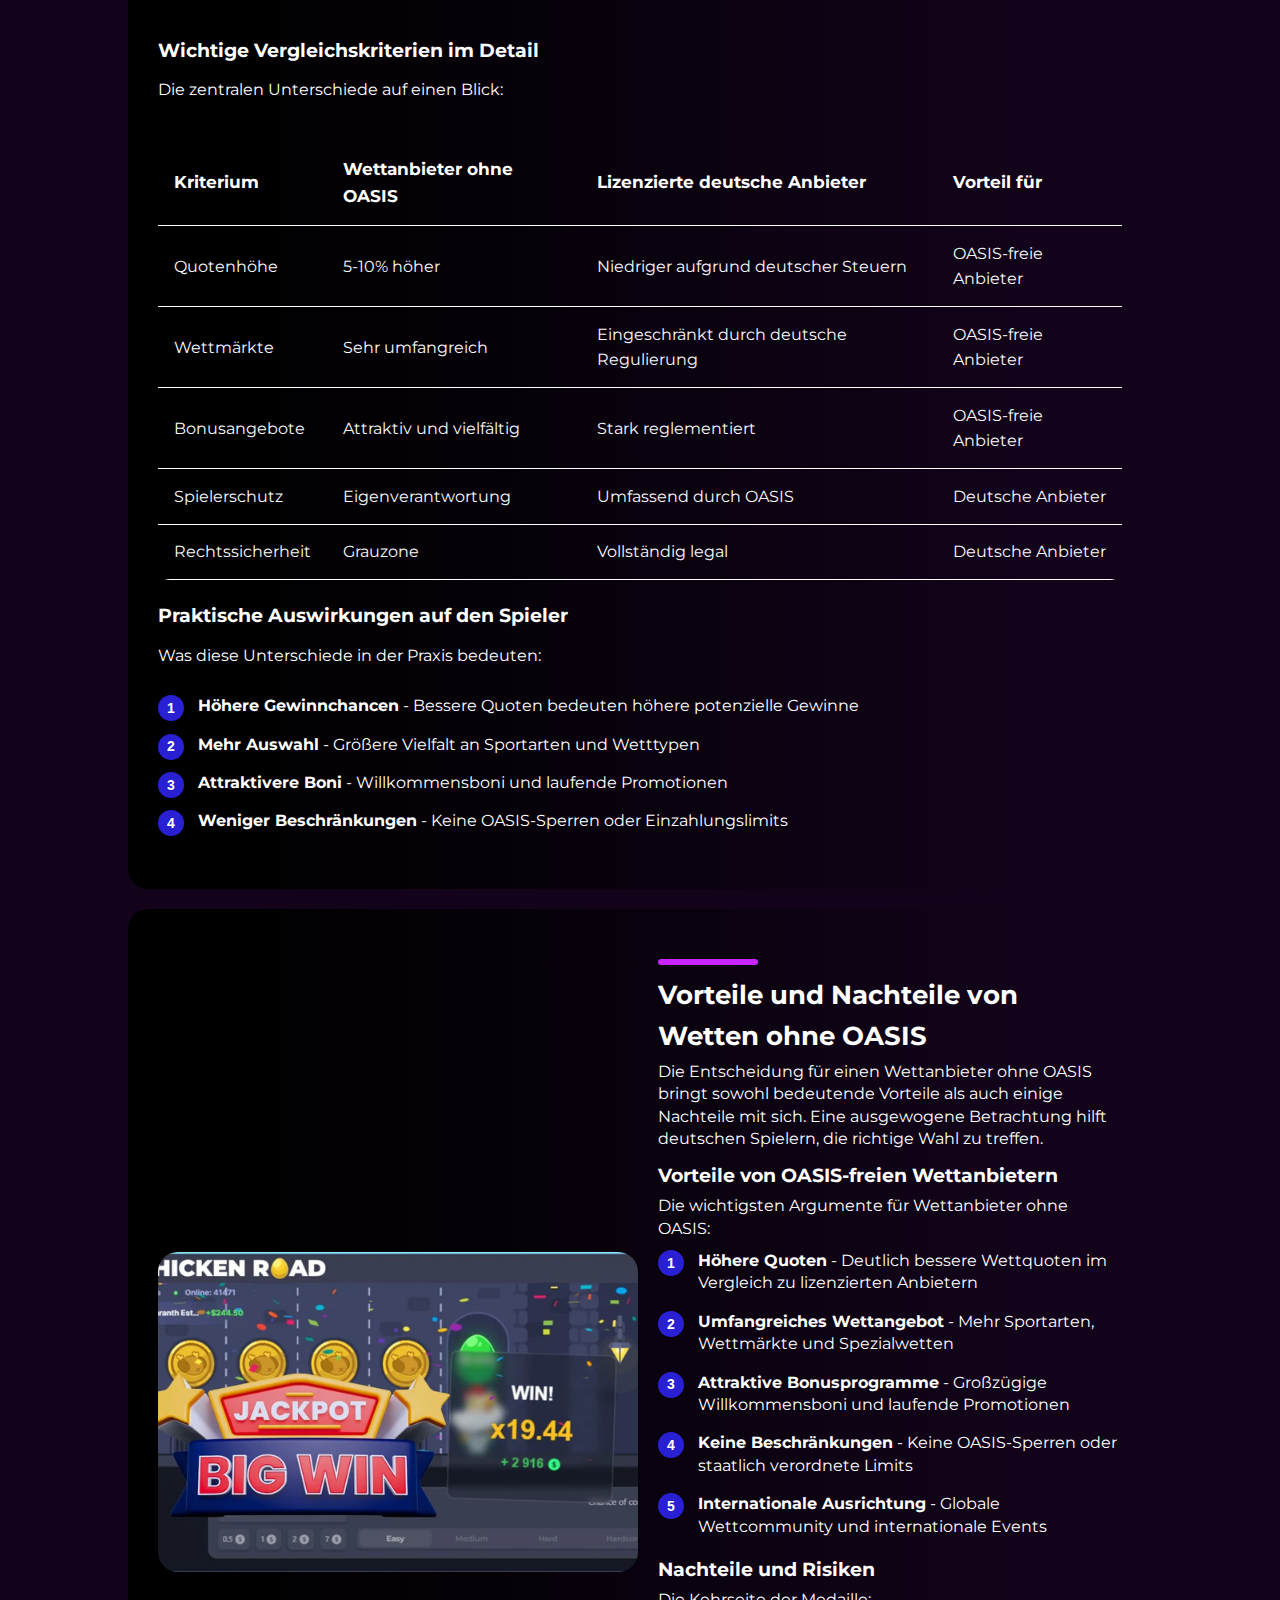
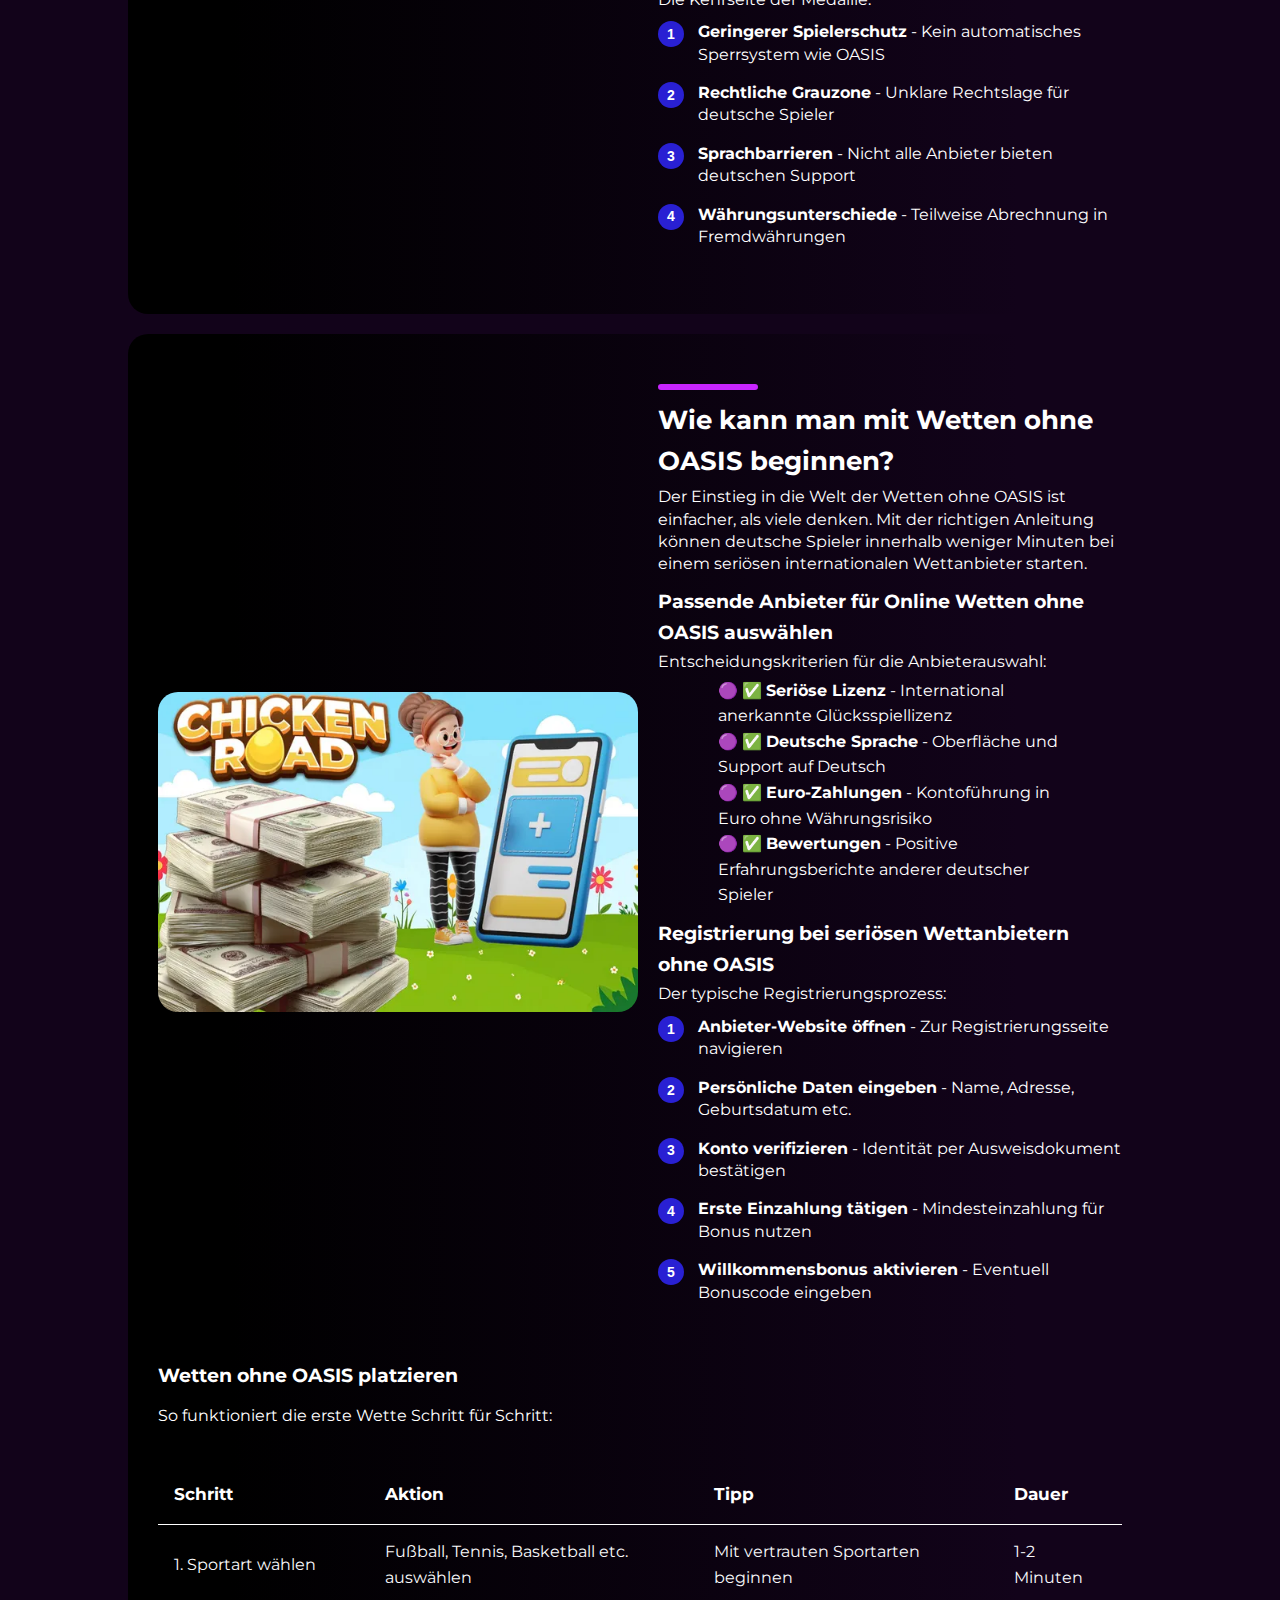
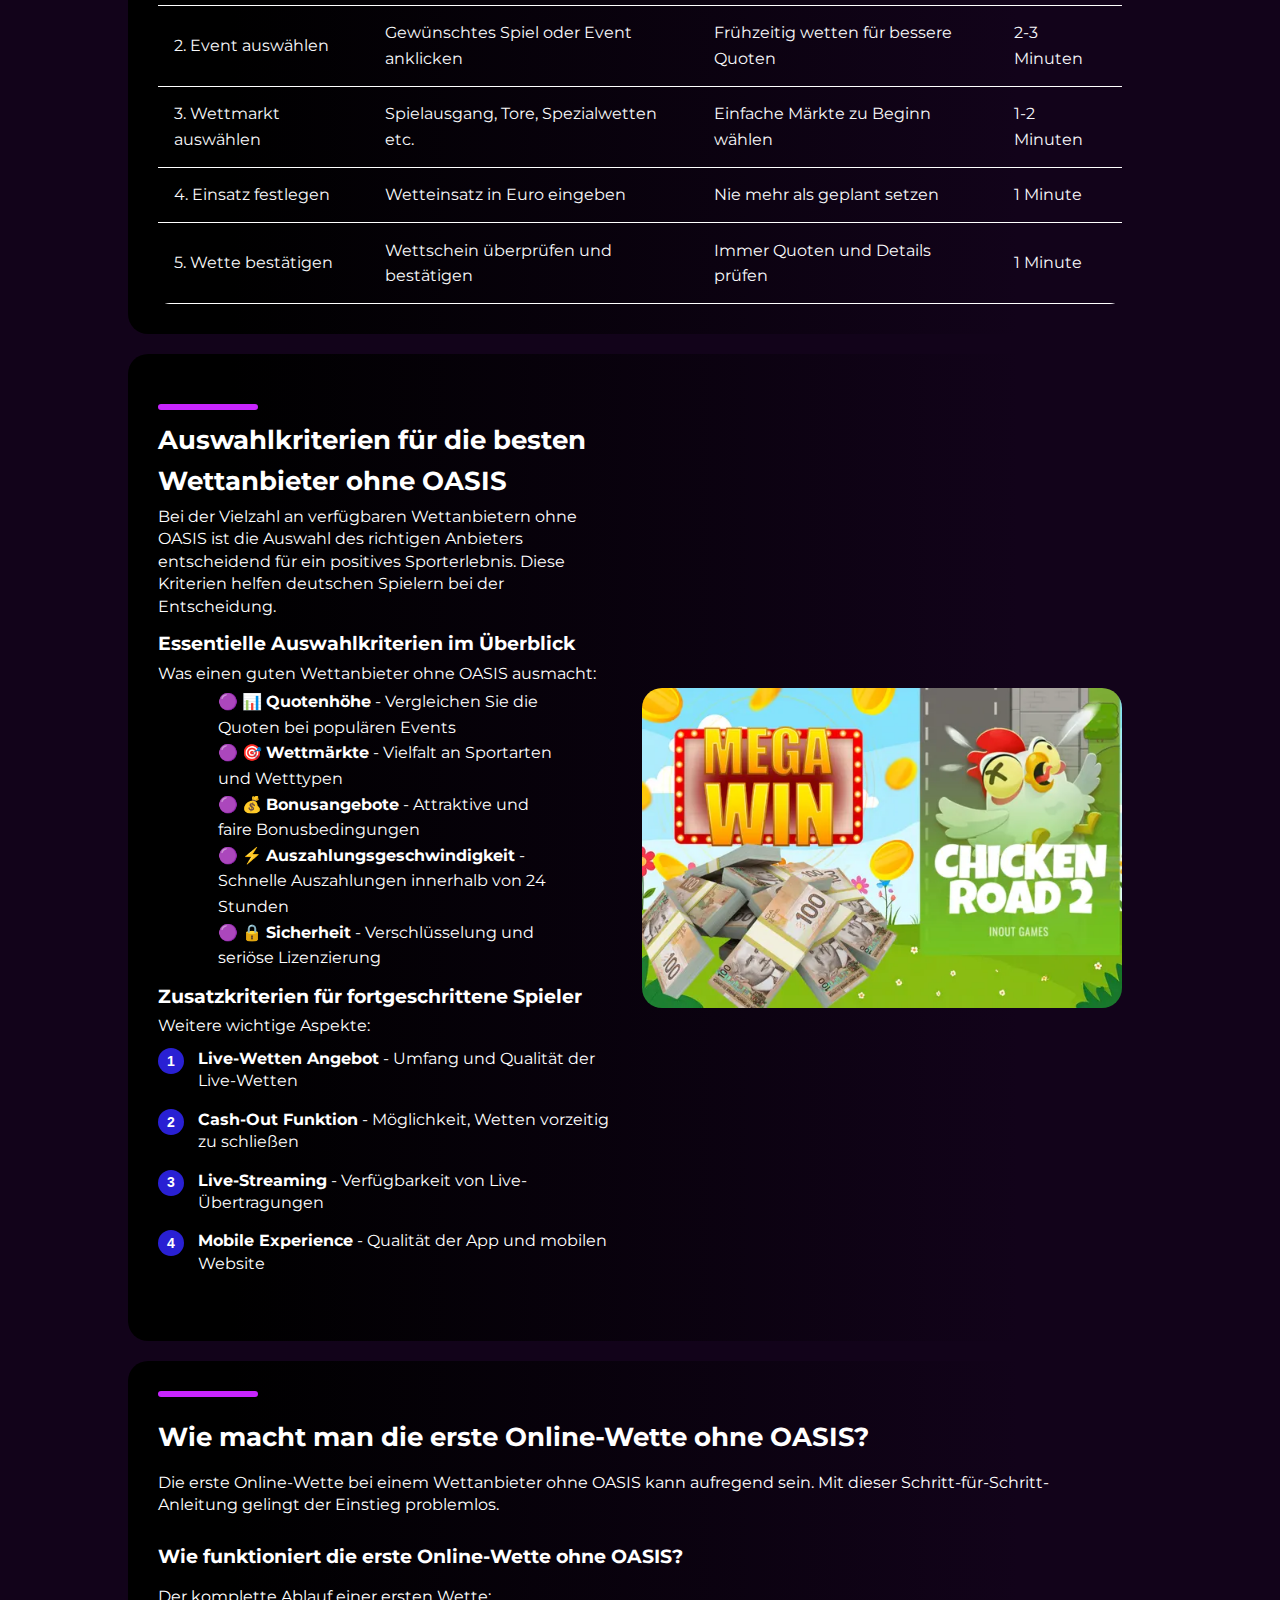
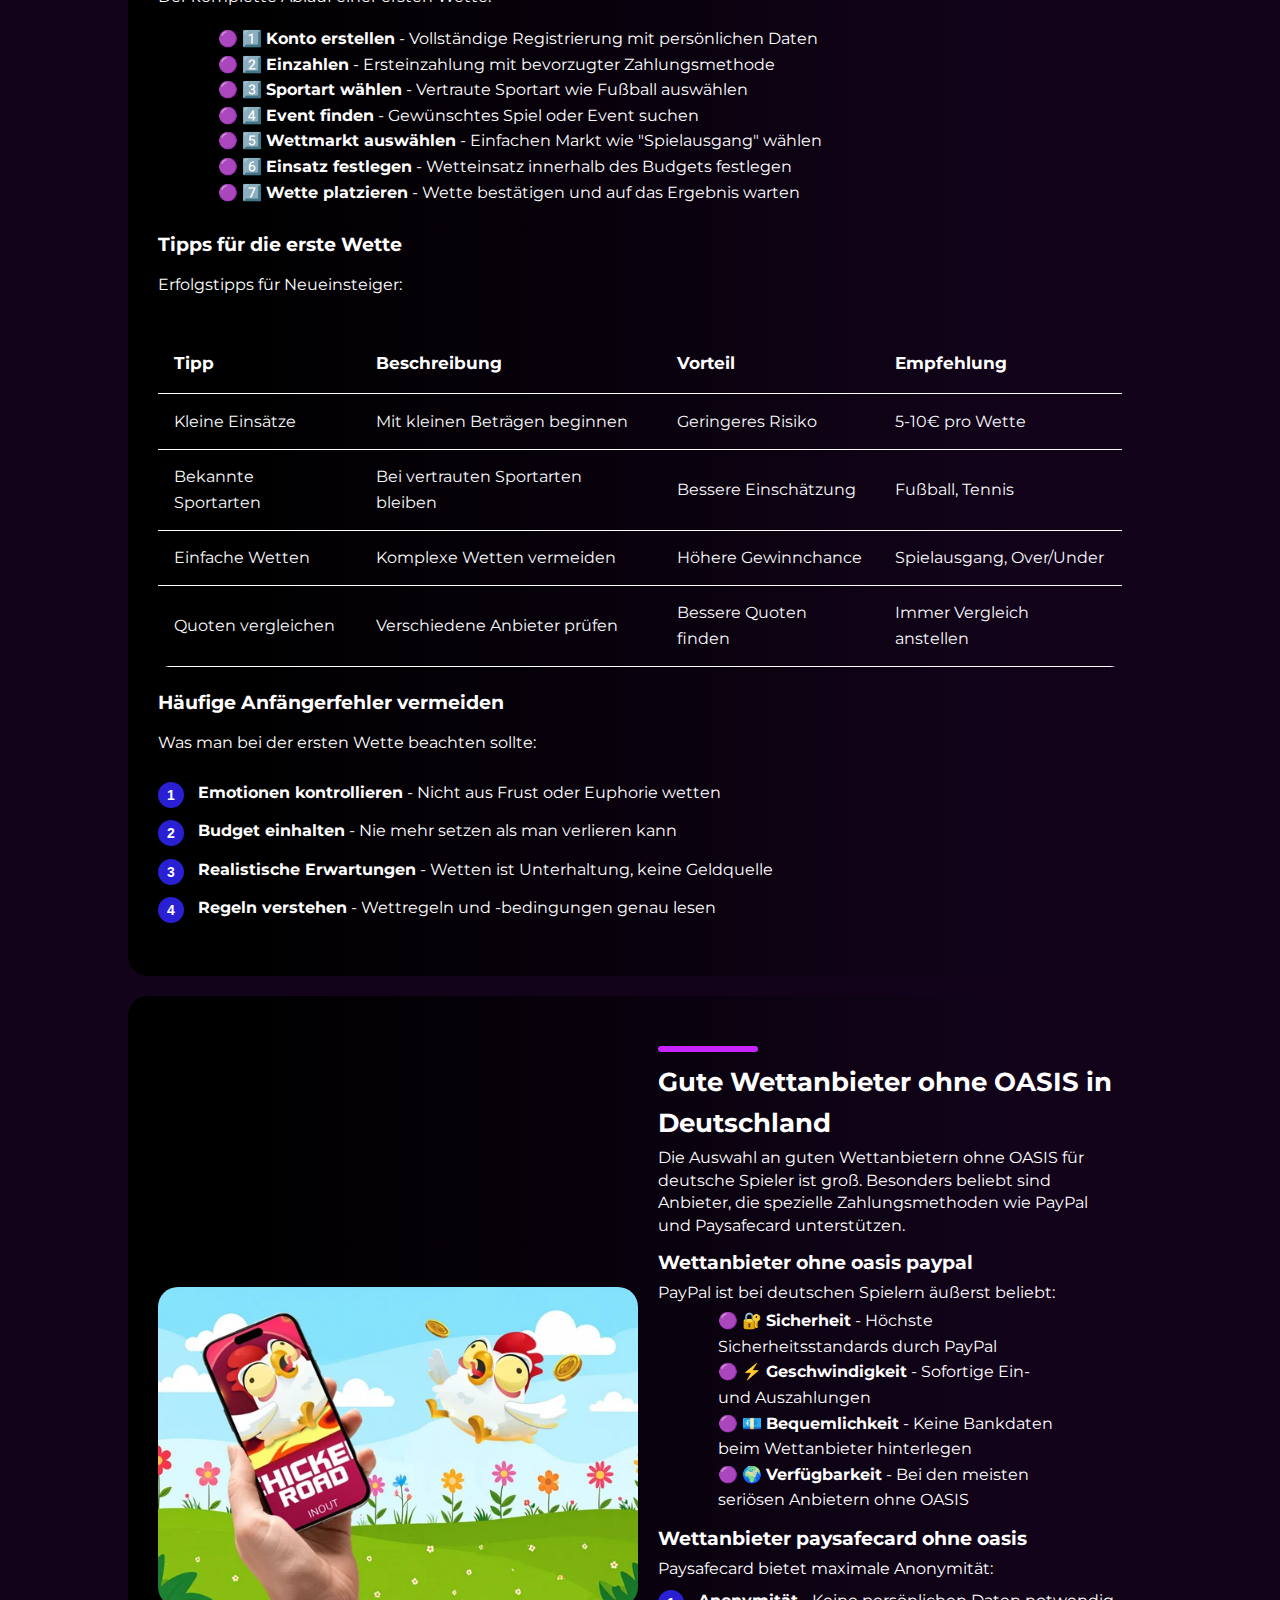
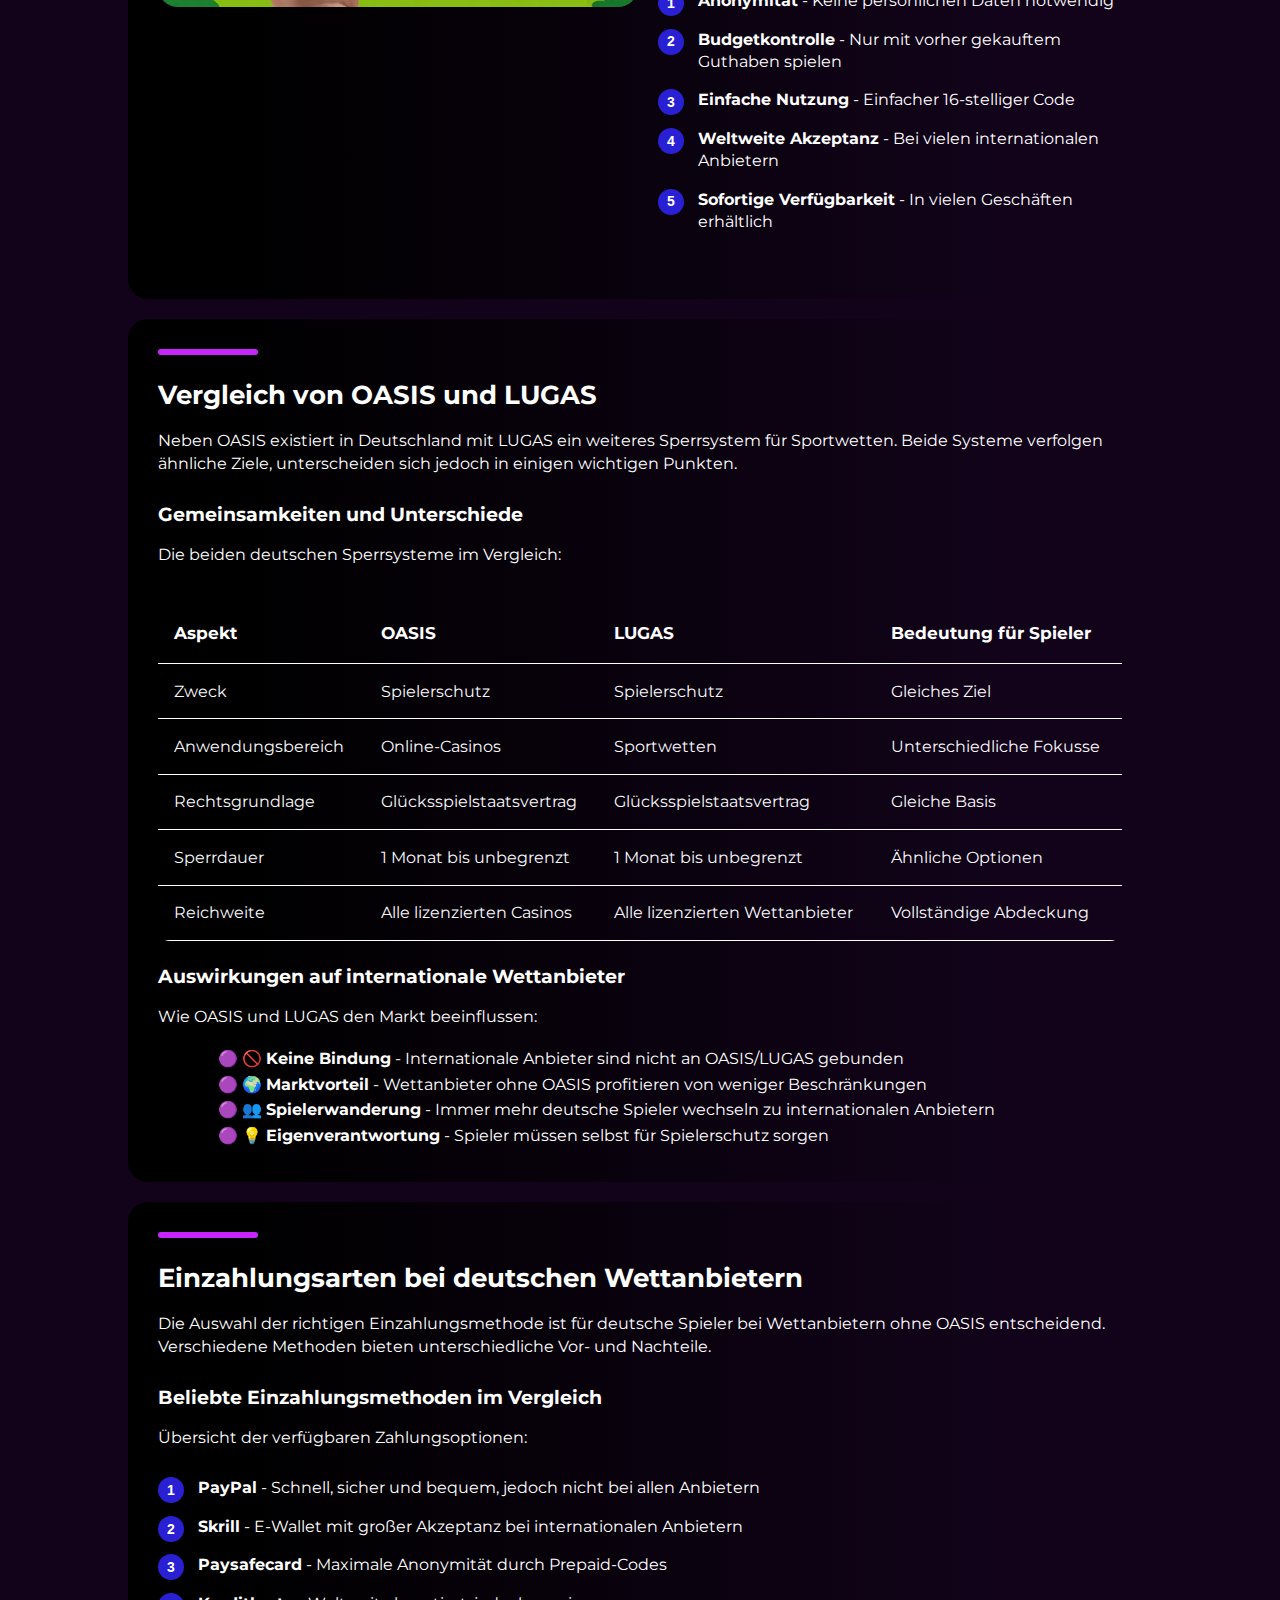
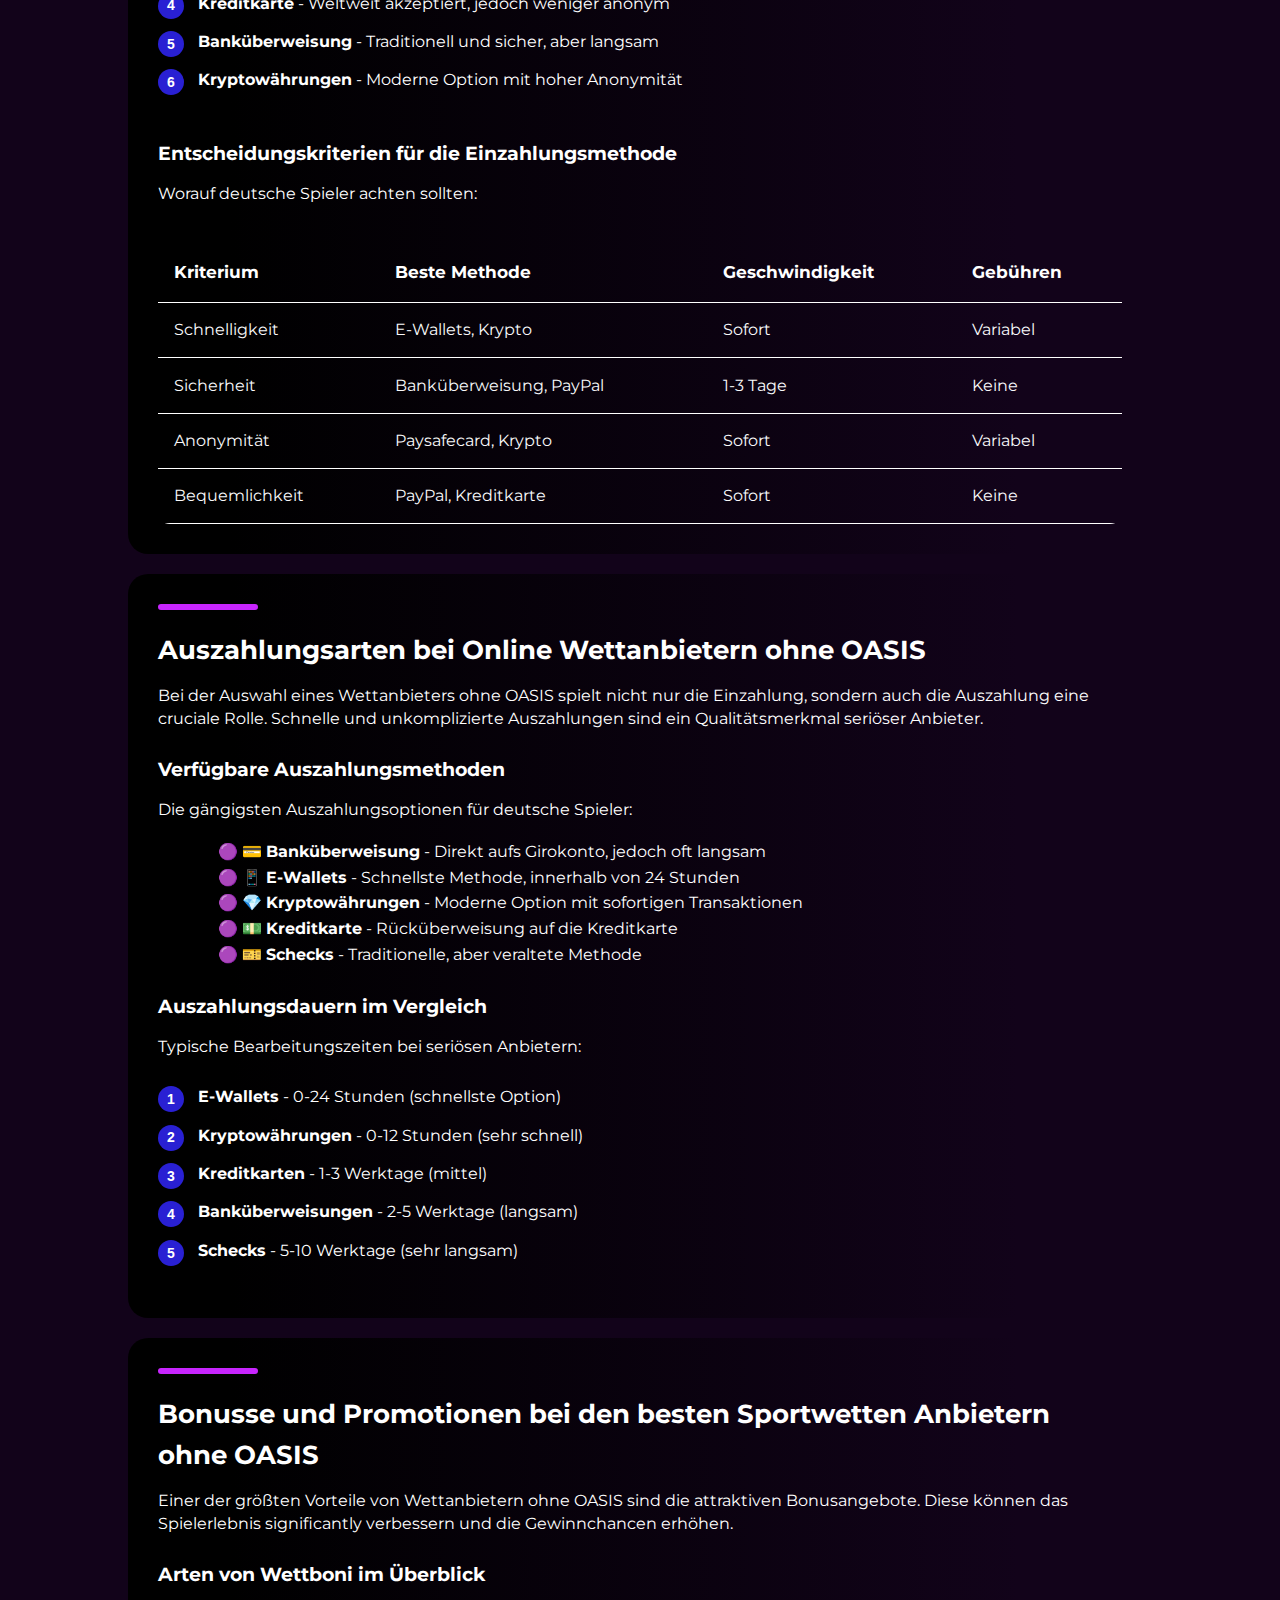
<file: impressum/index.html>
<!DOCTYPE html>
<html lang="de-DE">
<head>
    <meta charset="UTF-8">
    <meta name="viewport" content="width=device-width, initial-scale=1.0">
    <link rel="stylesheet" href="/style.css">
    <link rel="shortcut icon" href="/favicon.ico" type="image/x-icon">
    <title>Wettanbieter ohne OASIS - Beste Sportwetten Anbieter Deutschland 2025</title>
    <meta name="description" content="Entdecken Sie die besten Wettanbieter ohne OASIS in Deutschland. Umfassender Vergleich seriöser Sportwetten Anbieter mit PayPal, Skrill & Paysafecard. Höhere Quoten & mehr Wettmärkte!">
    <meta name="googlebot" content="index,follow,noarchive">

    <link rel="canonical" href="https://www.ra-hascher.de/impressum/">

    <meta property="og:type" content="website" />
    <meta property="og:title" content="Wettanbieter ohne OASIS - Beste Sportwetten Anbieter Deutschland 2025" />
    <meta property="og:description" content="Die besten Wettanbieter ohne OASIS in Deutschland im Vergleich. Seriöse Anbieter mit PayPal, Skrill & hohen Quoten für deutsche Spieler." />
    <meta property="og:url" content="https://www.ra-hascher.de/" />
    <meta property="og:site_name" content="Wettanbieter Deutschland" />
    <meta property="og:image" content="https://www.ra-hascher.de/img/1.webp" />
    <meta property="og:locale" content="de_DE" />

    <meta name="twitter:card" content="summary_large_image" />
    <meta name="twitter:title" content="Wettanbieter ohne OASIS - Beste Sportwetten Anbieter" />
    <meta name="twitter:description" content="Umfassender Guide zu Wettanbietern ohne OASIS in Deutschland. Seriöse Anbieter mit besten Quoten und Bonusangeboten." />
    <meta name="twitter:image" content="https://www.ra-hascher.de/img/1.webp" />
    
    <script type="application/ld+json">
        {
            "@context": "https://schema.org",
            "@type": "Article",
            "headline": "Wettanbieter ohne OASIS - Beste Sportwetten Anbieter Deutschland 2025",
            "description": "Umfassender Guide zu Wettanbietern ohne OASIS in Deutschland. Seriöse Anbieter mit besten Quoten und Bonusangeboten.",
            "mainEntityOfPage": {
                "@type": "WebPage",
                "@id": "https://www.ra-hascher.de/"
            },
            "author": {
                "@type": "Person",
                "name": "Wetten Experte",
                "url": "https://www.ra-hascher.de/"
            },
            "publisher": {
                "@type": "Organization",
                "name": "Wettanbieter Deutschland",
                "logo": {
                    "@type": "ImageObject",
                    "url": "https://www.ra-hascher.de/img/logo.webp"
                }
            },
            "datePublished": "2025-10-26",
            "dateModified": "2025-10-26"
        }
    </script>

    <script type="application/ld+json">
        {
            "@context": "https://schema.org",
            "@type": "WebSite",
            "url": "https://www.ra-hascher.de/",
            "name": "Wettanbieter Deutschland",
            "description": "Offizieller Guide zu Wettanbietern ohne OASIS für deutsche Spieler",
            "inLanguage": "de-DE"
        }
    </script>

    <script type="application/ld+json">
        {
            "@context": "https://schema.org",
            "@type": "BreadcrumbList",
            "itemListElement": [{
                    "@type": "ListItem",
                    "position": 1,
                    "name": "Startseite",
                    "item": "https://www.ra-hascher.de/"
                },
                {
                    "@type": "ListItem",
                    "position": 2,
                    "name": "Wettanbieter ohne OASIS",
                    "item": "https://www.ra-hascher.de/"
                }
            ]
        }
    </script>

    <script type="application/ld+json">
        {
          "@context": "https://schema.org",
          "@type": "FAQPage",
          "mainEntity": [
            {
              "@type": "Question",
              "name": "Welche Kriterien zeichnen die besten Sportwetten Anbieter aus?",
              "acceptedAnswer": {
                "@type": "Answer",
                "text": "Die besten Sportwetten Anbieter zeichnen sich durch hohe Quoten, breite Wettmärkte, attraktive Bonusangebote, schnelle Auszahlungen, benutzerfreundliche Plattformen und zuverlässigen Kundenservice aus. Seriöse Lizenzen und positive Kundenbewertungen sind ebenfalls entscheidend."
              }
            },
            {
              "@type": "Question",
              "name": "Gibt es seriöse Wettanbieter mit hohen Quoten?",
              "acceptedAnswer": {
                "@type": "Answer",
                "text": "Ja, es gibt mehrere seriöse Wettanbieter mit hohen Quoten. Anbieter ohne OASIS-Beschränkungen bieten oft bessere Quoten als lizenzierte deutsche Wettanbieter, da sie nicht den deutschen Regulierungen und Steuerabgaben unterliegen."
              }
            },
            {
              "@type": "Question",
              "name": "Wie funktioniert die Einzahlung bei einem Wettanbieter ohne OASIS mit Skrill?",
              "acceptedAnswer": {
                "@type": "Answer",
                "text": "Bei der Einzahlung mit Skrill bei einem Wettanbieter ohne OASIS wählen Sie Skrill als Zahlungsmethode aus, loggen sich in ihr Skrill-Konto ein, bestätigen die Transaktion und das Geld wird sofort gutgeschrieben. Skrill bietet schnelle und sichere Transaktionen."
              }
            },
            {
              "@type": "Question",
              "name": "Wie finde ich den besten Sportwetten Anbieter mit hohen Quoten und Bonusangeboten?",
              "acceptedAnswer": {
                "@type": "Answer",
                "text": "Vergleichen Sie mehrere Anbieter anhand ihrer Quoten bei populären Sportevents, prüfen Sie die Bonusbedingungen, lesen Sie Erfahrungsberichte und achten Sie auf seriöse Lizenzen. Unabhängige Testseiten und Expertenbewertungen helfen bei der Auswahl."
              }
            }
          ]
        }
    </script>
</head>
<body>
<header>
    <div class="logo-container">
        <a href="/">
            <img src="/img/logo.webp" alt="Wettanbieter Deutschland Logo" width="100" height="80">
        </a>
            <a href="/play/" class="btn" rel="nofollow" content="noindex">JETZT WETTEN</a>
    </div>
<hr>
    <nav class="navigation-list">
        <a href="#top-casinos">Top Wettanbieter</a>
        <a href="#game-info">Informationen</a>
        <a href="#bonuses">Boni</a>
        <a href="#strategies">Strategien</a>
        <a href="#mobile">Mobile Version</a>
        <a href="#reviews">Bewertungen</a>
        <a href="#faq">FAQ</a>
    </nav>
</header>

<main>
    <div class="container">
        <div>
        <hr class="title-line">
        <h1>Wetten ohne OASIS in Deutschland</h1>
        <p>
           <b><i>- Umfassender Guide zu den besten Wettanbietern ohne OASIS in Deutschland</i> </b>
        </p>
        <p>
            Die Suche nach seriösen Wettanbietern ohne OASIS-Beschränkungen hat in Deutschland in den letzten Jahren stark zugenommen. Immer mehr deutsche Wettfreunde entdecken die Vorteile internationaler Wettplattformen, die nicht den strengen deutschen Regulierungen unterliegen. Diese Anbieter bieten höhere Quoten, mehr Wettmärkte und attraktivere Bonusangebote als ihre lizenzierten Pendants.
        </p>
        <p>
            Das OASIS-System (Online-Automatisiertes Sperr- und Informationssystem) wurde in Deutschland eingeführt, um Spieler vor Spielsucht zu schützen. Allerdings empfinden viele wettbegeisterte Deutsche diese Beschränkungen als zu restriktiv. Wettanbieter ohne OASIS bieten daher eine willkommene Alternative für erfahrene Spieler, die mehr Freiheit beim Wetten suchen.
        </p>
        <div class="btn-container">
            <a href="/play/" class="btn" rel="nofollow" content="noindex">Bonus Sichern</a>
            <a href="/play/" class="btn" rel="nofollow" content="noindex">Anbieter Rangliste</a>
        </div>
        </div>
        <img src="/img/1.webp" alt="Wettanbieter ohne OASIS Deutschland" width="600" height="400">
    </div>

    
<!-- 1. 20Bet -->
<div class="casino-card">
    <div class="casino-rank">1</div>
    <a href="/20bet/" class="casino-left" rel="nofollow" content="noindex">
        <img src="/img/20bet-logo.webp" alt="20Bet Wettanbieter Deutschland" class="casino-logo" width="100" height="50"/>
    </a>
    <div class="casino-center">
        <div class="casino-code">
            <a href="/20bet/" rel="nofollow" content="noindex"><h3>20Bet</h3></a>
            <p class="casino-bonus">Willkommensbonus 100% bis zu 120 € + 120 Freiwetten</p>
            <p>Beliebter internationaler Wettanbieter ohne OASIS mit sofortiger Verfügbarkeit nach Registrierung. Schnelle Auszahlungen und 24/7 Kundenservice auf Deutsch.</p>
        </div>
        <div class="casino-code">
            <div class="casino-rating"><span class="star">⭐⭐⭐⭐⭐</span></div>
            <p>Internationale Lizenz, sofortige Auszahlungen, deutscher Support</p>
        </div>
    </div>
    <div class="casino-actions">
        <a href="/20bet/" class="btn-red-bonus" rel="nofollow" content="noindex">Jetzt Wetten!</a>
    </div>
</div>

<!-- 2. GreatWin -->
<div class="casino-card">
    <div class="casino-rank">2</div>
    <a href="/greatwin/" class="casino-left" rel="nofollow" content="noindex">
        <img src="/img/greatwin-logo.webp" alt="GreatWin Casino Deutschland" class="casino-logo" width="100" height="50"/>
    </a>
    <div class="casino-center">
        <div class="casino-code">
            <a href="/greatwin/" rel="nofollow" content="noindex"><h3>GreatWin</h3></a>
            <p class="casino-bonus">Willkommensbonus bis zu 500 € + 200 Freispiele</p>
            <p>Modernes Online-Casino mit Sportwetten, riesiger Spielauswahl und attraktiven Aktionen für neue Spieler.</p>
        </div>
        <div class="casino-code">
            <div class="casino-rating"><span class="star">⭐⭐⭐⭐⭐</span></div>
            <p>Schnelle Registrierung, Top-Boni, mobile App verfügbar</p>
        </div>
    </div>
    <div class="casino-actions">
        <a href="/greatwin/" class="btn-red-bonus" rel="nofollow" content="noindex">Jetzt Spielen!</a>
    </div>
</div>

<!-- 3. RTBet -->
<div class="casino-card">
    <div class="casino-rank">3</div>
    <a href="/rtbet/" class="casino-left" rel="nofollow" content="noindex">
        <img src="/img/rtbet-logo.webp" alt="RTBet Casino Deutschland" class="casino-logo" width="100" height="50"/>
    </a>
    <div class="casino-center">
        <div class="casino-code">
            <a href="/rtbet/" rel="nofollow" content="noindex"><h3>RTBet</h3></a>
            <p class="casino-bonus">Willkommensbonus 100% bis zu 200 € + 100 Freispiele</p>
            <p>Neuer Wettanbieter mit benutzerfreundlicher Oberfläche, sicheren Zahlungen und exklusiven Sportwettenaktionen.</p>
        </div>
        <div class="casino-code">
            <div class="casino-rating"><span class="star">⭐⭐⭐⭐</span></div>
            <p>Neue Plattform, gute Quoten, 24/7 Live-Support</p>
        </div>
    </div>
    <div class="casino-actions">
        <a href="/rtbet/" class="btn-red-bonus" rel="nofollow" content="noindex">Jetzt Wetten!</a>
    </div>
</div>

<!-- 4. Ivibet -->
<div class="casino-card">
    <div class="casino-rank">4</div>
    <a href="/ivibet/" class="casino-left" rel="nofollow" content="noindex">
        <img src="/img/ivibet-logo.webp" alt="Ivibet Casino Deutschland" class="casino-logo" width="100" height="50"/>
    </a>
    <div class="casino-center">
        <div class="casino-code">
            <a href="/ivibet/" rel="nofollow" content="noindex"><h3>Ivibet</h3></a>
            <p class="casino-bonus">100% Bonus bis zu 150 € + 100 Freispiele</p>
            <p>Top bewertetes Casino mit Live-Spielen, Sportwetten und täglichen Turnieren. Schnelle Auszahlungen garantiert.</p>
        </div>
        <div class="casino-code">
            <div class="casino-rating"><span class="star">⭐⭐⭐⭐⭐</span></div>
            <p>Deutscher Support, viele Slots, sichere Einzahlungen</p>
        </div>
    </div>
    <div class="casino-actions">
        <a href="/ivibet/" class="btn-red-bonus" rel="nofollow" content="noindex">Jetzt Spielen!</a>
    </div>
</div>

<!-- 5. QuickWin -->
<div class="casino-card">
    <div class="casino-rank">5</div>
    <a href="/quickwin/" class="casino-left" rel="nofollow" content="noindex">
        <img src="/img/quickwin-logo.webp" alt="QuickWin Casino Deutschland" class="casino-logo" width="100" height="50"/>
    </a>
    <div class="casino-center">
        <div class="casino-code">
            <a href="/quickwin/" rel="nofollow" content="noindex"><h3>QuickWin</h3></a>
            <p class="casino-bonus">Willkommensbonus bis zu 400 € + 100 Freispiele</p>
            <p>Casino mit ultraschnellen Auszahlungen und modernen Spielen. Ideal für Spieler, die schnelle Gewinne suchen.</p>
        </div>
        <div class="casino-code">
            <div class="casino-rating"><span class="star">⭐⭐⭐⭐⭐</span></div>
            <p>Top Geschwindigkeit, sichere Zahlungen, mobile Optimierung</p>
        </div>
    </div>
    <div class="casino-actions">
        <a href="/quickwin/" class="btn-red-bonus" rel="nofollow" content="noindex">Jetzt Spielen!</a>
    </div>
</div>

<!-- 6. BankonBet -->
<div class="casino-card">
    <div class="casino-rank">6</div>
    <a href="/bankonbet/" class="casino-left" rel="nofollow" content="noindex">
        <img src="/img/bankonbet-logo.webp" alt="BankonBet Casino Deutschland" class="casino-logo" width="100" height="50"/>
    </a>
    <div class="casino-center">
        <div class="casino-code">
            <a href="/bankonbet/" rel="nofollow" content="noindex"><h3>BankonBet</h3></a>
            <p class="casino-bonus">Willkommensbonus bis zu 500 € + 200 Freispiele</p>
            <p>Starkes neues Casino mit umfangreichen Sportwetten und modernen Slots. Sofort spielbereit nach Registrierung.</p>
        </div>
        <div class="casino-code">
            <div class="casino-rating"><span class="star">⭐⭐⭐⭐⭐</span></div>
            <p>Schnelle Auszahlungen, mobile App, verlässliche Plattform</p>
        </div>
    </div>
    <div class="casino-actions">
        <a href="/bankonbet/" class="btn-red-bonus" rel="nofollow" content="noindex">Jetzt Spielen!</a>
    </div>
</div>

<!-- 7. BassBet -->
<div class="casino-card">
    <div class="casino-rank">7</div>
    <a href="/bassbet/" class="casino-left" rel="nofollow" content="noindex">
        <img src="/img/bassbet-logo.webp" alt="BassBet Casino Deutschland" class="casino-logo" width="100" height="50"/>
    </a>
    <div class="casino-center">
        <div class="casino-code">
            <a href="/bassbet/" rel="nofollow" content="noindex"><h3>BassBet</h3></a>
            <p class="casino-bonus">Willkommensbonus bis zu 250 € + 100 Freispiele</p>
            <p>Junges Casino mit klarem Design, fairen Bedingungen und exzellentem Kundendienst.</p>
        </div>
        <div class="casino-code">
            <div class="casino-rating"><span class="star">⭐⭐⭐⭐</span></div>
            <p>Neue Plattform, transparente Regeln, Top-Boni</p>
        </div>
    </div>
    <div class="casino-actions">
        <a href="/bassbet/" class="btn-red-bonus" rel="nofollow" content="noindex">Jetzt Spielen!</a>
    </div>
</div>

<!-- 8. PowBet -->
<div class="casino-card">
    <div class="casino-rank">8</div>
    <a href="/powbet/" class="casino-left" rel="nofollow" content="noindex">
        <img src="/img/powbet-logo.webp" alt="PowBet Casino Deutschland" class="casino-logo" width="100" height="50"/>
    </a>
    <div class="casino-center">
        <div class="casino-code">
            <a href="/powbet/" rel="nofollow" content="noindex"><h3>PowBet</h3></a>
            <p class="casino-bonus">Willkommensbonus bis zu 500 € + 100 Freispiele</p>
            <p>Sportwetten und Casino in einem. Große Auswahl an Spielen und schnellen Zahlungsmethoden.</p>
        </div>
        <div class="casino-code">
            <div class="casino-rating"><span class="star">⭐⭐⭐⭐⭐</span></div>
            <p>Top Lizenz, Sofortauszahlungen, 24/7 Support</p>
        </div>
    </div>
    <div class="casino-actions">
        <a href="/powbet/" class="btn-red-bonus" rel="nofollow" content="noindex">Jetzt Spielen!</a>
    </div>
</div>

<!-- 9. Robocat -->
<div class="casino-card">
    <div class="casino-rank">9</div>
    <a href="/robocat/" class="casino-left" rel="nofollow" content="noindex">
        <img src="/img/robocat-logo.webp" alt="Robocat Casino Deutschland" class="casino-logo" width="100" height="50"/>
    </a>
    <div class="casino-center">
        <div class="casino-code">
            <a href="/robocat/" rel="nofollow" content="noindex"><h3>Robocat</h3></a>
            <p class="casino-bonus">Willkommensbonus 200% bis zu 300 € + 100 Freispiele</p>
            <p>Innovatives neues Casino mit futuristischem Design und exklusiven Bonusaktionen für Stammspieler.</p>
        </div>
        <div class="casino-code">
            <div class="casino-rating"><span class="star">⭐⭐⭐⭐</span></div>
            <p>Neue Marke, modernes Design, großartige Promotionen</p>
        </div>
    </div>
    <div class="casino-actions">
        <a href="/robocat/" class="btn-red-bonus" rel="nofollow" content="noindex">Jetzt Spielen!</a>
    </div>
</div>

<!-- 10. Sportaza -->
<div class="casino-card">
    <div class="casino-rank">10</div>
    <a href="/sportaza/" class="casino-left" rel="nofollow" content="noindex">
        <img src="/img/sportaza-logo.webp" alt="Sportaza Casino Deutschland" class="casino-logo" width="100" height="50"/>
    </a>
    <div class="casino-center">
        <div class="casino-code">
            <a href="/sportaza/" rel="nofollow" content="noindex"><h3>Sportaza</h3></a>
            <p class="casino-bonus">Willkommensbonus 100% bis zu 150 € + 50 Freispiele</p>
            <p>Top Casino mit Fokus auf Sportwetten und eSports. Schnelle Einzahlungen und Treueprogramm.</p>
        </div>
        <div class="casino-code">
            <div class="casino-rating"><span class="star">⭐⭐⭐⭐⭐</span></div>
            <p>Sportwetten + Casino, viele Aktionen, mobiler Zugriff</p>
        </div>
    </div>
    <div class="casino-actions">
        <a href="/sportaza/" class="btn-red-bonus" rel="nofollow" content="noindex">Jetzt Spielen!</a>
    </div>
</div>



    <div class="container-long">
    <hr class="title-line">
    <h2>Beste Wettanbieter ohne OASIS in Deutschland</h2>
    <p>
        Die Auswahl an Wettanbietern ohne OASIS-Beschränkungen hat in den letzten Jahren deutlich zugenommen. Für deutsche Spieler ist es wichtig, zwischen seriösen Anbietern und unseriösen Plattformen zu unterscheiden. Die besten Wettanbieter ohne OASIS zeichnen sich durch internationale Lizenzen, hohe Quoten, attraktive Bonusangebote und zuverlässigen Kundenservice aus.
    </p>
    
    <h3>20Bet</h3>
    <p>20Bet hat sich als einer der führenden Wettanbieter ohne OASIS für deutsche Spieler etabliert. Die Plattform bietet:</p>
    <ul>
        <li>🏆 Über 1.000 Sportevents täglich</li>
        <li>⚽ Umfangreiche Fußball-Wettmärkte</li>
        <li>🎾 Nischen-Sportarten wie Tennis, Basketball und E-Sports</li>
        <li>💳 Vielfältige Einzahlungsmethoden inklusive PayPal und Skrill</li>
        <li>📱 Optimierte mobile Erfahrung</li>
    </ul>
    
    <h3>GreatWin</h3>
    <p>GreatWin überzeugt mit einem benutzerfreundlichen Interface und attraktiven Quoten:</p>
    <ol class="pink-circle-list">
        <li><p><strong>Hohe Wettquoten</strong> - Besonders bei Top-Fußballligen</p></li>
        <li><p><strong>Live-Wetten</strong> - Echtzeit-Wetten mit Cash-Out-Option</p></li>
        <li><p><strong>Deutscher Support</strong> - 24/7 Kundenservice in deutscher Sprache</p></li>
        <li><p><strong>Schnelle Auszahlungen</strong> - Innerhalb von 24 Stunden</p></li>
    </ol>
    
    <h3>RTBet</h3>
    <p>RTBet punktet mit seinem Fokus auf europäische Märkte und deutschen Kunden:</p>
    <ul>
        <li>🇩🇪 <strong>Deutschsprachige Oberfläche</strong> - Vollständig auf Deutsch verfügbar</li>
        <li>🏀 <strong>Breites Sportangebot</strong> - Von Fußball bis zu exotischen Sportarten</li>
        <li>💰 <strong>Attraktive Boni</strong> - Regelmäßige Aktionen für Bestandskunden</li>
        <li>🔒 <strong>Sichere Transaktionen</strong> - Verschlüsselte Zahlungsabwicklung</li>
    </ul>
    
    <h3>Ivibet</h3>
    <p>Ivibet richtet sich an anspruchsvolle Wettfreunde, die Wert auf hohe Quoten legen:</p>
    <ol class="pink-circle-list">
        <li><p><strong>Spitzenquoten</strong> - Besonders bei Top-Events</p></li>
        <li><p><strong>Live-Streaming</strong> - Ausgewählte Events live verfolgen</p></li>
        <li><p><strong>Wett-Tipps</strong> - Professionelle Analysen und Tipps</p></li>
        <li><p><strong>Mobile App</strong> - Dedizierte App für iOS und Android</p></li>
    </ol>
    
    <h3>QuickWin</h3>
    <p>Wie der Name schon sagt, überzeugt QuickWin mit Geschwindigkeit und Effizienz:</p>
    <ul>
        <li>⚡ <strong>Schnelle Wettabwicklung</strong> - Besonders bei Live-Wetten</li>
        <li>📲 <strong>Mobile First</strong> - Optimiert für Smartphone-Nutzung</li>
        <li>🎯 <strong>Einfache Bedienung</strong> - Intuitive Benutzeroberfläche</li>
        <li>💶 <strong>Flexible Einsätze</strong> - Von Kleinbeträgen bis High Roller</li>
    </ul>
    
    <h3>BankonBet</h3>
    <p>BankonBet setzt auf Vertrauen und langfristige Kundenbeziehungen:</p>
    <ol class="pink-circle-list">
        <li><p><strong>Seriöse Lizenzierung</strong> - International anerkannte Glücksspiellizenz</p></li>
        <li><p><strong>Transparente Geschäftsbedingungen</strong> - Klare und faire AGB</p></li>
        <li><p><strong>Verantwortungsvolles Spielen</strong> - Umfangreiche Spielerschutzmaßnahmen</p></li>
        <li><p><strong>VIP-Programm</strong> - Exklusive Vorteile für treue Kunden</p></li>
    </ol>
    
    <h3>BassBet</h3>
    <p>BassBet hat sich auf den deutschen Markt spezialisiert und versteht die Bedürfnisse deutscher Spieler:</p>
    <ul>
        <li>🇩🇪 <strong>Deutschland Fokus</strong> - Speziell für deutsche Wettfreunde konzipiert</li>
        <li>🏟️ <strong>Bundesliga Schwerpunkt</strong> - Umfangreiche deutsche Fußball-Ligen</li>
        <li>💬 <strong>Deutscher Live-Chat</strong> - Soforthilfe in deutscher Sprache</li>
        <li>🎁 <strong>Deutschland-spezifische Boni</strong> - An lokale Gewohnheiten angepasst</li>
    </ul>
    
    <h3>PowBet</h3>
    <p>PowBet überzeugt mit Power und Stärke im Wettangebot:</p>
    <ol class="pink-circle-list">
        <li><p><strong>High Limits</strong> - Hohe Wettlimits für große Einsätze</p></li>
        <li><p><strong>Power Quoten</strong> - Überdurchschnittlich hohe Quoten</p></li>
        <li><p><strong>Energiegeladene Plattform</strong> - Dynamisches und modernes Design</p></li>
        <li><p><strong>Starke Promotionen</strong> - Regelmäßige Sonderaktionen</p></li>
    </ol>
    
    <h3>Robocat</h3>
    <p>Robocat setzt auf technologische Innovation im Wettbereich:</p>
    <ul>
        <li>🤖 <strong>KI-gestützte Wett-Tipps</strong> - Künstliche Intelligenz für bessere Wetten</li>
        <li>📊 <strong>Datenanalyse</strong> - Umfangreiche Statistiken und Analysen</li>
        <li>🔧 <strong>Technologie-Fokus</strong> - Moderne und stabile Plattform</li>
        <li>⚙️ <strong>Anpassbare Oberfläche</strong> - Personalisierbare Benutzererfahrung</li>
    </ul>
    
    <h3>Sportaza</h3>
    <p>Sportaza bietet eine ganzheitliche Wetterfahrung mit Fokus auf Sportvielfalt:</p>
    <ol class="pink-circle-list">
        <li><p><strong>Sport-Vielfalt</strong> - Über 30 verschiedene Sportarten</p></li>
        <li><p><strong>Arena-Feeling</strong> - Lebendige und engaging Plattform</p></li>
        <li><p><strong>Community-Aspekt</strong> - Wett-Community mit Tipps und Diskussionen</p></li>
        <li><p><strong>Saisonale Highlights</strong> - Spezielle Aktionen zu großen Events</p></li>
    </ol>
    </div>

    <div class="container-long">
        <hr class="title-line">
        <h2>Wie definiert man Wettanbieter ohne OASIS?</h2>
        <p>
            Wettanbieter ohne OASIS sind Buchmacher, die nicht dem deutschen OASIS-System unterliegen. OASIS (Online-Automatisiertes Sperr- und Informationssystem) ist ein zentrales Sperrsystem, das Spieler in Deutschland vor Spielsucht schützen soll. Es ermöglicht Spielern, sich selbst für eine bestimmte Zeit oder dauerhaft von allen lizenzierten Glücksspielanbietern in Deutschland sperren zu lassen.
        </p>
        
        <h3>Charakteristika von Wettanbietern ohne OASIS</h3>
        <p>Diese Anbieter weisen typischerweise folgende Merkmale auf:</p>
        <ol class="pink-circle-list">
            <li><p><strong>Internationale Lizenzen</strong> - Reguliert durch Behörden außerhalb Deutschlands</p></li>
            <li><p><strong>Keine OASIS-Anbindung</strong> - Keine automatische Sperrmöglichkeit über das deutsche System</p></li>
            <li><p><strong>Höhere Quoten</strong> - Oft bessere Wettquoten aufgrund geringerer Steuerlast</p></li>
            <li><p><strong>Mehr Wettmärkte</strong> - Umfangreicheres Angebot an Sportarten und Wetttypen</p></li>
        </ol>
        
        <h3>Rechtlicher Status in Deutschland</h3>
        <p>Die rechtliche Situation für deutsche Spieler bei internationalen Wettanbietern:</p>
        <ul>
            <li>⚖️ <strong>Grauzone</strong> - Es handelt sich um eine rechtliche Grauzone</li>
            <li>🌍 <strong>Auslandslizenzen</strong> - Anbieter operieren mit ausländischen Lizenzen</li>
            <li>👤 <strong>Spielerhaftung</strong> - Die Verantwortung liegt beim Spieler</li>
            <li>💶 <strong>Steuerliche Aspekte</strong> - Gewinne sind in Deutschland grundsätzlich steuerfrei</li>
        </ul>
        
        <p>Wie ein Wettrechtsexperte aus München erklärt: <em>"Die Nutzung internationaler Wettanbieter ohne OASIS durch deutsche Spieler bewegt sich in einer rechtlichen Grauzone. Während die Anbieter selbst keine deutsche Lizenz besitzen, macht sich der Spieler in der Regel nicht strafbar, solange er volljährig ist und verantwortungsbewusst spielt."</em></p>
    </div>

    <div class="container-long" id="new-casinos">
        <div class="flex-container">
        <img src="/img/2.webp" alt="Wettanbieter Vergleich Deutschland" width="600" height="400">
        <div>
            <hr class="title-line">
            <h2>Unterschied deutsche Wettanbieter ohne OASIS vs. lizenzierte Wettanbieter</h2>
            <p>
                Der Vergleich zwischen Wettanbietern ohne OASIS und lizenzierten deutschen Anbietern zeigt deutliche Unterschiede in puncto Quoten, Wettangebot und Spielerfreiheit. Diese Unterschiede sind entscheidend für die Wahl des richtigen Anbieters.
            </p>
            
        </div>            
        </div>
           <h3>Wichtige Vergleichskriterien im Detail</h3>
            <p>Die zentralen Unterschiede auf einen Blick:</p>
            <div class="table-wrapper">
                <table>
                    <tr><th>Kriterium</th><th>Wettanbieter ohne OASIS</th><th>Lizenzierte deutsche Anbieter</th><th>Vorteil für</th></tr>
                    <tr><td>Quotenhöhe</td><td>5-10% höher</td><td>Niedriger aufgrund deutscher Steuern</td><td>OASIS-freie Anbieter</td></tr>
                    <tr><td>Wettmärkte</td><td>Sehr umfangreich</td><td>Eingeschränkt durch deutsche Regulierung</td><td>OASIS-freie Anbieter</td></tr>
                    <tr><td>Bonusangebote</td><td>Attraktiv und vielfältig</td><td>Stark reglementiert</td><td>OASIS-freie Anbieter</td></tr>
                    <tr><td>Spielerschutz</td><td>Eigenverantwortung</td><td>Umfassend durch OASIS</td><td>Deutsche Anbieter</td></tr>
                    <tr><td>Rechtssicherheit</td><td>Grauzone</td><td>Vollständig legal</td><td>Deutsche Anbieter</td></tr>
                </table>
            </div>
            
            <h3>Praktische Auswirkungen auf den Spieler</h3>
            <p>Was diese Unterschiede in der Praxis bedeuten:</p>
            <ol class="pink-circle-list">
                <li><p><strong>Höhere Gewinnchancen</strong> - Bessere Quoten bedeuten höhere potenzielle Gewinne</p></li>
                <li><p><strong>Mehr Auswahl</strong> - Größere Vielfalt an Sportarten und Wetttypen</p></li>
                <li><p><strong>Attraktivere Boni</strong> - Willkommensboni und laufende Promotionen</p></li>
                <li><p><strong>Weniger Beschränkungen</strong> - Keine OASIS-Sperren oder Einzahlungslimits</p></li>
            </ol>
    </div>

    <div class="container-long" id="mobile">
        <div class="flex-container">
            <img src="/img/3.webp" alt="Mobile Wetten Deutschland" width="600" height="400">
            <div>
                <hr class="title-line">
                <h2>Vorteile und Nachteile von Wetten ohne OASIS</h2>
                <p>
                    Die Entscheidung für einen Wettanbieter ohne OASIS bringt sowohl bedeutende Vorteile als auch einige Nachteile mit sich. Eine ausgewogene Betrachtung hilft deutschen Spielern, die richtige Wahl zu treffen.
                </p>
                
                <h3>Vorteile von OASIS-freien Wettanbietern</h3>
                <p>Die wichtigsten Argumente für Wettanbieter ohne OASIS:</p>
                <ol class="pink-circle-list">
                    <li><p><strong>Höhere Quoten</strong> - Deutlich bessere Wettquoten im Vergleich zu lizenzierten Anbietern</p></li>
                    <li><p><strong>Umfangreiches Wettangebot</strong> - Mehr Sportarten, Wettmärkte und Spezialwetten</p></li>
                    <li><p><strong>Attraktive Bonusprogramme</strong> - Großzügige Willkommensboni und laufende Promotionen</p></li>
                    <li><p><strong>Keine Beschränkungen</strong> - Keine OASIS-Sperren oder staatlich verordnete Limits</p></li>
                    <li><p><strong>Internationale Ausrichtung</strong> - Globale Wettcommunity und internationale Events</p></li>
                </ol>
                
                <h3>Nachteile und Risiken</h3>
                <p>Die Kehrseite der Medaille:</p>
                <ol class="pink-circle-list">
                    <li><p><strong>Geringerer Spielerschutz</strong> - Kein automatisches Sperrsystem wie OASIS</p></li>
                    <li><p><strong>Rechtliche Grauzone</strong> - Unklare Rechtslage für deutsche Spieler</p></li>
                    <li><p><strong>Sprachbarrieren</strong> - Nicht alle Anbieter bieten deutschen Support</p></li>
                    <li><p><strong>Währungsunterschiede</strong> - Teilweise Abrechnung in Fremdwährungen</p></li>
                </ol>
            </div>
        </div>
    </div>

    <div class="container-long" id="bonuses">
        <div class="flex-container">
                   <img src="/img/5.webp" alt="Wettboni Deutschland" width="600" height="400">
        <div>
            <hr class="title-line">
            <h2>Wie kann man mit Wetten ohne OASIS beginnen?</h2>
            <p>
                Der Einstieg in die Welt der Wetten ohne OASIS ist einfacher, als viele denken. Mit der richtigen Anleitung können deutsche Spieler innerhalb weniger Minuten bei einem seriösen internationalen Wettanbieter starten.
            </p>
            
            <h3>Passende Anbieter für Online Wetten ohne OASIS auswählen</h3>
            <p>Entscheidungskriterien für die Anbieterauswahl:</p>
            <ul>
                <li>✅ <strong>Seriöse Lizenz</strong> - International anerkannte Glücksspiellizenz</li>
                <li>✅ <strong>Deutsche Sprache</strong> - Oberfläche und Support auf Deutsch</li>
                <li>✅ <strong>Euro-Zahlungen</strong> - Kontoführung in Euro ohne Währungsrisiko</li>
                <li>✅ <strong>Bewertungen</strong> - Positive Erfahrungsberichte anderer deutscher Spieler</li>
            </ul>
            
            <h3>Registrierung bei seriösen Wettanbietern ohne OASIS</h3>
            <p>Der typische Registrierungsprozess:</p>
            <ol class="pink-circle-list">
                <li><p><strong>Anbieter-Website öffnen</strong> - Zur Registrierungsseite navigieren</p></li>
                <li><p><strong>Persönliche Daten eingeben</strong> - Name, Adresse, Geburtsdatum etc.</p></li>
                <li><p><strong>Konto verifizieren</strong> - Identität per Ausweisdokument bestätigen</p></li>
                <li><p><strong>Erste Einzahlung tätigen</strong> - Mindesteinzahlung für Bonus nutzen</p></li>
                <li><p><strong>Willkommensbonus aktivieren</strong> - Eventuell Bonuscode eingeben</p></li>
            </ol>
        </div>
        </div>
        
        <h3>Wetten ohne OASIS platzieren</h3>
        <p>So funktioniert die erste Wette Schritt für Schritt:</p>
        <div class="table-wrapper">
            <table>
                <tr><th>Schritt</th><th>Aktion</th><th>Tipp</th><th>Dauer</th></tr>
                <tr><td>1. Sportart wählen</td><td>Fußball, Tennis, Basketball etc. auswählen</td><td>Mit vertrauten Sportarten beginnen</td><td>1-2 Minuten</td></tr>
                <tr><td>2. Event auswählen</td><td>Gewünschtes Spiel oder Event anklicken</td><td>Frühzeitig wetten für bessere Quoten</td><td>2-3 Minuten</td></tr>
                <tr><td>3. Wettmarkt auswählen</td><td>Spielausgang, Tore, Spezialwetten etc.</td><td>Einfache Märkte zu Beginn wählen</td><td>1-2 Minuten</td></tr>
                <tr><td>4. Einsatz festlegen</td><td>Wetteinsatz in Euro eingeben</td><td>Nie mehr als geplant setzen</td><td>1 Minute</td></tr>
                <tr><td>5. Wette bestätigen</td><td>Wettschein überprüfen und bestätigen</td><td>Immer Quoten und Details prüfen</td><td>1 Minute</td></tr>
            </table>
        </div>
    </div>

    <div class="container-long" id="games">
        <div class="flex-container">
            <div>
            <hr class="title-line">
            <h2>Auswahlkriterien für die besten Wettanbieter ohne OASIS</h2>
            <p>
                Bei der Vielzahl an verfügbaren Wettanbietern ohne OASIS ist die Auswahl des richtigen Anbieters entscheidend für ein positives Sporterlebnis. Diese Kriterien helfen deutschen Spielern bei der Entscheidung.
            </p>
            
            <h3>Essentielle Auswahlkriterien im Überblick</h3>
            <p>Was einen guten Wettanbieter ohne OASIS ausmacht:</p>
            <ul>
                <li>📊 <strong>Quotenhöhe</strong> - Vergleichen Sie die Quoten bei populären Events</li>
                <li>🎯 <strong>Wettmärkte</strong> - Vielfalt an Sportarten und Wetttypen</li>
                <li>💰 <strong>Bonusangebote</strong> - Attraktive und faire Bonusbedingungen</li>
                <li>⚡ <strong>Auszahlungsgeschwindigkeit</strong> - Schnelle Auszahlungen innerhalb von 24 Stunden</li>
                <li>🔒 <strong>Sicherheit</strong> - Verschlüsselung und seriöse Lizenzierung</li>
            </ul>
            
            <h3>Zusatzkriterien für fortgeschrittene Spieler</h3>
            <p>Weitere wichtige Aspekte:</p>
            <ol class="pink-circle-list">
                <li><p><strong>Live-Wetten Angebot</strong> - Umfang und Qualität der Live-Wetten</p></li>
                <li><p><strong>Cash-Out Funktion</strong> - Möglichkeit, Wetten vorzeitig zu schließen</p></li>
                <li><p><strong>Live-Streaming</strong> - Verfügbarkeit von Live-Übertragungen</p></li>
                <li><p><strong>Mobile Experience</strong> - Qualität der App und mobilen Website</p></li>
            </ol>
        </div>
        <img src="/img/4.webp" alt="Wettanbieter Auswahl Deutschland" width="600" height="400">
    </div>
    </div>

    <div class="container-long" id="payments">
        <hr class="title-line">
        <h2>Wie macht man die erste Online-Wette ohne OASIS?</h2>
        <p>
            Die erste Online-Wette bei einem Wettanbieter ohne OASIS kann aufregend sein. Mit dieser Schritt-für-Schritt-Anleitung gelingt der Einstieg problemlos.
        </p>

        <h3>Wie funktioniert die erste Online-Wette ohne OASIS?</h3>
        <p>Der komplette Ablauf einer ersten Wette:</p>
        <ul>
            <li>1️⃣ <strong>Konto erstellen</strong> - Vollständige Registrierung mit persönlichen Daten</li>
            <li>2️⃣ <strong>Einzahlen</strong> - Ersteinzahlung mit bevorzugter Zahlungsmethode</li>
            <li>3️⃣ <strong>Sportart wählen</strong> - Vertraute Sportart wie Fußball auswählen</li>
            <li>4️⃣ <strong>Event finden</strong> - Gewünschtes Spiel oder Event suchen</li>
            <li>5️⃣ <strong>Wettmarkt auswählen</strong> - Einfachen Markt wie "Spielausgang" wählen</li>
            <li>6️⃣ <strong>Einsatz festlegen</strong> - Wetteinsatz innerhalb des Budgets festlegen</li>
            <li>7️⃣ <strong>Wette platzieren</strong> - Wette bestätigen und auf das Ergebnis warten</li>
        </ul>

        <h3>Tipps für die erste Wette</h3>
        <p>Erfolgstipps für Neueinsteiger:</p>
        <div class="table-wrapper">
            <table>
                <tr><th>Tipp</th><th>Beschreibung</th><th>Vorteil</th><th>Empfehlung</th></tr>
                <tr><td>Kleine Einsätze</td><td>Mit kleinen Beträgen beginnen</td><td>Geringeres Risiko</td><td>5-10€ pro Wette</td></tr>
                <tr><td>Bekannte Sportarten</td><td>Bei vertrauten Sportarten bleiben</td><td>Bessere Einschätzung</td><td>Fußball, Tennis</td></tr>
                <tr><td>Einfache Wetten</td><td>Komplexe Wetten vermeiden</td><td>Höhere Gewinnchance</td><td>Spielausgang, Over/Under</td></tr>
                <tr><td>Quoten vergleichen</td><td>Verschiedene Anbieter prüfen</td><td>Bessere Quoten finden</td><td>Immer Vergleich anstellen</td></tr>
            </table>
        </div>

        <h3>Häufige Anfängerfehler vermeiden</h3>
        <p>Was man bei der ersten Wette beachten sollte:</p>
        <ol class="pink-circle-list">
            <li><p><strong>Emotionen kontrollieren</strong> - Nicht aus Frust oder Euphorie wetten</p></li>
            <li><p><strong>Budget einhalten</strong> - Nie mehr setzen als man verlieren kann</p></li>
            <li><p><strong>Realistische Erwartungen</strong> - Wetten ist Unterhaltung, keine Geldquelle</p></li>
            <li><p><strong>Regeln verstehen</strong> - Wettregeln und -bedingungen genau lesen</p></li>
        </ol>
    </div>

    <div class="container-long" id="security">
        <div class="flex-container">
            <img src="/img/6.webp" alt="Sicheres Wetten Deutschland" width="600" height="400">
            <div>
                <hr class="title-line">
                <h2>Gute Wettanbieter ohne OASIS in Deutschland</h2>
                <p>
                    Die Auswahl an guten Wettanbietern ohne OASIS für deutsche Spieler ist groß. Besonders beliebt sind Anbieter, die spezielle Zahlungsmethoden wie PayPal und Paysafecard unterstützen.
                </p>
                
                <h3>Wettanbieter ohne oasis paypal</h3>
                <p>PayPal ist bei deutschen Spielern äußerst beliebt:</p>
                <ul>
                    <li>🔐 <strong>Sicherheit</strong> - Höchste Sicherheitsstandards durch PayPal</li>
                    <li>⚡ <strong>Geschwindigkeit</strong> - Sofortige Ein- und Auszahlungen</li>
                    <li>💶 <strong>Bequemlichkeit</strong> - Keine Bankdaten beim Wettanbieter hinterlegen</li>
                    <li>🌍 <strong>Verfügbarkeit</strong> - Bei den meisten seriösen Anbietern ohne OASIS</li>
                </ul>
                
                <h3>Wettanbieter paysafecard ohne oasis</h3>
                <p>Paysafecard bietet maximale Anonymität:</p>
                <ol class="pink-circle-list">
                    <li><p><strong>Anonymität</strong> - Keine persönlichen Daten notwendig</p></li>
                    <li><p><strong>Budgetkontrolle</strong> - Nur mit vorher gekauftem Guthaben spielen</p></li>
                    <li><p><strong>Einfache Nutzung</strong> - Einfacher 16-stelliger Code</p></li>
                    <li><p><strong>Weltweite Akzeptanz</strong> - Bei vielen internationalen Anbietern</p></li>
                    <li><p><strong>Sofortige Verfügbarkeit</strong> - In vielen Geschäften erhältlich</p></li>
                </ol>
            </div>
        </div>
    </div>

    <div class="container-long">
        <hr class="title-line">
        <h2>Vergleich von OASIS und LUGAS</h2>
        <p>
            Neben OASIS existiert in Deutschland mit LUGAS ein weiteres Sperrsystem für Sportwetten. Beide Systeme verfolgen ähnliche Ziele, unterscheiden sich jedoch in einigen wichtigen Punkten.
        </p>

        <h3>Gemeinsamkeiten und Unterschiede</h3>
        <p>Die beiden deutschen Sperrsysteme im Vergleich:</p>
        <div class="table-wrapper">
            <table>
                <tr><th>Aspekt</th><th>OASIS</th><th>LUGAS</th><th>Bedeutung für Spieler</th></tr>
                <tr><td>Zweck</td><td>Spielerschutz</td><td>Spielerschutz</td><td>Gleiches Ziel</td></tr>
                <tr><td>Anwendungsbereich</td><td>Online-Casinos</td><td>Sportwetten</td><td>Unterschiedliche Fokusse</td></tr>
                <tr><td>Rechtsgrundlage</td><td>Glücksspielstaatsvertrag</td><td>Glücksspielstaatsvertrag</td><td>Gleiche Basis</td></tr>
                <tr><td>Sperrdauer</td><td>1 Monat bis unbegrenzt</td><td>1 Monat bis unbegrenzt</td><td>Ähnliche Optionen</td></tr>
                <tr><td>Reichweite</td><td>Alle lizenzierten Casinos</td><td>Alle lizenzierten Wettanbieter</td><td>Vollständige Abdeckung</td></tr>
            </table>
        </div>

        <h3>Auswirkungen auf internationale Wettanbieter</h3>
        <p>Wie OASIS und LUGAS den Markt beeinflussen:</p>
        <ul>
            <li>🚫 <strong>Keine Bindung</strong> - Internationale Anbieter sind nicht an OASIS/LUGAS gebunden</li>
            <li>🌍 <strong>Marktvorteil</strong> - Wettanbieter ohne OASIS profitieren von weniger Beschränkungen</li>
            <li>👥 <strong>Spielerwanderung</strong> - Immer mehr deutsche Spieler wechseln zu internationalen Anbietern</li>
            <li>💡 <strong>Eigenverantwortung</strong> - Spieler müssen selbst für Spielerschutz sorgen</li>
        </ul>
    </div>

    <div class="container-long">
        <hr class="title-line">
        <h2>Einzahlungsarten bei deutschen Wettanbietern</h2>
        <p>
            Die Auswahl der richtigen Einzahlungsmethode ist für deutsche Spieler bei Wettanbietern ohne OASIS entscheidend. Verschiedene Methoden bieten unterschiedliche Vor- und Nachteile.
        </p>

        <h3>Beliebte Einzahlungsmethoden im Vergleich</h3>
        <p>Übersicht der verfügbaren Zahlungsoptionen:</p>
        <ol class="pink-circle-list">
            <li><p><strong>PayPal</strong> - Schnell, sicher und bequem, jedoch nicht bei allen Anbietern</p></li>
            <li><p><strong>Skrill</strong> - E-Wallet mit großer Akzeptanz bei internationalen Anbietern</p></li>
            <li><p><strong>Paysafecard</strong> - Maximale Anonymität durch Prepaid-Codes</p></li>
            <li><p><strong>Kreditkarte</strong> - Weltweit akzeptiert, jedoch weniger anonym</p></li>
            <li><p><strong>Banküberweisung</strong> - Traditionell und sicher, aber langsam</p></li>
            <li><p><strong>Kryptowährungen</strong> - Moderne Option mit hoher Anonymität</p></li>
        </ol>

        <h3>Entscheidungskriterien für die Einzahlungsmethode</h3>
        <p>Worauf deutsche Spieler achten sollten:</p>
        <div class="table-wrapper">
            <table>
                <tr><th>Kriterium</th><th>Beste Methode</th><th>Geschwindigkeit</th><th>Gebühren</th></tr>
                <tr><td>Schnelligkeit</td><td>E-Wallets, Krypto</td><td>Sofort</td><td>Variabel</td></tr>
                <tr><td>Sicherheit</td><td>Banküberweisung, PayPal</td><td>1-3 Tage</td><td>Keine</td></tr>
                <tr><td>Anonymität</td><td>Paysafecard, Krypto</td><td>Sofort</td><td>Variabel</td></tr>
                <tr><td>Bequemlichkeit</td><td>PayPal, Kreditkarte</td><td>Sofort</td><td>Keine</td></tr>
            </table>
        </div>
    </div>

    <div class="container-long">
        <hr class="title-line">
        <h2>Auszahlungsarten bei Online Wettanbietern ohne OASIS</h2>
        <p>
            Bei der Auswahl eines Wettanbieters ohne OASIS spielt nicht nur die Einzahlung, sondern auch die Auszahlung eine cruciale Rolle. Schnelle und unkomplizierte Auszahlungen sind ein Qualitätsmerkmal seriöser Anbieter.
        </p>

        <h3>Verfügbare Auszahlungsmethoden</h3>
        <p>Die gängigsten Auszahlungsoptionen für deutsche Spieler:</p>
        <ul>
            <li>💳 <strong>Banküberweisung</strong> - Direkt aufs Girokonto, jedoch oft langsam</li>
            <li>📱 <strong>E-Wallets</strong> - Schnellste Methode, innerhalb von 24 Stunden</li>
            <li>💎 <strong>Kryptowährungen</strong> - Moderne Option mit sofortigen Transaktionen</li>
            <li>💵 <strong>Kreditkarte</strong> - Rücküberweisung auf die Kreditkarte</li>
            <li>🎫 <strong>Schecks</strong> - Traditionelle, aber veraltete Methode</li>
        </ul>

        <h3>Auszahlungsdauern im Vergleich</h3>
        <p>Typische Bearbeitungszeiten bei seriösen Anbietern:</p>
        <ol class="pink-circle-list">
            <li><p><strong>E-Wallets</strong> - 0-24 Stunden (schnellste Option)</p></li>
            <li><p><strong>Kryptowährungen</strong> - 0-12 Stunden (sehr schnell)</p></li>
            <li><p><strong>Kreditkarten</strong> - 1-3 Werktage (mittel)</p></li>
            <li><p><strong>Banküberweisungen</strong> - 2-5 Werktage (langsam)</p></li>
            <li><p><strong>Schecks</strong> - 5-10 Werktage (sehr langsam)</p></li>
        </ol>
    </div>

    <div class="container-long">
        <hr class="title-line">
        <h2>Bonusse und Promotionen bei den besten Sportwetten Anbietern ohne OASIS</h2>
        <p>
            Einer der größten Vorteile von Wettanbietern ohne OASIS sind die attraktiven Bonusangebote. Diese können das Spielerlebnis significantly verbessern und die Gewinnchancen erhöhen.
        </p>

        <h3>Arten von Wettboni im Überblick</h3>
        <p>Die häufigsten Bonusformen bei internationalen Anbietern:</p>
        <ul>
            <li>🎁 <strong>Willkommensbonus</strong> - Bonus für die erste Einzahlung</li>
            <li>🔄 <strong>Einzahlungsbonus</strong> - Bonus bei weiteren Einzahlungen</li>
            <li>📈 <strong>Freiwetten</strong> - Kostenlose Wetten ohne eigenes Risiko</li>
            <li>🏆 <strong>Verlustrückerstattung</strong> - Rückgabe von Verlusten unter bestimmten Bedingungen</li>
            <li>👑 <strong>VIP-Programme</strong> - Exklusive Boni für treue Kunden</li>
        </ul>

        <h3>Bonusbedingungen verstehen</h3>
        <p>Wichtige Aspekte, die man beachten sollte:</p>
        <div class="table-wrapper">
            <table>
                <tr><th>Bonusbedingung</th><th>Erklärung</th><th>Typische Werte</th><th>Tipp</th></tr>
                <tr><td>Umsatzbedingungen</td><td>Wie oft der Bonus umgesetzt werden muss</td><td>5-10x</td><td>Niedrige Umsätze bevorzugen</td></tr>
                <tr><td>Mindesteinzahlung</td><td>Minimale Einzahlung für Bonus</td><td>10-20€</td><td>Im Budget bleiben</td></tr>
                <tr><td>Maximaler Bonus</td><td>Höchstbetrag des Bonus</td><td>100-500€</td><td>Realistisch bleiben</td></tr>
                <tr><td>Gültigkeitsdauer</td><td>Zeitraum für Umsetzung</td><td>7-30 Tage</td><td>Auf ausreichend Zeit achten</td></tr>
            </table>
        </div>
    </div>

    <div class="container-long" id="reviews">
        <hr class="title-line">
        <h2>User Reviews und Community Feedback</h2>
        <p>
            Erfahrungsberichte deutscher Spieler bieten wertvolle Einblicke in die tatsächliche Nutzung von Wettanbietern ohne OASIS. Diese authentischen Stimmen helfen bei der Auswahl des richtigen Anbieters.
        </p>

        <div class="casino-card">
            <div class="casino-center">
                <div class="casino-code">
                    <h3>Markus T. aus Berlin</h3>
                    <p>"Ich wette seit über zwei Jahren bei internationalen Anbietern ohne OASIS und habe bisher nur positive Erfahrungen gemacht. Besonders 20Bet hat mich mit seinen hohen Quoten und schnellen Auszahlungen überzeugt. Der Wechsel von deutschen Anbietern war die richtige Entscheidung - ich habe im Schnitt 8% höhere Quoten und mehr Wettmärkte. Einziger Nachteil: Man muss selbst auf seinen Spielerschutz achten, da es keine OASIS-Sperre gibt."</p>
                    <div class="casino-rating"><span class="star">⭐⭐⭐⭐⭐</span></div>
                </div>
            </div>
        </div>
        
        <div class="casino-card">
            <div class="casino-center">
                <div class="casino-code">
                    <h3>Sarah L. aus Hamburg</h3>
                    <p>"Als begeisterte Fußball-Fan war ich zunächst skeptisch gegenüber Wettanbietern ohne deutsche Lizenz. Seit ich zu GreatWin gewechselt bin, bereue ich es keine Sekunde. Die Quoten sind deutlich besser, besonders bei Bundesliga-Spielen. Die Auszahlungen per PayPal dauern maximal 6 Stunden - ein Traum compared zu deutschen Anbietern! Wichtig ist nur, sich vorher über den Anbieter zu informieren und auf seriöse Lizenzen zu achten."</p>
                    <div class="casino-rating"><span class="star">⭐⭐⭐⭐</span></div>
                </div>
            </div>
        </div>
        
        <div class="casino-card">
            <div class="casino-center">
                <div class="casino-code">
                    <h3>Thomas K. aus München</h3>
                    <p>"Ich manage eine kleine Wettgemeinschaft mit Freunden und wir haben diverse Anbieter ohne OASIS getestet. Unsere Top-Entdeckung ist Ivibet - hohe Quoten, riesige Wettauswahl und professioneller Support. Die fehlende OASIS-Anbindung ist für uns erfahrene Spieler eher ein Vorteil, da wir so keine künstlichen Limits haben. Für Einsteiger würde ich jedoch empfehlen, sich zunächst mit den Grundlagen vertraut zu machen und ein striktes Budgetmanagement zu betreiben."</p>
                    <div class="casino-rating"><span class="star">⭐⭐⭐⭐⭐</span></div>
                </div>
            </div>
        </div>

        <h3>Zusammenfassung der User-Erfahrungen</h3>
        <p>Gemeinsame Erkenntnisse aus deutschen Spielerberichten:</p>
        <div class="table-wrapper">
            <table>
                <tr><th>Erfahrungsbereich</th><th>Durchschnittliche Bewertung</th><th>Häufigste Kritik</th><th>Empfehlungsrate</th></tr>
                <tr><td>Quotenhöhe</td><td>4.8/5</td><td>Manchmal schwankend</td><td>95%</td></tr>
                <tr><td>Auszahlungsgeschwindigkeit</td><td>4.6/5</td><td>Banküberweisungen langsam</td><td>92%</td></tr>
                <tr><td>Wettangebot</td><td>4.9/5</td><td>Überwältigend für Neueinsteiger</td><td>97%</td></tr>
                <tr><td>Kundenservice</td><td>4.3/5</td><td>Nicht immer deutschsprachig</td><td>88%</td></tr>
            </table>
        </div>
    </div>

    <div class="container-long">
        <hr class="title-line">
        <h2>Juristische Regelungen zum Glücksspiel in Deutschland</h2>
        <p>
            Das deutsche Glücksspielrecht ist komplex und unterliegt häufigen Änderungen. Das Verständnis der aktuellen Rechtslage ist für deutsche Spieler, die Wettanbieter ohne OASIS nutzen, essentiell.
        </p>

        <h3>Aktuelle Rechtslage für deutsche Spieler</h3>
        <p>Der Glücksspielstaatsvertrag und seine Auswirkungen:</p>
        <ol class="pink-circle-list">
            <li><p><strong>Staatsvertrag 2021</strong> - Liberalisierung des Glücksspielmarktes unter strengen Auflagen</p></li>
            <li><p><strong>Lizenzpflicht</strong> - Erfordernis einer deutschen Lizenz für Anbieter</p></li>
            <li><p><strong>OASIS-Pflicht</strong> - Verpflichtende Teilnahme am Sperrsystem für lizenzierte Anbieter</p></li>
            <li><p><strong>Steuerliche Behandlung</strong> - Glücksspielgewinne sind in Deutschland steuerfrei</p></li>
        </ol>

        <h3>Rechtliche Grauzone für internationale Anbieter</h3>
        <p>Die Situation für Anbieter ohne deutsche Lizenz:</p>
        <ul>
            <li>⚖️ <strong>Anbieter-Perspektive</strong> - Betrieb ohne deutsche Lizenz ist illegal</li>
            <li>👤 <strong>Spieler-Perspektive</strong> - Nutzung internationaler Anbieter ist in der Regel nicht strafbar</li>
            <li>🔒 <strong>Rechtsschutz</strong> - Geringerer rechtlicher Schutz für Spieler</li>
            <li>💶 <strong>Steuerliche Aspekte</strong> - Gewinne bleiben auch bei internationalen Anbietern steuerfrei</li>
        </ul>
    </div>

    <div class="container-long">
        <hr class="title-line">
        <h2>Lizenzierte deutsche Wettanbieter ohne OASIS – die Basis für sicheres Spielen</h2>
        <p>
            Auch wenn Wettanbieter ohne OASIS nicht der deutschen Regulierung unterliegen, verfügen seriöse internationale Anbieter über anerkannte Auslandslizenzen, die ein hohes Maß an Sicherheit gewährleisten.
        </p>

        <h3>International anerkannte Glücksspiellizenzen</h3>
        <p>Die wichtigsten Lizenzgeber für Wettanbieter ohne OASIS:</p>
        <ul>
            <li>🇲🇹 <strong>Malta Gaming Authority (MGA)</strong> - Goldstandard in der EU</li>
            <li>🇬🇧 <strong>UK Gambling Commission (UKGC)</strong> - Strengste Regulierung weltweit</li>
            <li>🇨🇼 <strong>Curacao eGaming</strong> - Beliebt bei vielen internationalen Anbietern</li>
            <li>🇪🇪 <strong>Estland</strong> - Moderne EU-Lizenz mit hohen Standards</li>
            <li>🇸🇪 <strong>Schweden</strong> - Skandinavische Lizenz mit starkem Spielerschutz</li>
        </ul>

        <h3>Bedeutung der Lizenzierung für deutsche Spieler</h3>
        <p>Warum die Lizenz so wichtig ist:</p>
        <div class="table-wrapper">
            <table>
                <tr><th>Lizenzaspekt</th><th>Bedeutung</th><th>Vorteil für Spieler</th><th>Überprüfung</th></tr>
                <tr><td>Finanzielle Sicherheit</td><td>Einlagensicherung</td><td>Geld ist geschützt</td><td>Impressum prüfen</td></tr>
                <tr><td>Fairness</td><td>Zertifizierte RNG</td><td>Faire Spiele</td><td>Testberichte lesen</td></tr>
                <tr><td>Streitbeilegung</td><td>Ombudsstellen</td><td>Bei Problemen</td><td>Beschwerdemanagement</td></tr>
                <tr><td>Datenschutz</td><td>DSGVO-Konformität</td><td>Daten geschützt</td><td>Datenschutzerklärung</td></tr>
            </table>
        </div>
    </div>

    <div class="container-long">
        <hr class="title-line">
        <h2>Verantwortungsbewusstes Spielen bei Online Wettanbietern ohne OASIS</h2>
        <p>
            Da Wettanbieter ohne OASIS nicht dem deutschen Sperrsystem unterliegen, liegt die Verantwortung für kontrolliertes Spielen verstärkt beim Spieler selbst. Diese Maßnahmen helfen dabei, das Spielverhalten im Griff zu behalten.
        </p>

        <h3>Selbsthilfe-Strategien für verantwortungsvolles Wetten</h3>
        <p>Praktische Tipps für deutschen Spieler:</p>
        <ul>
            <li>⏰ <strong>Zeitlimits setzen</strong> - Maximale Spielzeit pro Tag festlegen</li>
            <li>💶 <strong>Budget definieren</strong> - Klare monatliche Wettlimits festsetzen</li>
            <li>📊 <strong>Spielprotokoll führen</strong> - Alle Wetten und Ergebnisse dokumentieren</li>
            <li>🚫 <strong>Pausen einlegen</strong> - Regelmäßige spielfreie Tage einplanen</li>
            <li>👥 <strong>Vertrauensperson einweihen</strong> - Über Wetten sprechen</li>
        </ul>

        <h3>Externe Hilfsangebote in Deutschland</h3>
        <p>Unterstützungsmöglichkeiten bei Spielsucht:</p>
        <ol class="pink-circle-list">
            <li><p><strong>BZgA</strong> - Bundeszentrale für gesundheitliche Aufklärung</p></li>
            <li><p><strong>Anonyme Spieler</strong> - Selbsthilfegruppen in vielen Städten</p></li>
            <li><p><strong>Suchthotlines</strong> - Kostenlose telefonische Beratung</p></li>
            <li><p><strong>Therapieangebote</strong> - Professionelle Behandlungsmöglichkeiten</p></li>
            <li><p><strong>Online-Sperren</strong> - Selbstsperrung bei einzelnen Anbietern</p></li>
        </ol>
    </div>

    <div class="container-long" id="faq">
        <hr class="title-line">
        <h2>Häufig gestellte Fragen (FAQ)</h2>
        <hr class="faq-hr">
        <h3>Welche Kriterien zeichnen die besten Sportwetten Anbieter aus?</h3>
        <p>Die besten Sportwetten Anbieter zeichnen sich durch hohe Quoten, eine breite Auswahl an Wettmärkten, attraktive Bonusangebote, schnelle Auszahlungen, benutzerfreundliche Plattformen und zuverlässigen Kundenservice aus. Seriöse Lizenzen und positive Kundenbewertungen sind ebenfalls entscheidende Faktoren.</p>
        
        <hr class="faq-hr">
        <h3>Gibt es seriöse Wettanbieter mit hohen Quoten?</h3>
        <p>Ja, es gibt mehrere seriöse Wettanbieter mit hohen Quoten. Anbieter ohne OASIS-Beschränkungen bieten oft bessere Quoten als lizenzierte deutsche Wettanbieter, da sie nicht den deutschen Regulierungen und Steuerabgaben unterliegen. Anbieter wie 20Bet, Ivibet und GreatWin sind bekannt für ihre überdurchschnittlich hohen Quoten.</p>
        
        <hr class="faq-hr">
        <h3>Wie funktioniert die Einzahlung bei einem Wettanbieter ohne OASIS mit Skrill?</h3>
        <p>Bei der Einzahlung mit Skrill bei einem Wettanbieter ohne OASIS wählen Sie Skrill als Zahlungsmethode aus, loggen sich in ihr Skrill-Konto ein, bestätigen die Transaktion und das Geld wird sofort gutgeschrieben. Skrill bietet schnelle und sichere Transaktionen und wird von den meisten internationalen Wettanbietern akzeptiert.</p>
        
        <hr class="faq-hr">
        <h3>Wie finde ich den besten Sportwetten Anbieter mit hohen Quoten und Bonusangeboten?</h3>
        <p>Vergleichen Sie mehrere Anbieter anhand ihrer Quoten bei populären Sportevents, prüfen Sie die Bonusbedingungen, lesen Sie Erfahrungsberichte und achten Sie auf seriöse Lizenzen. Unabhängige Testseiten und Expertenbewertungen helfen bei der Auswahl. Die Top-Anbieter in diesem Guide sind ein guter Ausgangspunkt.</p>
        
        <hr class="faq-hr">
        <h3>Sind Wetten bei Anbietern ohne OASIS für deutsche Spieler legal?</h3>
        <p>Die Nutzung von Wettanbietern ohne OASIS durch deutsche Spieler bewegt sich in einer rechtlichen Grauzone. Während die Anbieter selbst keine deutsche Lizenz besitzen dürfen, macht sich der Spieler in der Regel nicht strafbar, solange er volljährig ist und verantwortungsbewusst spielt. Gewinne aus Sportwetten sind in Deutschland steuerfrei.</p>

        <hr class="faq-hr">
        <h3>Wie lange dauern Auszahlungen bei Wettanbietern ohne OASIS?</h3>
        <p>Auszahlungszeiten variieren je nach Anbieter und Zahlungsmethode. E-Wallets wie Skrill und PayPal bieten die schnellsten Auszahlungen, meist innerhalb von 0-24 Stunden. Banküberweisungen können 2-5 Werktage dauern. Seriöse Anbieter zeichnen sich durch schnelle Auszahlungsprozesse aus.</p>
        
        <hr class="faq-hr">
        <h3>Kann ich bei Wettanbietern ohne OASIS auch Live-Wetten platzieren?</h3>
        <p>Ja, die meisten Wettanbieter ohne OASIS bieten umfangreiche Live-Wetten an, oft mit mehr Märkten und besseren Quoten als lizenzierte deutsche Anbieter. Viele bieten zusätzlich Live-Streaming von Sportereignissen und Cash-Out-Funktionen während des laufenden Spiels.</p>
        
        <hr class="faq-hr">
        <h3>Welche Zahlungsmethoden sind bei Wettanbietern ohne OASIS verfügbar?</h3>
        <p>Die meisten seriösen Wettanbieter ohne OASIS akzeptieren Kreditkarten, E-Wallets wie PayPal, Skrill und Neteller, Prepaid-Karten wie Paysafecard, Banküberweisungen und zunehmend auch Kryptowährungen. Die Verfügbarkeit variiert je nach Anbieter und Region.</p>
    </div>

</main>

<footer>
    <a href="/">
        <img src="/img/logo.webp" alt="Wettanbieter Deutschland" width="80" height="80">  
    </a>
    <hr class="faq-hr">
        <div class="flex-container">
        <a href="/about-us/">Über Uns</a>
        <a href="/privacy-policy/">Datenschutz</a>
        <a href="/terms-and-conditions/">AGB</a>
        <a href="/responsible-gambling/">Verantwortungsvolles Spielen</a>
        <a href="/cookie-policy/">Cookie Richtlinien</a>
    </div>
    <hr class="faq-hr">
    <img src="/img/18-icon.webp" alt="18+ Icon" width="50" height="50">
    <hr class="faq-hr">
    <p>
        Glücksspiel kann süchtig machen. Spielen Sie verantwortungsvoll. Nur für Personen ab 18 Jahren. Wenn Glücksspiel für Sie zum Problem geworden ist, kontaktieren Sie die Hotline unter <strong>0800 1372700 (kostenlos)</strong>.
    </p>
    <p>
        Copyright © 2025 www.ra-hascher.de - Wettanbieter Guide für Deutschland
    </p>
</footer>
</body>
</html>
</file>
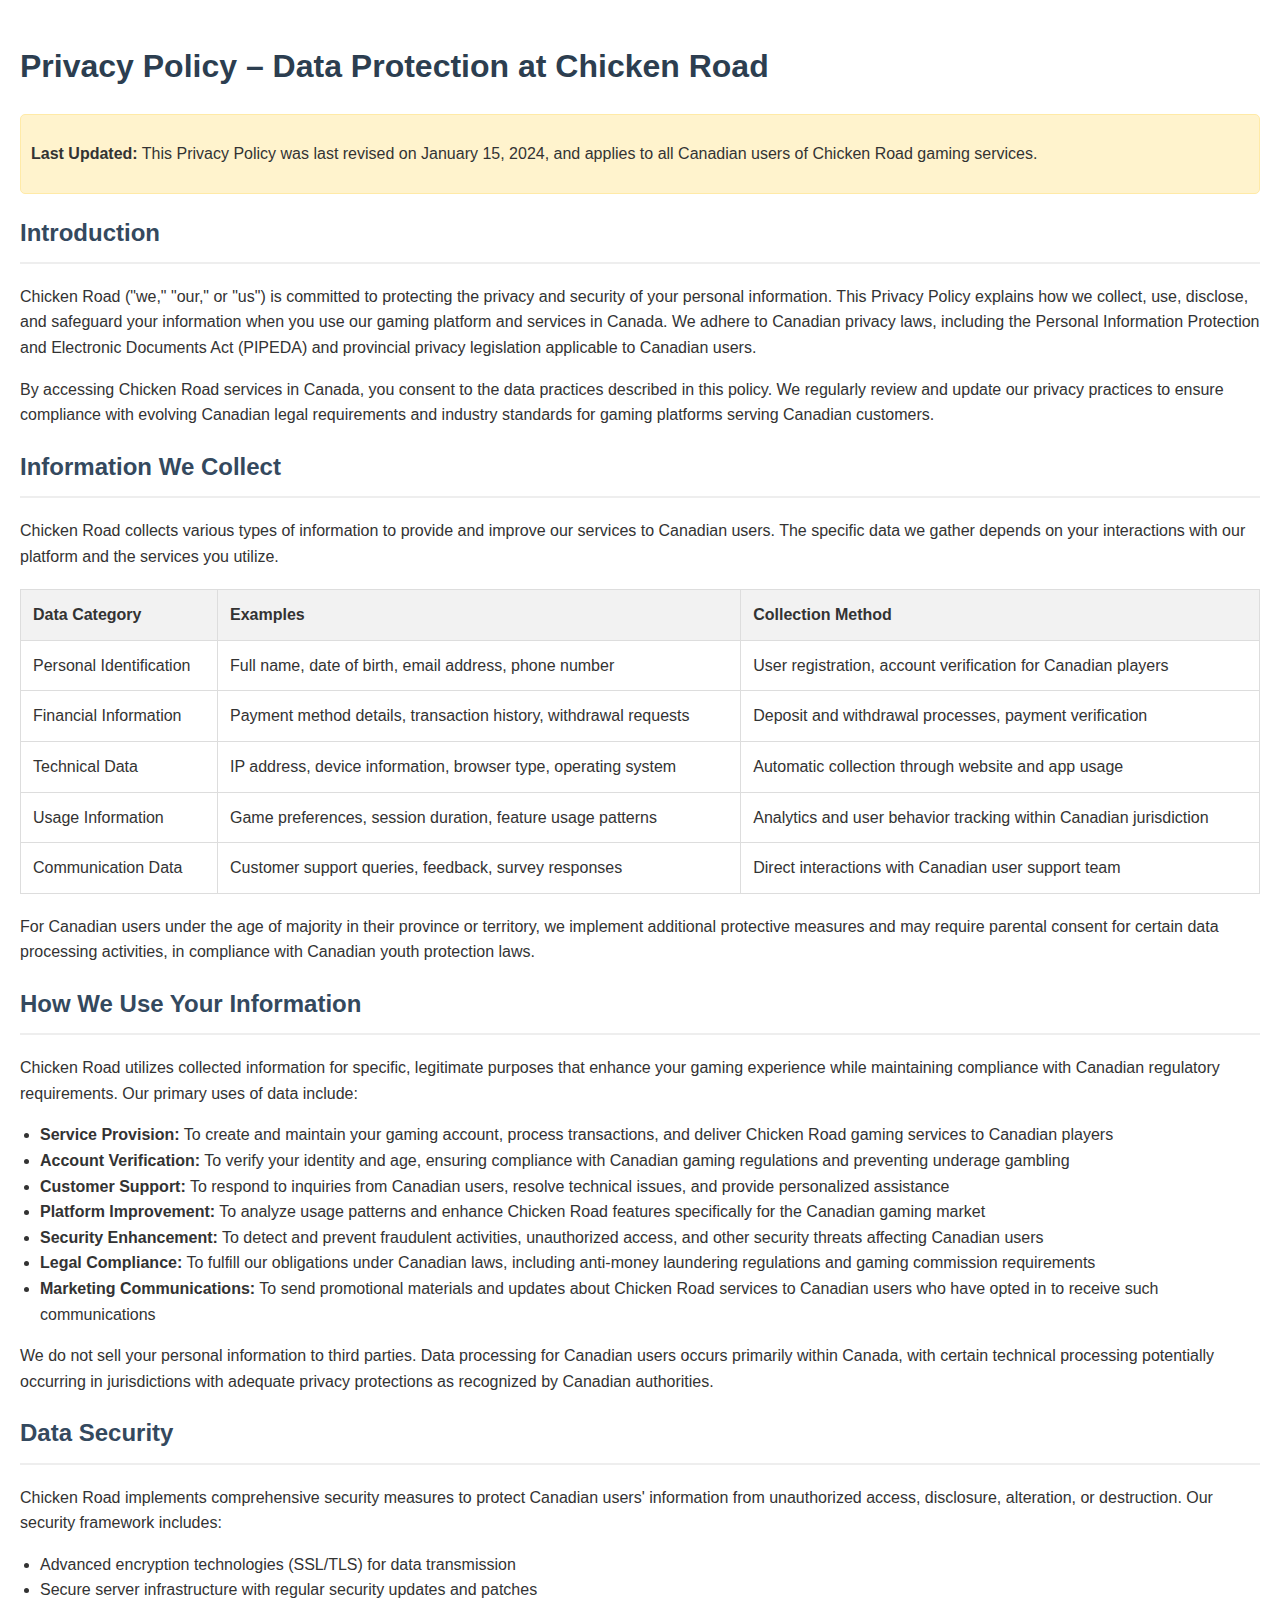
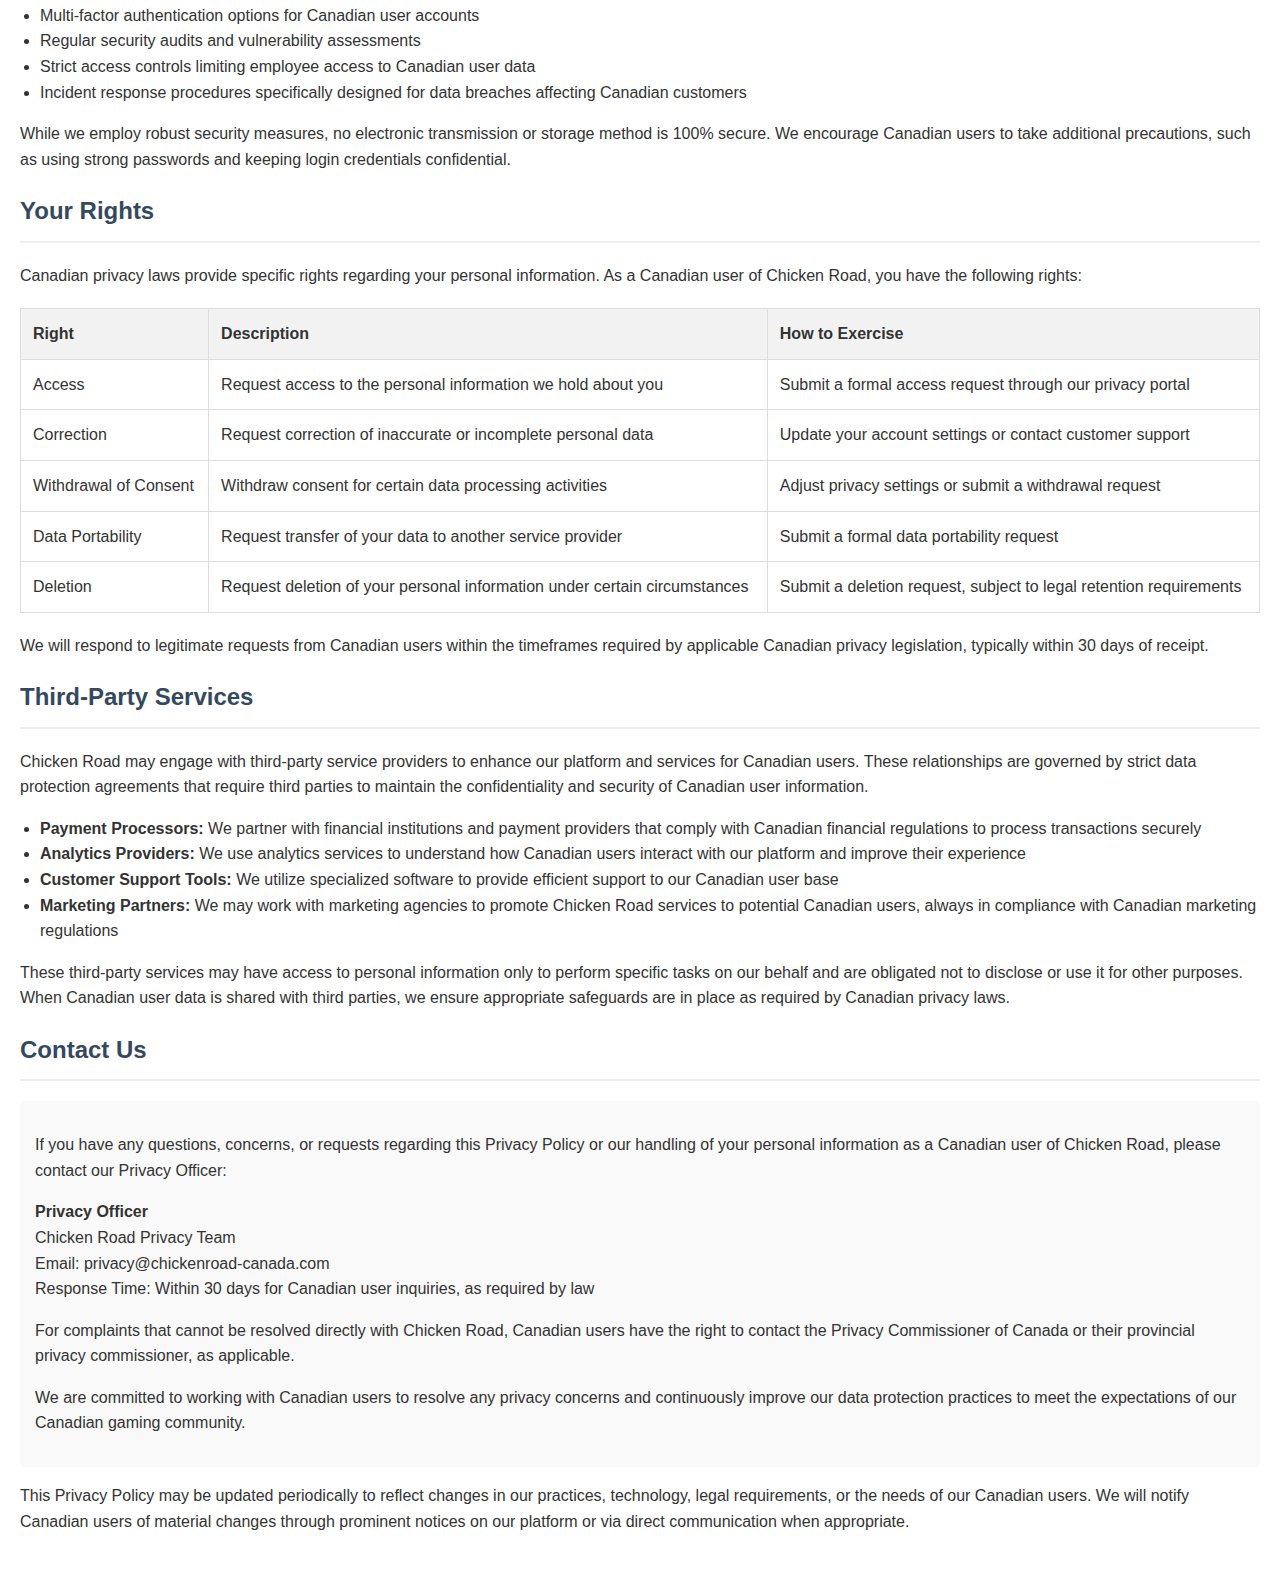
<file: privacy-policy/index.html>
<!DOCTYPE html>
<html lang="en">
<head>
    <meta charset="UTF-8">
    <meta name="viewport" content="width=device-width, initial-scale=1.0">
    <meta name="description" content="Chicken Road's Privacy Policy ensures full transparency in data handling. Learn how we collect, protect, and use your information for a safer gaming experience in Canada.">
    <title>Privacy Policy – Chicken Road – Your Data Protection Guide</title>
    <style>
        body { font-family: Arial, sans-serif; line-height: 1.6; margin: 0; padding: 20px; color: #333; }
        h1 { color: #2c3e50; }
        h2 { color: #34495e; border-bottom: 2px solid #eee; padding-bottom: 10px; }
        table { width: 100%; border-collapse: collapse; margin: 20px 0; }
        th, td { border: 1px solid #ddd; padding: 12px; text-align: left; }
        th { background-color: #f2f2f2; }
        ul { margin: 10px 0; padding-left: 20px; }
        .contact-info { background-color: #f9f9f9; padding: 15px; border-radius: 5px; }
        .update-notice { background-color: #fff3cd; padding: 10px; border: 1px solid #ffeaa7; border-radius: 5px; margin: 15px 0; }
    </style>
</head>
<body>

    <h1>Privacy Policy – Data Protection at Chicken Road</h1>

    <div class="update-notice">
        <p><strong>Last Updated:</strong> This Privacy Policy was last revised on January 15, 2024, and applies to all Canadian users of Chicken Road gaming services.</p>
    </div>

    <h2>Introduction</h2>

    <p>Chicken Road ("we," "our," or "us") is committed to protecting the privacy and security of your personal information. This Privacy Policy explains how we collect, use, disclose, and safeguard your information when you use our gaming platform and services in Canada. We adhere to Canadian privacy laws, including the Personal Information Protection and Electronic Documents Act (PIPEDA) and provincial privacy legislation applicable to Canadian users.</p>

    <p>By accessing Chicken Road services in Canada, you consent to the data practices described in this policy. We regularly review and update our privacy practices to ensure compliance with evolving Canadian legal requirements and industry standards for gaming platforms serving Canadian customers.</p>

    <h2>Information We Collect</h2>

    <p>Chicken Road collects various types of information to provide and improve our services to Canadian users. The specific data we gather depends on your interactions with our platform and the services you utilize.</p>

    <table>
        <tr>
            <th>Data Category</th>
            <th>Examples</th>
            <th>Collection Method</th>
        </tr>
        <tr>
            <td>Personal Identification</td>
            <td>Full name, date of birth, email address, phone number</td>
            <td>User registration, account verification for Canadian players</td>
        </tr>
        <tr>
            <td>Financial Information</td>
            <td>Payment method details, transaction history, withdrawal requests</td>
            <td>Deposit and withdrawal processes, payment verification</td>
        </tr>
        <tr>
            <td>Technical Data</td>
            <td>IP address, device information, browser type, operating system</td>
            <td>Automatic collection through website and app usage</td>
        </tr>
        <tr>
            <td>Usage Information</td>
            <td>Game preferences, session duration, feature usage patterns</td>
            <td>Analytics and user behavior tracking within Canadian jurisdiction</td>
        </tr>
        <tr>
            <td>Communication Data</td>
            <td>Customer support queries, feedback, survey responses</td>
            <td>Direct interactions with Canadian user support team</td>
        </tr>
    </table>

    <p>For Canadian users under the age of majority in their province or territory, we implement additional protective measures and may require parental consent for certain data processing activities, in compliance with Canadian youth protection laws.</p>

    <h2>How We Use Your Information</h2>

    <p>Chicken Road utilizes collected information for specific, legitimate purposes that enhance your gaming experience while maintaining compliance with Canadian regulatory requirements. Our primary uses of data include:</p>

    <ul>
        <li><strong>Service Provision:</strong> To create and maintain your gaming account, process transactions, and deliver Chicken Road gaming services to Canadian players</li>
        <li><strong>Account Verification:</strong> To verify your identity and age, ensuring compliance with Canadian gaming regulations and preventing underage gambling</li>
        <li><strong>Customer Support:</strong> To respond to inquiries from Canadian users, resolve technical issues, and provide personalized assistance</li>
        <li><strong>Platform Improvement:</strong> To analyze usage patterns and enhance Chicken Road features specifically for the Canadian gaming market</li>
        <li><strong>Security Enhancement:</strong> To detect and prevent fraudulent activities, unauthorized access, and other security threats affecting Canadian users</li>
        <li><strong>Legal Compliance:</strong> To fulfill our obligations under Canadian laws, including anti-money laundering regulations and gaming commission requirements</li>
        <li><strong>Marketing Communications:</strong> To send promotional materials and updates about Chicken Road services to Canadian users who have opted in to receive such communications</li>
    </ul>

    <p>We do not sell your personal information to third parties. Data processing for Canadian users occurs primarily within Canada, with certain technical processing potentially occurring in jurisdictions with adequate privacy protections as recognized by Canadian authorities.</p>

    <h2>Data Security</h2>

    <p>Chicken Road implements comprehensive security measures to protect Canadian users' information from unauthorized access, disclosure, alteration, or destruction. Our security framework includes:</p>

    <ul>
        <li>Advanced encryption technologies (SSL/TLS) for data transmission</li>
        <li>Secure server infrastructure with regular security updates and patches</li>
        <li>Multi-factor authentication options for Canadian user accounts</li>
        <li>Regular security audits and vulnerability assessments</li>
        <li>Strict access controls limiting employee access to Canadian user data</li>
        <li>Incident response procedures specifically designed for data breaches affecting Canadian customers</li>
    </ul>

    <p>While we employ robust security measures, no electronic transmission or storage method is 100% secure. We encourage Canadian users to take additional precautions, such as using strong passwords and keeping login credentials confidential.</p>

    <h2>Your Rights</h2>

    <p>Canadian privacy laws provide specific rights regarding your personal information. As a Canadian user of Chicken Road, you have the following rights:</p>

    <table>
        <tr>
            <th>Right</th>
            <th>Description</th>
            <th>How to Exercise</th>
        </tr>
        <tr>
            <td>Access</td>
            <td>Request access to the personal information we hold about you</td>
            <td>Submit a formal access request through our privacy portal</td>
        </tr>
        <tr>
            <td>Correction</td>
            <td>Request correction of inaccurate or incomplete personal data</td>
            <td>Update your account settings or contact customer support</td>
        </tr>
        <tr>
            <td>Withdrawal of Consent</td>
            <td>Withdraw consent for certain data processing activities</td>
            <td>Adjust privacy settings or submit a withdrawal request</td>
        </tr>
        <tr>
            <td>Data Portability</td>
            <td>Request transfer of your data to another service provider</td>
            <td>Submit a formal data portability request</td>
        </tr>
        <tr>
            <td>Deletion</td>
            <td>Request deletion of your personal information under certain circumstances</td>
            <td>Submit a deletion request, subject to legal retention requirements</td>
        </tr>
    </table>

    <p>We will respond to legitimate requests from Canadian users within the timeframes required by applicable Canadian privacy legislation, typically within 30 days of receipt.</p>

    <h2>Third-Party Services</h2>

    <p>Chicken Road may engage with third-party service providers to enhance our platform and services for Canadian users. These relationships are governed by strict data protection agreements that require third parties to maintain the confidentiality and security of Canadian user information.</p>

    <ul>
        <li><strong>Payment Processors:</strong> We partner with financial institutions and payment providers that comply with Canadian financial regulations to process transactions securely</li>
        <li><strong>Analytics Providers:</strong> We use analytics services to understand how Canadian users interact with our platform and improve their experience</li>
        <li><strong>Customer Support Tools:</strong> We utilize specialized software to provide efficient support to our Canadian user base</li>
        <li><strong>Marketing Partners:</strong> We may work with marketing agencies to promote Chicken Road services to potential Canadian users, always in compliance with Canadian marketing regulations</li>
    </ul>

    <p>These third-party services may have access to personal information only to perform specific tasks on our behalf and are obligated not to disclose or use it for other purposes. When Canadian user data is shared with third parties, we ensure appropriate safeguards are in place as required by Canadian privacy laws.</p>

    <h2>Contact Us</h2>

    <div class="contact-info">
        <p>If you have any questions, concerns, or requests regarding this Privacy Policy or our handling of your personal information as a Canadian user of Chicken Road, please contact our Privacy Officer:</p>

        <p><strong>Privacy Officer</strong><br>
        Chicken Road Privacy Team<br>
        Email: privacy@chickenroad-canada.com<br>
        Response Time: Within 30 days for Canadian user inquiries, as required by law</p>

        <p>For complaints that cannot be resolved directly with Chicken Road, Canadian users have the right to contact the Privacy Commissioner of Canada or their provincial privacy commissioner, as applicable.</p>

        <p>We are committed to working with Canadian users to resolve any privacy concerns and continuously improve our data protection practices to meet the expectations of our Canadian gaming community.</p>
    </div>

    <p>This Privacy Policy may be updated periodically to reflect changes in our practices, technology, legal requirements, or the needs of our Canadian users. We will notify Canadian users of material changes through prominent notices on our platform or via direct communication when appropriate.</p>

</body>
</html>
</file>
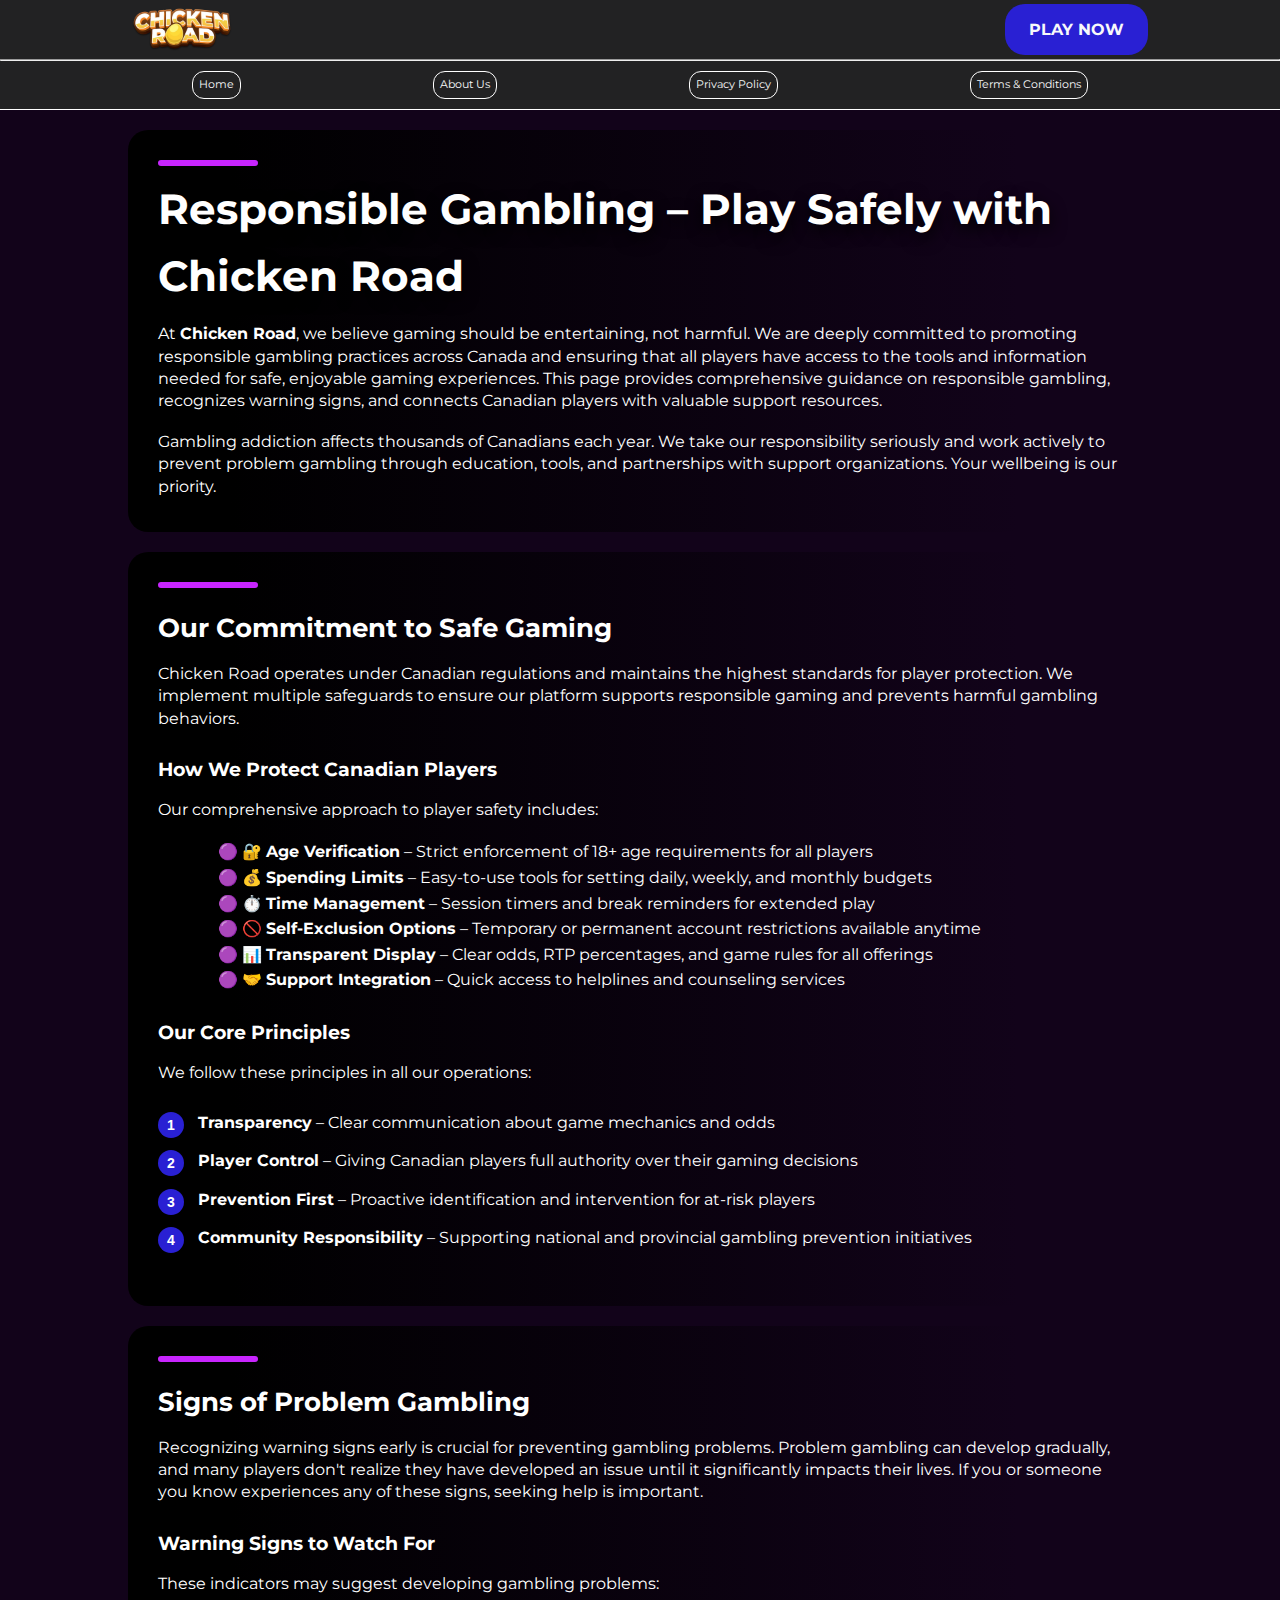
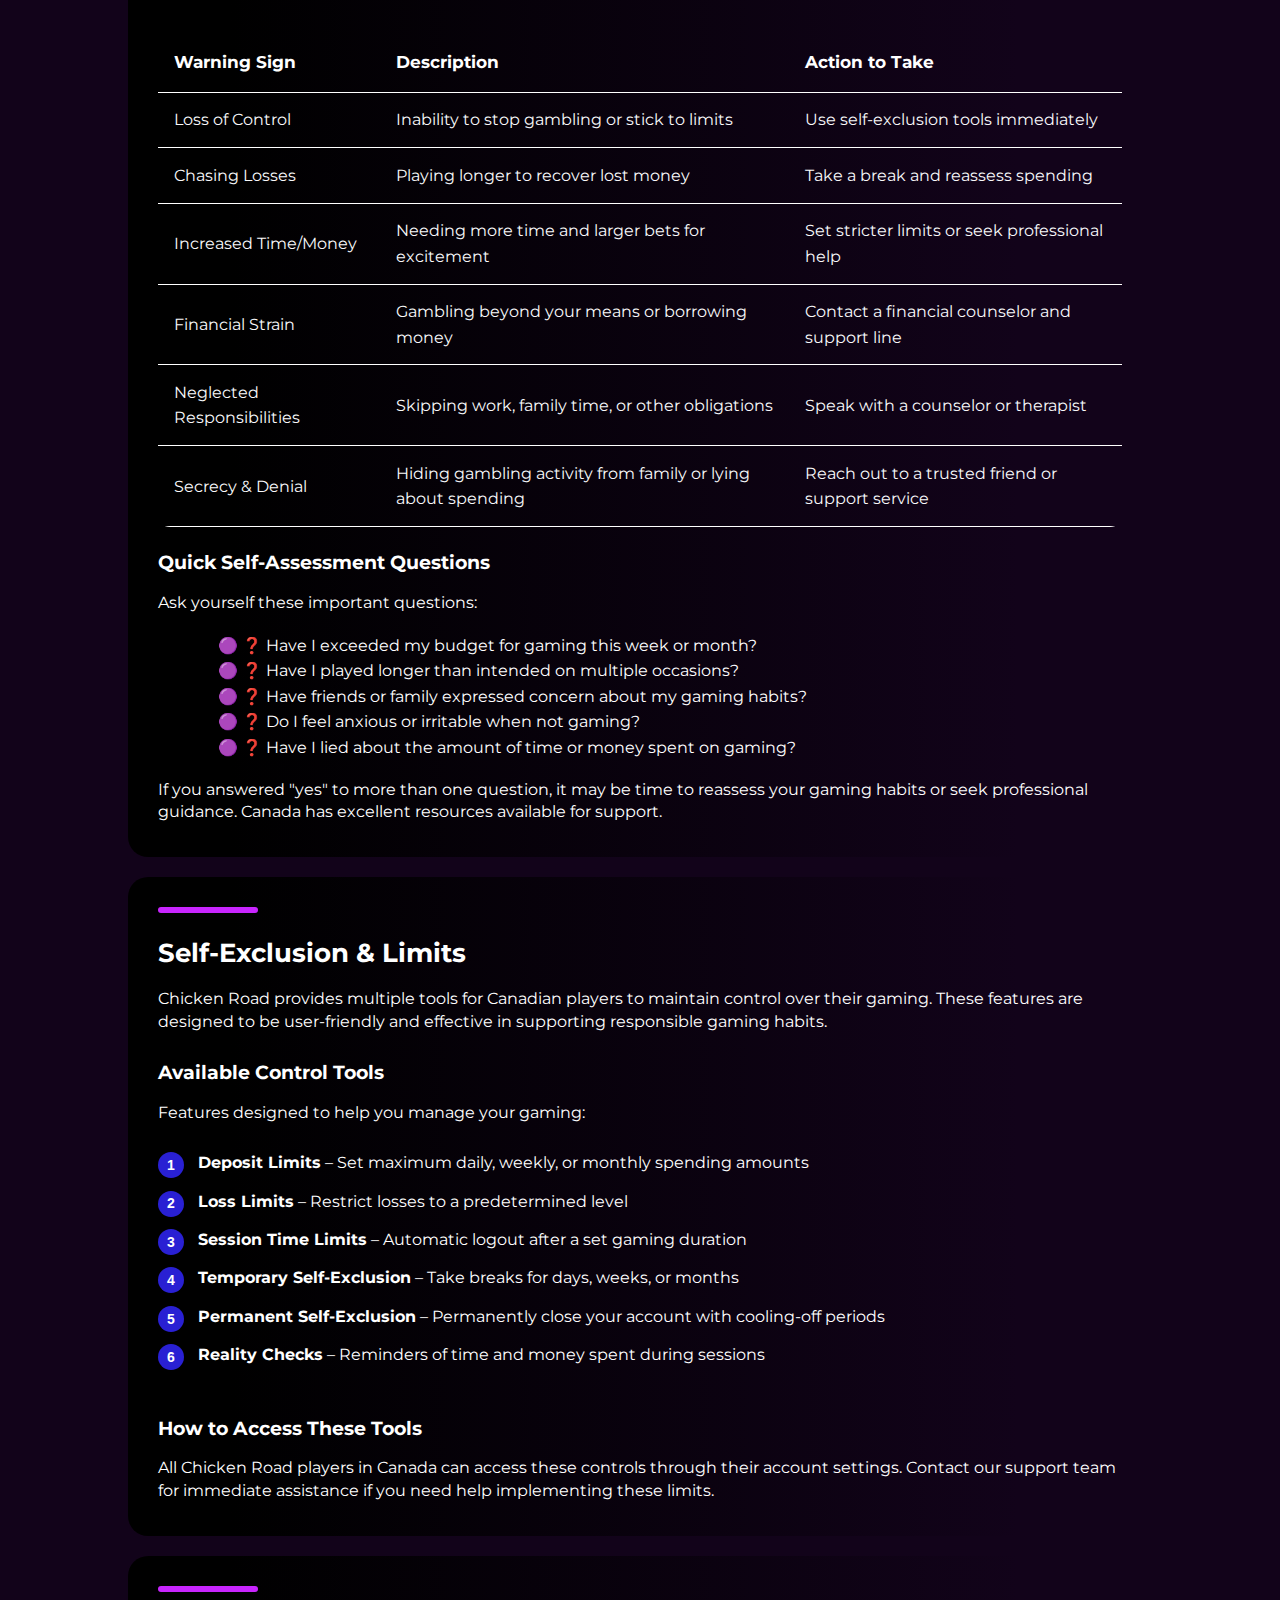
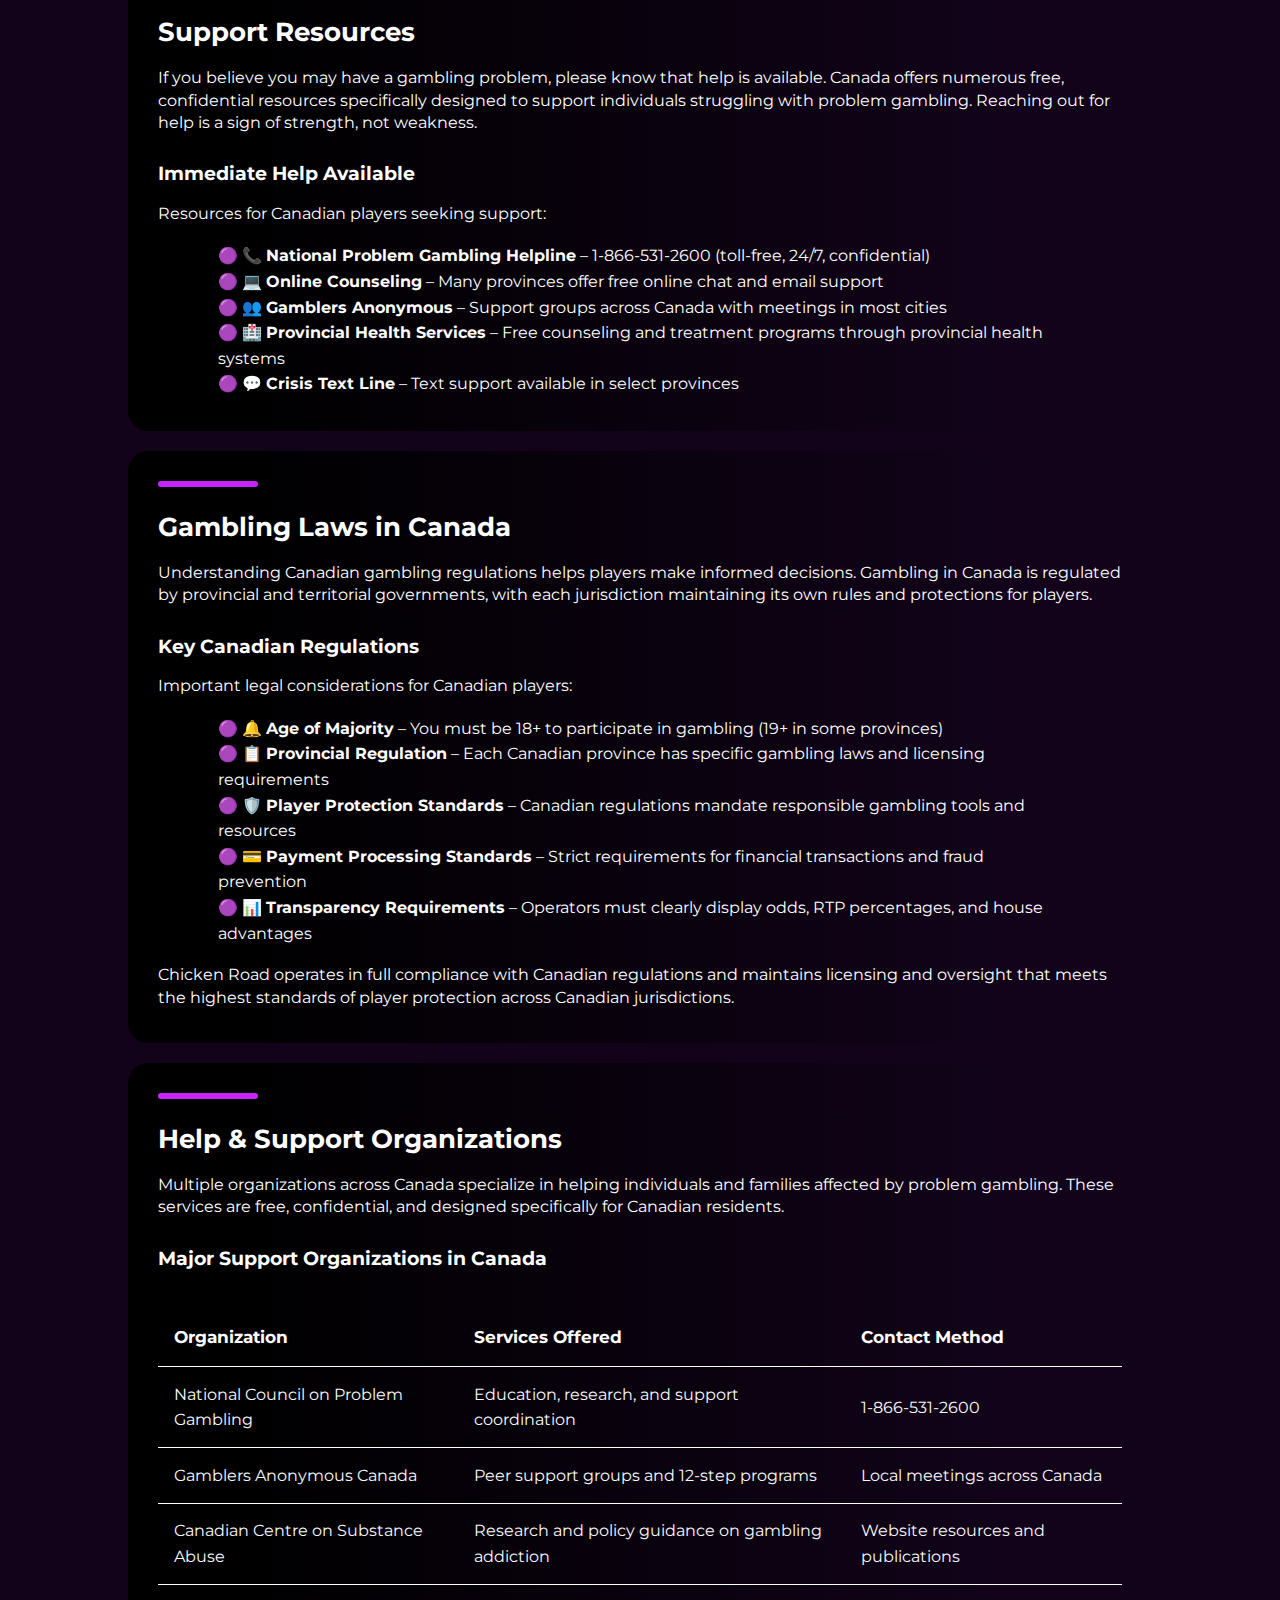
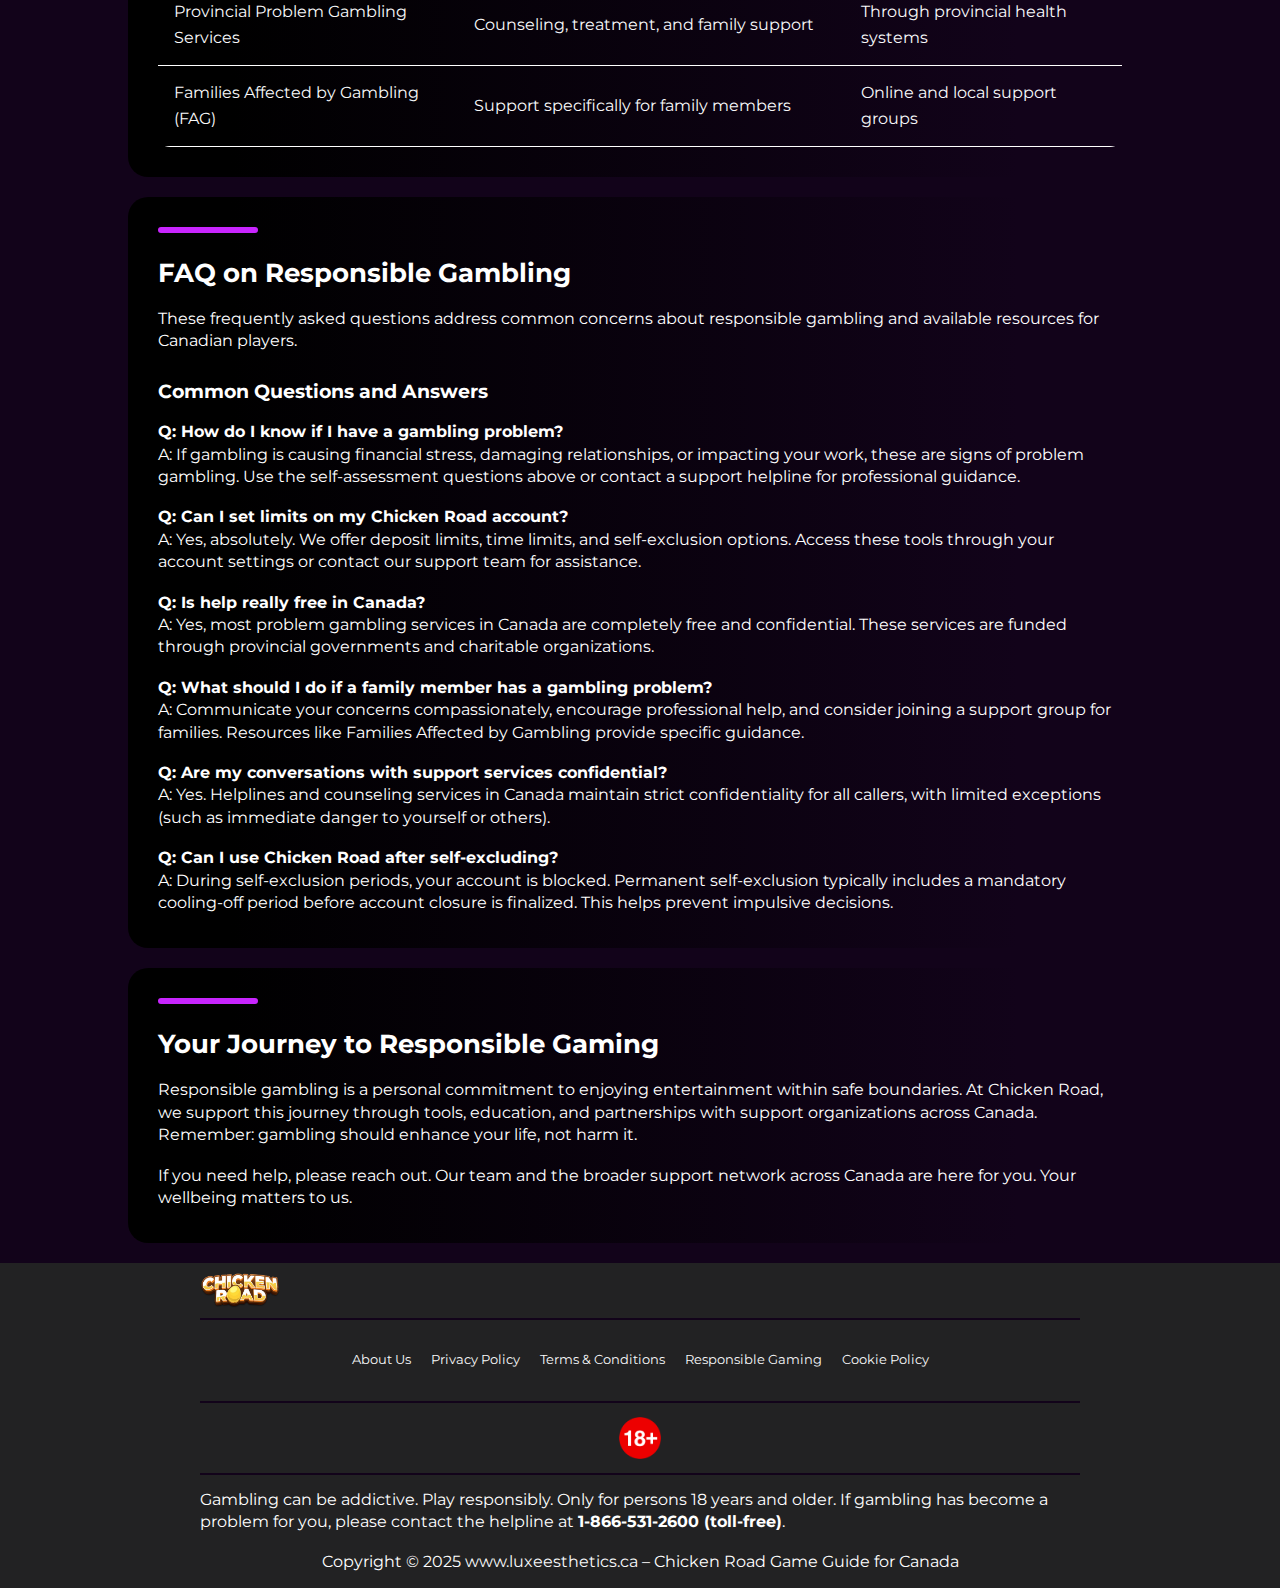
<file: responsible-gambling/index.html>
<!DOCTYPE html>
<html lang="en">
<head>
    <meta charset="UTF-8">
    <meta name="viewport" content="width=device-width, initial-scale=1.0">
    <link rel="stylesheet" href="/style.css">
    <link rel="shortcut icon" href="/favicon.ico" type="image/x-icon">
    <title>Responsible Gambling – Chicken Road's Commitment to Safe Gaming</title>
    <meta name="description" content="Chicken Road promotes responsible gambling in Canada. Learn about our commitment to player safety, addiction prevention, and resources for responsible gaming.">
    <meta name="googlebot" content="index,follow,noarchive">

    <link rel="canonical" href="https://www.luxeesthetics.ca/responsible-gambling/">

    <meta property="og:type" content="website" />
    <meta property="og:title" content="Responsible Gambling – Chicken Road's Commitment to Safe Gaming" />
    <meta property="og:description" content="Chicken Road promotes responsible gambling in Canada. Learn about our commitment to player safety, addiction prevention, and resources for responsible gaming." />
    <meta property="og:url" content="https://www.luxeesthetics.ca/responsible-gambling/" />
    <meta property="og:site_name" content="Chicken Road Game Canada" />
    <meta property="og:locale" content="en_CA" />

    <script type="application/ld+json">
    {
        "@context": "https://schema.org",
        "@type": "Article",
        "headline": "Responsible Gambling – Play Safely with Chicken Road",
        "description": "Comprehensive guide to responsible gambling in Canada with support resources",
        "mainEntityOfPage": {
            "@type": "WebPage",
            "@id": "https://www.luxeesthetics.ca/responsible-gambling/"
        },
        "author": {
            "@type": "Person",
            "name": "Chicken Road Team"
        },
        "publisher": {
            "@type": "Organization",
            "name": "Chicken Road Game Canada",
            "logo": {
                "@type": "ImageObject",
                "url": "https://www.luxeesthetics.ca/img/logo.webp"
            }
        },
        "datePublished": "2025-10-28",
        "dateModified": "2025-10-28"
    }
    </script>
</head>
<body>
<header>
    <div class="logo-container">
        <a href="/">
            <img src="/img/logo.webp" alt="Chicken Road Logo" width="100" height="80">
        </a>
            <a href="/play/" class="btn" rel="nofollow" content="noindex">PLAY NOW</a>
    </div>
<hr>
    <nav class="navigation-list">
        <a href="/">Home</a>
        <a href="/about-us/">About Us</a>
        <a href="/privacy-policy/">Privacy Policy</a>
        <a href="/terms-and-conditions/">Terms & Conditions</a>
    </nav>
</header>

<main>
    <div class="container-long">
        <hr class="title-line">
        <h1>Responsible Gambling – Play Safely with Chicken Road</h1>
        <p>
            At <strong>Chicken Road</strong>, we believe gaming should be entertaining, not harmful. We are deeply committed to promoting responsible gambling practices across Canada and ensuring that all players have access to the tools and information needed for safe, enjoyable gaming experiences. This page provides comprehensive guidance on responsible gambling, recognizes warning signs, and connects Canadian players with valuable support resources.
        </p>
        <p>
            Gambling addiction affects thousands of Canadians each year. We take our responsibility seriously and work actively to prevent problem gambling through education, tools, and partnerships with support organizations. Your wellbeing is our priority.
        </p>
    </div>

    <div class="container-long">
        <hr class="title-line">
        <h2>Our Commitment to Safe Gaming</h2>
        <p>
            Chicken Road operates under Canadian regulations and maintains the highest standards for player protection. We implement multiple safeguards to ensure our platform supports responsible gaming and prevents harmful gambling behaviors.
        </p>
        
        <h3>How We Protect Canadian Players</h3>
        <p>Our comprehensive approach to player safety includes:</p>
        <ul>
            <li>🔐 <strong>Age Verification</strong> – Strict enforcement of 18+ age requirements for all players</li>
            <li>💰 <strong>Spending Limits</strong> – Easy-to-use tools for setting daily, weekly, and monthly budgets</li>
            <li>⏱️ <strong>Time Management</strong> – Session timers and break reminders for extended play</li>
            <li>🚫 <strong>Self-Exclusion Options</strong> – Temporary or permanent account restrictions available anytime</li>
            <li>📊 <strong>Transparent Display</strong> – Clear odds, RTP percentages, and game rules for all offerings</li>
            <li>🤝 <strong>Support Integration</strong> – Quick access to helplines and counseling services</li>
        </ul>
        
        <h3>Our Core Principles</h3>
        <p>We follow these principles in all our operations:</p>
        <ol class="pink-circle-list">
            <li><p><strong>Transparency</strong> – Clear communication about game mechanics and odds</p></li>
            <li><p><strong>Player Control</strong> – Giving Canadian players full authority over their gaming decisions</p></li>
            <li><p><strong>Prevention First</strong> – Proactive identification and intervention for at-risk players</p></li>
            <li><p><strong>Community Responsibility</strong> – Supporting national and provincial gambling prevention initiatives</p></li>
        </ol>
    </div>

    <div class="container-long">
        <hr class="title-line">
        <h2>Signs of Problem Gambling</h2>
        <p>
            Recognizing warning signs early is crucial for preventing gambling problems. Problem gambling can develop gradually, and many players don't realize they have developed an issue until it significantly impacts their lives. If you or someone you know experiences any of these signs, seeking help is important.
        </p>
        
        <h3>Warning Signs to Watch For</h3>
        <p>These indicators may suggest developing gambling problems:</p>
        <div class="table-wrapper">
            <table>
                <tr><th>Warning Sign</th><th>Description</th><th>Action to Take</th></tr>
                <tr><td>Loss of Control</td><td>Inability to stop gambling or stick to limits</td><td>Use self-exclusion tools immediately</td></tr>
                <tr><td>Chasing Losses</td><td>Playing longer to recover lost money</td><td>Take a break and reassess spending</td></tr>
                <tr><td>Increased Time/Money</td><td>Needing more time and larger bets for excitement</td><td>Set stricter limits or seek professional help</td></tr>
                <tr><td>Financial Strain</td><td>Gambling beyond your means or borrowing money</td><td>Contact a financial counselor and support line</td></tr>
                <tr><td>Neglected Responsibilities</td><td>Skipping work, family time, or other obligations</td><td>Speak with a counselor or therapist</td></tr>
                <tr><td>Secrecy & Denial</td><td>Hiding gambling activity from family or lying about spending</td><td>Reach out to a trusted friend or support service</td></tr>
            </table>
        </div>
        
        <h3>Quick Self-Assessment Questions</h3>
        <p>Ask yourself these important questions:</p>
        <ul>
            <li>❓ Have I exceeded my budget for gaming this week or month?</li>
            <li>❓ Have I played longer than intended on multiple occasions?</li>
            <li>❓ Have friends or family expressed concern about my gaming habits?</li>
            <li>❓ Do I feel anxious or irritable when not gaming?</li>
            <li>❓ Have I lied about the amount of time or money spent on gaming?</li>
        </ul>
        <p>
            If you answered "yes" to more than one question, it may be time to reassess your gaming habits or seek professional guidance. Canada has excellent resources available for support.
        </p>
    </div>

    <div class="container-long">
        <hr class="title-line">
        <h2>Self-Exclusion & Limits</h2>
        <p>
            Chicken Road provides multiple tools for Canadian players to maintain control over their gaming. These features are designed to be user-friendly and effective in supporting responsible gaming habits.
        </p>
        
        <h3>Available Control Tools</h3>
        <p>Features designed to help you manage your gaming:</p>
        <ol class="pink-circle-list">
            <li><p><strong>Deposit Limits</strong> – Set maximum daily, weekly, or monthly spending amounts</p></li>
            <li><p><strong>Loss Limits</strong> – Restrict losses to a predetermined level</p></li>
            <li><p><strong>Session Time Limits</strong> – Automatic logout after a set gaming duration</p></li>
            <li><p><strong>Temporary Self-Exclusion</strong> – Take breaks for days, weeks, or months</p></li>
            <li><p><strong>Permanent Self-Exclusion</strong> – Permanently close your account with cooling-off periods</p></li>
            <li><p><strong>Reality Checks</strong> – Reminders of time and money spent during sessions</p></li>
        </ol>
        
        <h3>How to Access These Tools</h3>
        <p>All Chicken Road players in Canada can access these controls through their account settings. Contact our support team for immediate assistance if you need help implementing these limits.</p>
    </div>

    <div class="container-long">
        <hr class="title-line">
        <h2>Support Resources</h2>
        <p>
            If you believe you may have a gambling problem, please know that help is available. Canada offers numerous free, confidential resources specifically designed to support individuals struggling with problem gambling. Reaching out for help is a sign of strength, not weakness.
        </p>
        
        <h3>Immediate Help Available</h3>
        <p>Resources for Canadian players seeking support:</p>
        <ul>
            <li>📞 <strong>National Problem Gambling Helpline</strong> – 1-866-531-2600 (toll-free, 24/7, confidential)</li>
            <li>💻 <strong>Online Counseling</strong> – Many provinces offer free online chat and email support</li>
            <li>👥 <strong>Gamblers Anonymous</strong> – Support groups across Canada with meetings in most cities</li>
            <li>🏥 <strong>Provincial Health Services</strong> – Free counseling and treatment programs through provincial health systems</li>
            <li>💬 <strong>Crisis Text Line</strong> – Text support available in select provinces</li>
        </ul>
    </div>

    <div class="container-long">
        <hr class="title-line">
        <h2>Gambling Laws in Canada</h2>
        <p>
            Understanding Canadian gambling regulations helps players make informed decisions. Gambling in Canada is regulated by provincial and territorial governments, with each jurisdiction maintaining its own rules and protections for players.
        </p>
        
        <h3>Key Canadian Regulations</h3>
        <p>Important legal considerations for Canadian players:</p>
        <ul>
            <li>🔔 <strong>Age of Majority</strong> – You must be 18+ to participate in gambling (19+ in some provinces)</li>
            <li>📋 <strong>Provincial Regulation</strong> – Each Canadian province has specific gambling laws and licensing requirements</li>
            <li>🛡️ <strong>Player Protection Standards</strong> – Canadian regulations mandate responsible gambling tools and resources</li>
            <li>💳 <strong>Payment Processing Standards</strong> – Strict requirements for financial transactions and fraud prevention</li>
            <li>📊 <strong>Transparency Requirements</strong> – Operators must clearly display odds, RTP percentages, and house advantages</li>
        </ul>
        
        <p>
            Chicken Road operates in full compliance with Canadian regulations and maintains licensing and oversight that meets the highest standards of player protection across Canadian jurisdictions.
        </p>
    </div>

    <div class="container-long">
        <hr class="title-line">
        <h2>Help & Support Organizations</h2>
        <p>
            Multiple organizations across Canada specialize in helping individuals and families affected by problem gambling. These services are free, confidential, and designed specifically for Canadian residents.
        </p>
        
        <h3>Major Support Organizations in Canada</h3>
        <div class="table-wrapper">
            <table>
                <tr><th>Organization</th><th>Services Offered</th><th>Contact Method</th></tr>
                <tr><td>National Council on Problem Gambling</td><td>Education, research, and support coordination</td><td>1-866-531-2600</td></tr>
                <tr><td>Gamblers Anonymous Canada</td><td>Peer support groups and 12-step programs</td><td>Local meetings across Canada</td></tr>
                <tr><td>Canadian Centre on Substance Abuse</td><td>Research and policy guidance on gambling addiction</td><td>Website resources and publications</td></tr>
                <tr><td>Provincial Problem Gambling Services</td><td>Counseling, treatment, and family support</td><td>Through provincial health systems</td></tr>
                <tr><td>Families Affected by Gambling (FAG)</td><td>Support specifically for family members</td><td>Online and local support groups</td></tr>
            </table>
        </div>
    </div>

    <div class="container-long">
        <hr class="title-line">
        <h2>FAQ on Responsible Gambling</h2>
        <p>
            These frequently asked questions address common concerns about responsible gambling and available resources for Canadian players.
        </p>
        
        <h3>Common Questions and Answers</h3>
        <p><strong>Q: How do I know if I have a gambling problem?</strong><br>
        A: If gambling is causing financial stress, damaging relationships, or impacting your work, these are signs of problem gambling. Use the self-assessment questions above or contact a support helpline for professional guidance.</p>
        
        <p><strong>Q: Can I set limits on my Chicken Road account?</strong><br>
        A: Yes, absolutely. We offer deposit limits, time limits, and self-exclusion options. Access these tools through your account settings or contact our support team for assistance.</p>
        
        <p><strong>Q: Is help really free in Canada?</strong><br>
        A: Yes, most problem gambling services in Canada are completely free and confidential. These services are funded through provincial governments and charitable organizations.</p>
        
        <p><strong>Q: What should I do if a family member has a gambling problem?</strong><br>
        A: Communicate your concerns compassionately, encourage professional help, and consider joining a support group for families. Resources like Families Affected by Gambling provide specific guidance.</p>
        
        <p><strong>Q: Are my conversations with support services confidential?</strong><br>
        A: Yes. Helplines and counseling services in Canada maintain strict confidentiality for all callers, with limited exceptions (such as immediate danger to yourself or others).</p>
        
        <p><strong>Q: Can I use Chicken Road after self-excluding?</strong><br>
        A: During self-exclusion periods, your account is blocked. Permanent self-exclusion typically includes a mandatory cooling-off period before account closure is finalized. This helps prevent impulsive decisions.</p>
    </div>

    <div class="container-long">
        <hr class="title-line">
        <h2>Your Journey to Responsible Gaming</h2>
        <p>
            Responsible gambling is a personal commitment to enjoying entertainment within safe boundaries. At Chicken Road, we support this journey through tools, education, and partnerships with support organizations across Canada. Remember: gambling should enhance your life, not harm it.
        </p>
        <p>
            If you need help, please reach out. Our team and the broader support network across Canada are here for you. Your wellbeing matters to us.
        </p>
    </div>
</main>

<footer>
    <a href="/">
        <img src="/img/logo.webp" alt="Chicken Road" width="80" height="80">  
    </a>
    <hr class="faq-hr">
        <div class="flex-container">
        <a href="/about-us/">About Us</a>
        <a href="/privacy-policy/">Privacy Policy</a>
        <a href="/terms-and-conditions/">Terms & Conditions</a>
        <a href="/responsible-gambling/">Responsible Gaming</a>
        <a href="/cookie-policy/">Cookie Policy</a>
    </div>
    <hr class="faq-hr">
    <img src="/img/18-icon.webp" alt="18+ Icon" width="50" height="50">
    <hr class="faq-hr">
    <p>
        Gambling can be addictive. Play responsibly. Only for persons 18 years and older. If gambling has become a problem for you, please contact the helpline at <strong>1-866-531-2600 (toll-free)</strong>.
    </p>
    <p>
        Copyright © 2025 <a href="https://www.luxeesthetics.ca">www.luxeesthetics.ca</a> – Chicken Road Game Guide for Canada
    </p>
</footer>
</body>
</html>
</file>
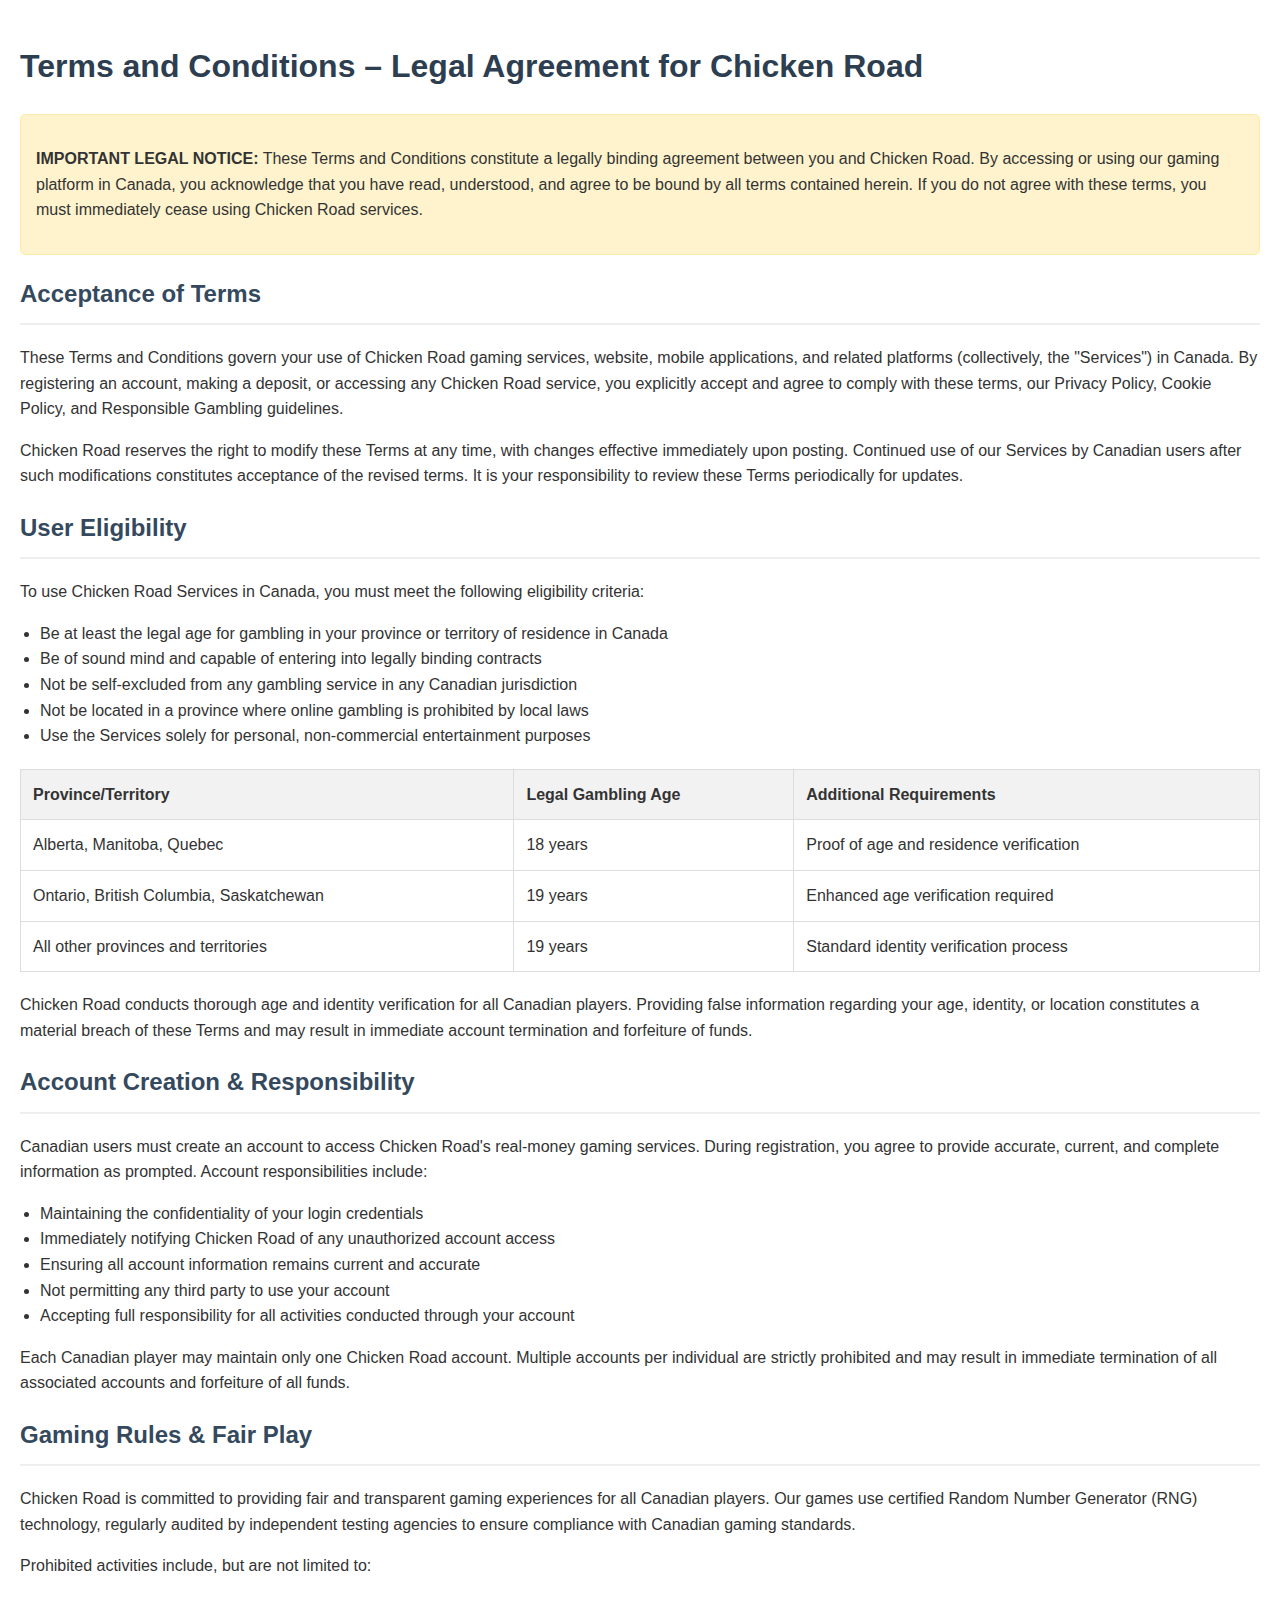
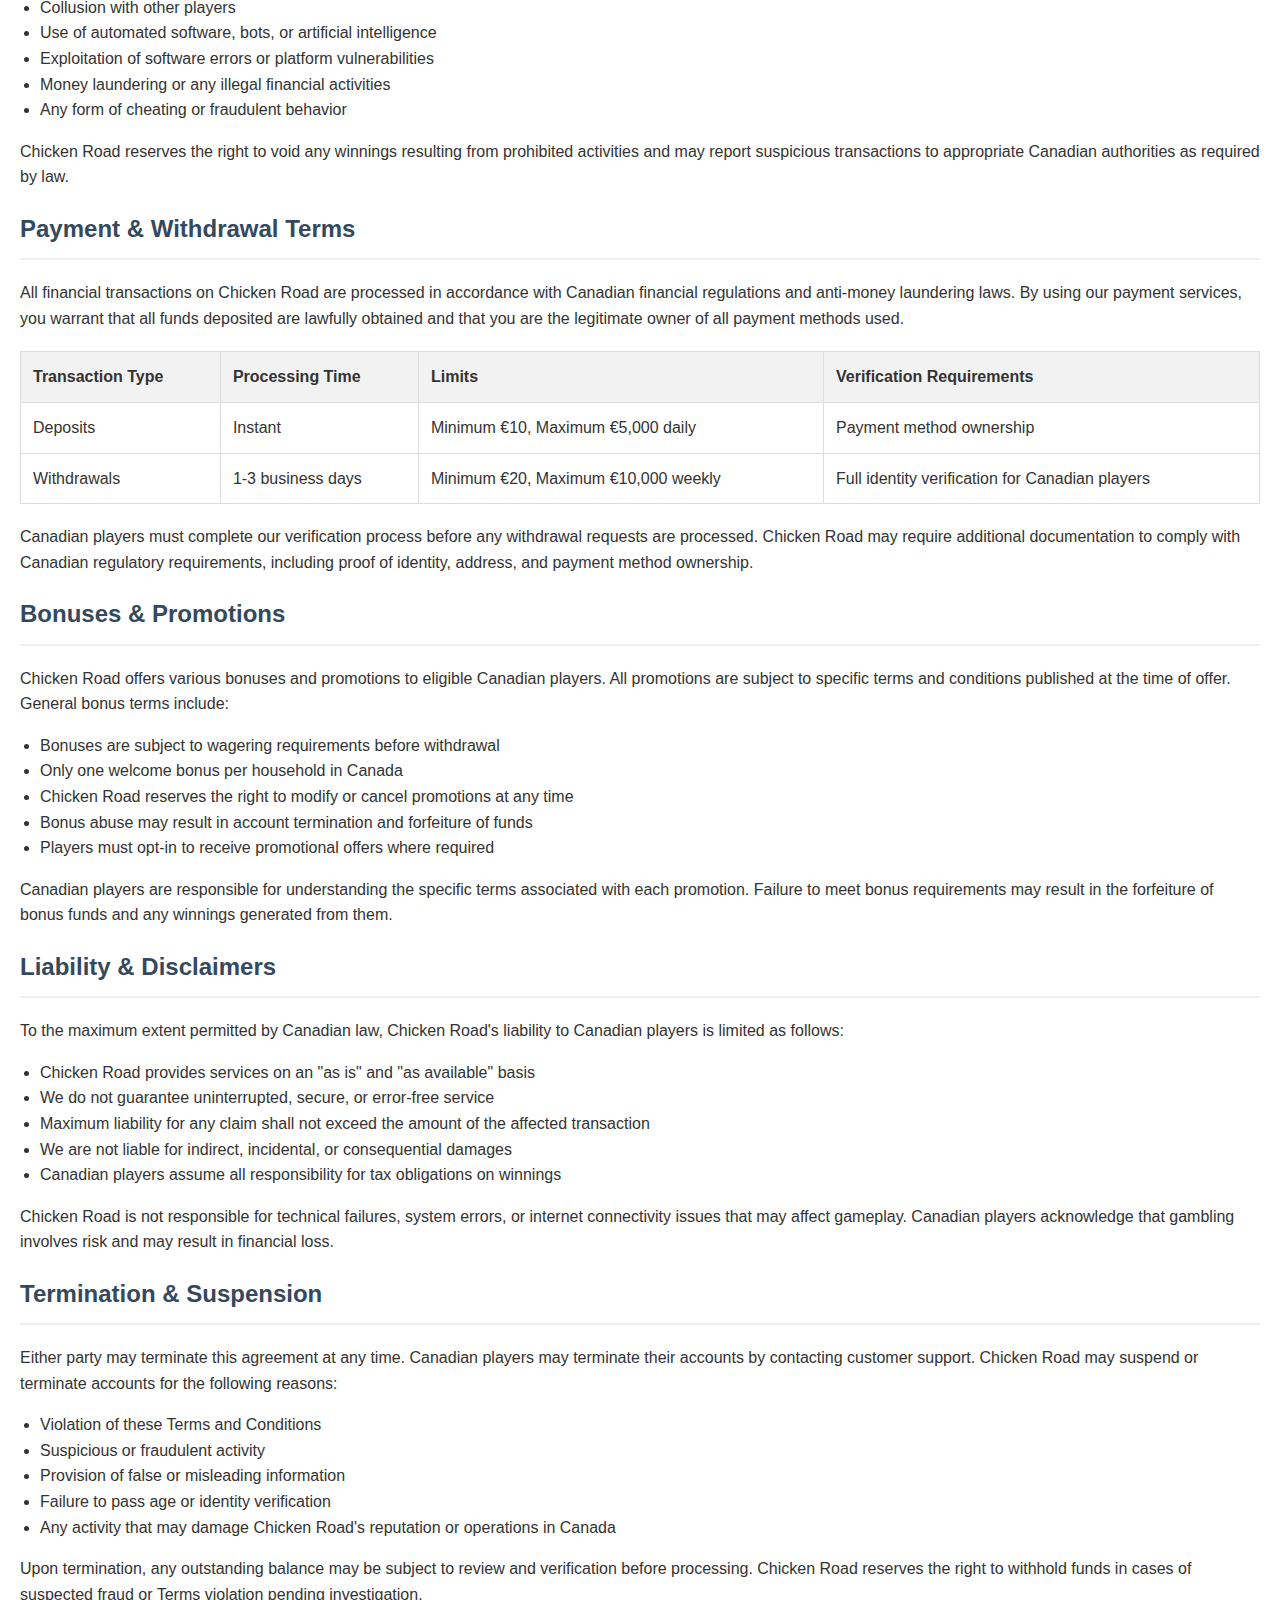
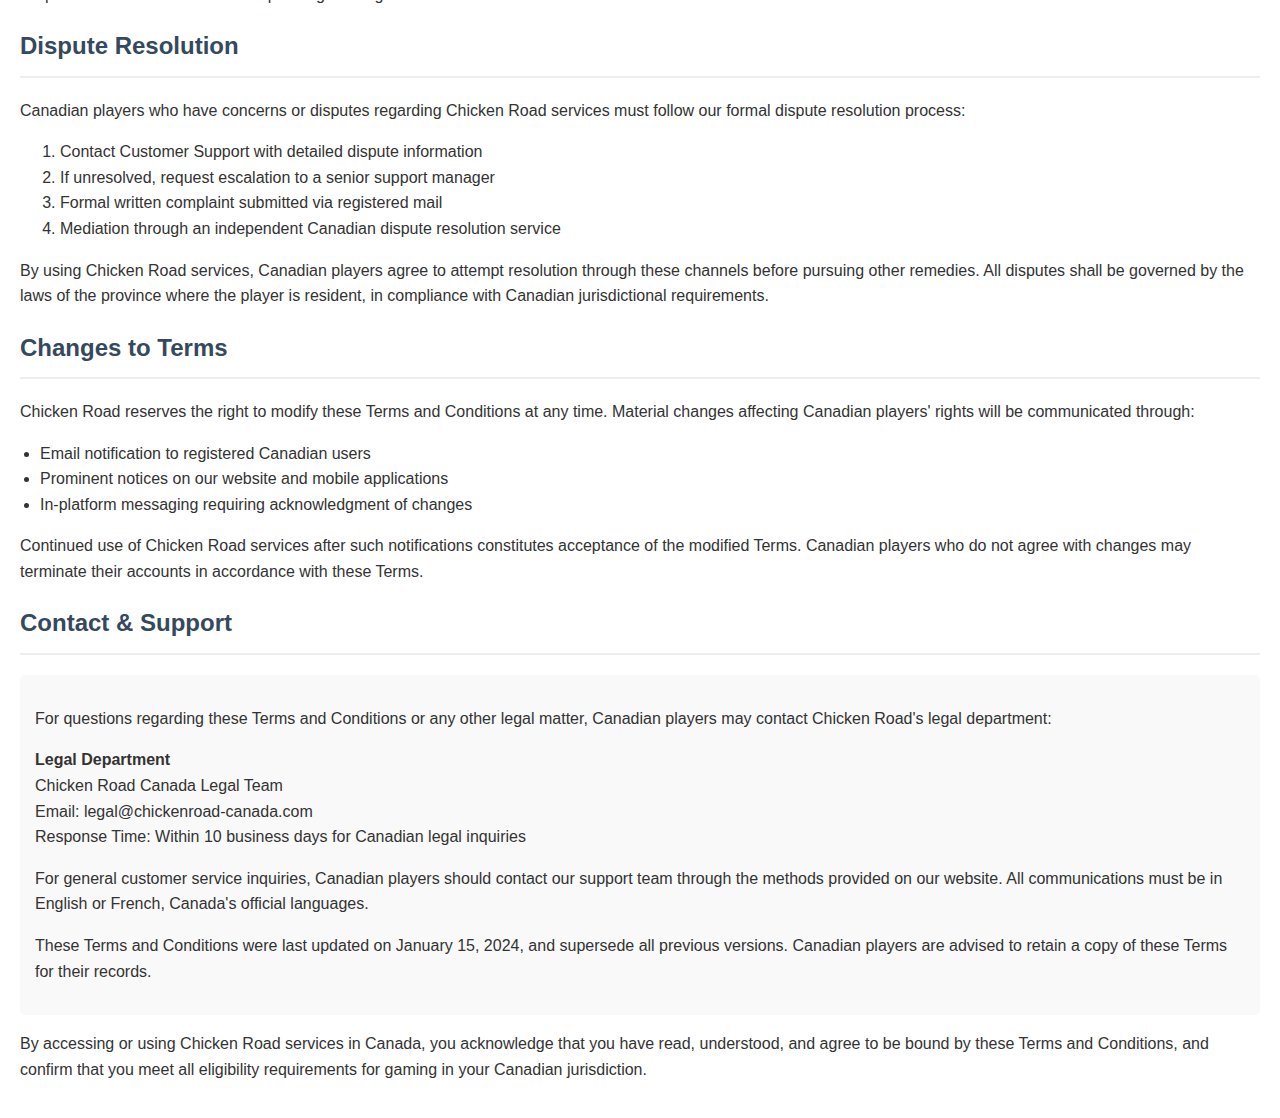
<file: terms-and-conditions/index.html>
<!DOCTYPE html>
<html lang="en">
<head>
    <meta charset="UTF-8">
    <meta name="viewport" content="width=device-width, initial-scale=1.0">
    <meta name="description" content="Read Chicken Road's Terms and Conditions. Understand our legal agreement, user rights, responsibilities, and compliance with Canadian gaming regulations.">
    <title>Terms and Conditions – Chicken Road – Legal Agreement</title>
    <style>
        body { font-family: Arial, sans-serif; line-height: 1.6; margin: 0; padding: 20px; color: #333; }
        h1 { color: #2c3e50; }
        h2 { color: #34495e; border-bottom: 2px solid #eee; padding-bottom: 10px; }
        table { width: 100%; border-collapse: collapse; margin: 20px 0; }
        th, td { border: 1px solid #ddd; padding: 12px; text-align: left; }
        th { background-color: #f2f2f2; }
        ul { margin: 10px 0; padding-left: 20px; }
        .legal-notice { background-color: #f9f9f9; padding: 15px; border-radius: 5px; margin: 15px 0; }
        .warning { background-color: #fff3cd; padding: 15px; border: 1px solid #ffeaa7; border-radius: 5px; }
    </style>
</head>
<body>

    <h1>Terms and Conditions – Legal Agreement for Chicken Road</h1>

    <div class="warning">
        <p><strong>IMPORTANT LEGAL NOTICE:</strong> These Terms and Conditions constitute a legally binding agreement between you and Chicken Road. By accessing or using our gaming platform in Canada, you acknowledge that you have read, understood, and agree to be bound by all terms contained herein. If you do not agree with these terms, you must immediately cease using Chicken Road services.</p>
    </div>

    <h2>Acceptance of Terms</h2>

    <p>These Terms and Conditions govern your use of Chicken Road gaming services, website, mobile applications, and related platforms (collectively, the "Services") in Canada. By registering an account, making a deposit, or accessing any Chicken Road service, you explicitly accept and agree to comply with these terms, our Privacy Policy, Cookie Policy, and Responsible Gambling guidelines.</p>

    <p>Chicken Road reserves the right to modify these Terms at any time, with changes effective immediately upon posting. Continued use of our Services by Canadian users after such modifications constitutes acceptance of the revised terms. It is your responsibility to review these Terms periodically for updates.</p>

    <h2>User Eligibility</h2>

    <p>To use Chicken Road Services in Canada, you must meet the following eligibility criteria:</p>

    <ul>
        <li>Be at least the legal age for gambling in your province or territory of residence in Canada</li>
        <li>Be of sound mind and capable of entering into legally binding contracts</li>
        <li>Not be self-excluded from any gambling service in any Canadian jurisdiction</li>
        <li>Not be located in a province where online gambling is prohibited by local laws</li>
        <li>Use the Services solely for personal, non-commercial entertainment purposes</li>
    </ul>

    <table>
        <tr>
            <th>Province/Territory</th>
            <th>Legal Gambling Age</th>
            <th>Additional Requirements</th>
        </tr>
        <tr>
            <td>Alberta, Manitoba, Quebec</td>
            <td>18 years</td>
            <td>Proof of age and residence verification</td>
        </tr>
        <tr>
            <td>Ontario, British Columbia, Saskatchewan</td>
            <td>19 years</td>
            <td>Enhanced age verification required</td>
        </tr>
        <tr>
            <td>All other provinces and territories</td>
            <td>19 years</td>
            <td>Standard identity verification process</td>
        </tr>
    </table>

    <p>Chicken Road conducts thorough age and identity verification for all Canadian players. Providing false information regarding your age, identity, or location constitutes a material breach of these Terms and may result in immediate account termination and forfeiture of funds.</p>

    <h2>Account Creation & Responsibility</h2>

    <p>Canadian users must create an account to access Chicken Road's real-money gaming services. During registration, you agree to provide accurate, current, and complete information as prompted. Account responsibilities include:</p>

    <ul>
        <li>Maintaining the confidentiality of your login credentials</li>
        <li>Immediately notifying Chicken Road of any unauthorized account access</li>
        <li>Ensuring all account information remains current and accurate</li>
        <li>Not permitting any third party to use your account</li>
        <li>Accepting full responsibility for all activities conducted through your account</li>
    </ul>

    <p>Each Canadian player may maintain only one Chicken Road account. Multiple accounts per individual are strictly prohibited and may result in immediate termination of all associated accounts and forfeiture of all funds.</p>

    <h2>Gaming Rules & Fair Play</h2>

    <p>Chicken Road is committed to providing fair and transparent gaming experiences for all Canadian players. Our games use certified Random Number Generator (RNG) technology, regularly audited by independent testing agencies to ensure compliance with Canadian gaming standards.</p>

    <p>Prohibited activities include, but are not limited to:</p>
    <ul>
        <li>Collusion with other players</li>
        <li>Use of automated software, bots, or artificial intelligence</li>
        <li>Exploitation of software errors or platform vulnerabilities</li>
        <li>Money laundering or any illegal financial activities</li>
        <li>Any form of cheating or fraudulent behavior</li>
    </ul>

    <p>Chicken Road reserves the right to void any winnings resulting from prohibited activities and may report suspicious transactions to appropriate Canadian authorities as required by law.</p>

    <h2>Payment & Withdrawal Terms</h2>

    <p>All financial transactions on Chicken Road are processed in accordance with Canadian financial regulations and anti-money laundering laws. By using our payment services, you warrant that all funds deposited are lawfully obtained and that you are the legitimate owner of all payment methods used.</p>

    <table>
        <tr>
            <th>Transaction Type</th>
            <th>Processing Time</th>
            <th>Limits</th>
            <th>Verification Requirements</th>
        </tr>
        <tr>
            <td>Deposits</td>
            <td>Instant</td>
            <td>Minimum €10, Maximum €5,000 daily</td>
            <td>Payment method ownership</td>
        </tr>
        <tr>
            <td>Withdrawals</td>
            <td>1-3 business days</td>
            <td>Minimum €20, Maximum €10,000 weekly</td>
            <td>Full identity verification for Canadian players</td>
        </tr>
    </table>

    <p>Canadian players must complete our verification process before any withdrawal requests are processed. Chicken Road may require additional documentation to comply with Canadian regulatory requirements, including proof of identity, address, and payment method ownership.</p>

    <h2>Bonuses & Promotions</h2>

    <p>Chicken Road offers various bonuses and promotions to eligible Canadian players. All promotions are subject to specific terms and conditions published at the time of offer. General bonus terms include:</p>

    <ul>
        <li>Bonuses are subject to wagering requirements before withdrawal</li>
        <li>Only one welcome bonus per household in Canada</li>
        <li>Chicken Road reserves the right to modify or cancel promotions at any time</li>
        <li>Bonus abuse may result in account termination and forfeiture of funds</li>
        <li>Players must opt-in to receive promotional offers where required</li>
    </ul>

    <p>Canadian players are responsible for understanding the specific terms associated with each promotion. Failure to meet bonus requirements may result in the forfeiture of bonus funds and any winnings generated from them.</p>

    <h2>Liability & Disclaimers</h2>

    <p>To the maximum extent permitted by Canadian law, Chicken Road's liability to Canadian players is limited as follows:</p>

    <ul>
        <li>Chicken Road provides services on an "as is" and "as available" basis</li>
        <li>We do not guarantee uninterrupted, secure, or error-free service</li>
        <li>Maximum liability for any claim shall not exceed the amount of the affected transaction</li>
        <li>We are not liable for indirect, incidental, or consequential damages</li>
        <li>Canadian players assume all responsibility for tax obligations on winnings</li>
    </ul>

    <p>Chicken Road is not responsible for technical failures, system errors, or internet connectivity issues that may affect gameplay. Canadian players acknowledge that gambling involves risk and may result in financial loss.</p>

    <h2>Termination & Suspension</h2>

    <p>Either party may terminate this agreement at any time. Canadian players may terminate their accounts by contacting customer support. Chicken Road may suspend or terminate accounts for the following reasons:</p>

    <ul>
        <li>Violation of these Terms and Conditions</li>
        <li>Suspicious or fraudulent activity</li>
        <li>Provision of false or misleading information</li>
        <li>Failure to pass age or identity verification</li>
        <li>Any activity that may damage Chicken Road's reputation or operations in Canada</li>
    </ul>

    <p>Upon termination, any outstanding balance may be subject to review and verification before processing. Chicken Road reserves the right to withhold funds in cases of suspected fraud or Terms violation pending investigation.</p>

    <h2>Dispute Resolution</h2>

    <p>Canadian players who have concerns or disputes regarding Chicken Road services must follow our formal dispute resolution process:</p>

    <ol>
        <li>Contact Customer Support with detailed dispute information</li>
        <li>If unresolved, request escalation to a senior support manager</li>
        <li>Formal written complaint submitted via registered mail</li>
        <li>Mediation through an independent Canadian dispute resolution service</li>
    </ol>

    <p>By using Chicken Road services, Canadian players agree to attempt resolution through these channels before pursuing other remedies. All disputes shall be governed by the laws of the province where the player is resident, in compliance with Canadian jurisdictional requirements.</p>

    <h2>Changes to Terms</h2>

    <p>Chicken Road reserves the right to modify these Terms and Conditions at any time. Material changes affecting Canadian players' rights will be communicated through:</p>

    <ul>
        <li>Email notification to registered Canadian users</li>
        <li>Prominent notices on our website and mobile applications</li>
        <li>In-platform messaging requiring acknowledgment of changes</li>
    </ul>

    <p>Continued use of Chicken Road services after such notifications constitutes acceptance of the modified Terms. Canadian players who do not agree with changes may terminate their accounts in accordance with these Terms.</p>

    <h2>Contact & Support</h2>

    <div class="legal-notice">
        <p>For questions regarding these Terms and Conditions or any other legal matter, Canadian players may contact Chicken Road's legal department:</p>

        <p><strong>Legal Department</strong><br>
        Chicken Road Canada Legal Team<br>
        Email: legal@chickenroad-canada.com<br>
        Response Time: Within 10 business days for Canadian legal inquiries</p>

        <p>For general customer service inquiries, Canadian players should contact our support team through the methods provided on our website. All communications must be in English or French, Canada's official languages.</p>

        <p>These Terms and Conditions were last updated on January 15, 2024, and supersede all previous versions. Canadian players are advised to retain a copy of these Terms for their records.</p>
    </div>

    <p>By accessing or using Chicken Road services in Canada, you acknowledge that you have read, understood, and agree to be bound by these Terms and Conditions, and confirm that you meet all eligibility requirements for gaming in your Canadian jurisdiction.</p>

</body>
</html>
</file>
<file: style.css>
@font-face {
    font-family: Montserrat;
    src: url("./font/Montserrat-Regular.ttf") format("truetype");
    font-weight: 400;
    font-style: normal;
}
@font-face {
    font-family: Montserrat;
    src: url("./font/Montserrat-Medium.ttf") format("truetype");
        font-weight: 500;
    font-style: normal;
}
@font-face {
    font-family: Montserrat;
    src: url("./font/Montserrat-Bold.ttf") format("truetype");
    font-weight: 700;
    font-style: normal;
}


:root {
    --background-color: rgb(18, 3, 26);
    --secondary-color: rgb(41, 32, 211);
    --accent-color: #c825fe;
    --dark-color: #222223;
    --dark: #040530;
    --light-color: #f8f9fa;
    --success-color: #23dada;
    --border-radius: 12px;
    --white: #fff;
    --box-shadow: 0 4px 12px rgba(0, 0, 0, 0.1);
    --gray: #fff;
    --btn-border: 20px;
}

* {
    margin: 0;
    padding: 0;
    box-sizing: border-box;
}

html {
      scroll-padding-top: 120px; 
  scroll-behavior: smooth;
}

body {
      font-family: "Montserrat", sans-serif;
    line-height: 1.6;
    color: var(--white);
    background-color: var(--background-color);
    font-size: 1rem;
}

main{
    max-width: 80%;
    margin: 10px auto;
}

  img, video {
    max-width: 100%;
    height: auto;
    display: block;
  }

a {
    text-decoration: none;
    color: var(--light-color);
    transition: color 0.3s ease;
}

a:hover{
  color: var(--secondary-color);
}

.accent-link{
    color: var(--accent-color);
}

h1{
  font-size: 2.6rem;
  color: var(--white);
  text-shadow: 0 6px 16px rgb(0, 0, 0);
}

h2{
  font-size: 1.6rem;
  margin-top: 10px;
  color: var(--white);
}

h3{
   font-size: 1.2rem;
  margin-top: 10px;
  color: var(--white); 
}


/* OL custom */
.pink-circle-list {
  counter-reset: step;
  list-style: none;
  padding-left: 0;
  margin: 10px 0;
}

.pink-circle-list li {
  counter-increment: step;
  margin-bottom: 1em;
  position: relative;
  padding-left: 40px;
}

.pink-circle-list li::before {
  content: counter(step);
  position: absolute;
  left: 0;
  top: 0;
  width: 26px;
  height: 26px;
  background-color: var(--secondary-color); 
  color: var(--white);
  font-weight: bold;
  border-radius: 50%;
  display: flex;
  align-items: center;
  justify-content: center;
  font-family: sans-serif;
  font-size: 14px;
}

/*  */

ul{
  list-style: none;
  margin: 10px;
  color: var(--white);
  margin: 4px 60px;
}

ul li::before{
  content: '🟣  ';
  color: var(--accent-color);
}

p{
  color: var(--gray);
  font-size: 1rem;
  line-height: 1.4rem;
  margin: 4px 0;
}

.btn {
    display: inline-block;
    background-color: var(--secondary-color);
    color: var(--light-color);
    padding: 0.8rem 1.5rem;
    border-radius: var(--btn-border);
    font-weight: bold;
    transition: all 0.3s ease;
}

.btn:hover {
    transform: translateY(-6px);
    box-shadow: 0 6px 16px rgba(0, 0, 0, 0.15);
    color: #f8f9fa;
}

header{
      width: 100%;
  background-color: var(--dark-color);
      position: sticky;
    top: 0;
    z-index: 100;
    border-bottom: 1px solid var(--white);

}

.logo-container{
    display: flex;
    align-items: center;
    justify-content: space-between;
    width: 80%;
    margin: 0 auto;
    padding: 4px;
}

.logo-nav-container{
    display: flex;
    gap: 30px;
}

.logo-mobile{
    display: none;
}

.navigation-list{
    margin: 0 auto;
    display: flex;
    align-items: center;
    justify-content: space-evenly;
    gap: 10px;
    padding: 10px;
    overflow: hidden;
}

.navigation-list a{
    white-space: nowrap;
    font-size: 0.7rem;
    border: 1px solid var(--white);
    border-radius: var(--border-radius);
    padding: 4px 6px;
}

.navigation-list a:hover{
    color: var(--secondary-color);
    border: 1px solid var(--secondary-color );
}


.container{
    margin: 20px auto;
    display: flex;
        align-items: center;
    justify-content: center;
    gap: 20px;
    padding: 30px;
    background: linear-gradient(90deg,rgba(0, 0, 0, 1) 10%, var(--background-color) 87%);
    border-radius: var(--btn-border);
}
.btn-container{
    display: flex;
    gap: 20px;
    margin: 20px;
}


.container-left{
    margin: 20px auto;
    display: flex;
    align-items: center;
    justify-content: center;
    gap: 20px;
    padding: 30px;
    background: linear-gradient(90deg, var(--background-color) 10%, rgba(0, 0, 0, 1) 87%);
    border-radius: var(--btn-border);
}

.container-long{
        margin: 20px auto;
    display: flex;
    flex-direction: column;
        align-items: start;
    justify-content: center;
    gap: 10px;
    padding: 30px;
    background: linear-gradient(90deg,rgba(0, 0, 0, 1) 10%, var(--background-color) 87%);
    border-radius: var(--btn-border);
}

.flex-container{
    margin: 20px auto;
    display: flex;
    align-items: center;
    justify-content: start;
    gap: 20px; 
}

.flex-wrapper{
    margin: 10px auto;
    display: flex;
    align-items: center;
    justify-content: start;
    gap: 6px; 
}

.container img, .container-left img, .container-long img{
    border-radius: var(--btn-border);
    width: 480px;
    height: auto;
}

.title-line{
    border: 3px solid  var(--accent-color);
    width: 100px;
  border-radius: 5px;
}

/* vitrina */
.casino-vitrina{
    display: flex;
    flex-direction: column;
    gap: 10px;
}

.casino-card {
    display: flex;
    align-items: center;
    background-color: var(--dark);
    border-radius: 10px;
    overflow: hidden;
    margin-bottom: 10px;
    color: #fff;
    width: 100%;
    gap: 10px;
  }
  
  .casino-rank {
    background: var(--accent-color);
    padding: 60px 10px;
    font-size: 18px;
    font-weight: bold;
    color: white;
    display: flex;
    align-items: center;
    justify-content: center;
  }
  
  .casino-left {
    display: flex;
    flex-direction: column;
    align-items: self-start;
    justify-content: center;
    padding: 10px;
    gap: 10px;
  }
  
  .casino-logo {
    width: 210px;
    height: auto;
    border-radius: var(--border-radius);
  }
  
  .casino-rating {
    background-color: var(--dark-color);
    padding: 4px 10px;
    border-radius: 20px;
    font-weight: bold;
    display: inline-block;
    gap: 4px;
    margin-top: 12px;
    cursor: pointer;
  }

  
  
  .casino-center {
    flex-grow: 1;
    padding: 0 20px;
    display: flex;
    gap: 10px;
  }

 

  .casino-title {
    margin: 0;
    font-size: 18px;
    font-weight: bold;
  }
  
  
  .casino-actions {
    display: flex;
    flex-direction: column;
    align-items: start;
    justify-content: start;
    gap: 10px;
    padding: 10px;
    width: 24%;
  }
  
  .btn-red-bonus{
    padding: 8px 12px;
    background-color: var(--secondary-color);
    border-radius: 12px;
    border: 3px solid var(--secondary-color);
    transition: all 0.3s ease;
    text-align: center;
    width: 100%;
    color: var(--white);
  }


.btn-red-bonus:hover{
    background-color: inherit;
    border: 3px solid var(--secondary-color);
    color: var(--white);
}

/* TABLE */

.table-wrapper {
  overflow-x: auto;
  margin-top: 1.5rem;
  border-radius: var(--border-radius);
  width: 100%;
}

.table-wrapper table {
  width: 100%;
  border-collapse: collapse;
  color: var(--white);
  font-size: 1rem;
  min-width: 320px;
}

.table-wrapper th {
  /* background-color: var(--dark-color); */
  color: var(--white);
  padding: 1rem;
  text-align: left;
  font-weight: 600;
  font-size: 1.05rem;
  border-bottom: 1px solid var(--gray);
}

.table-wrapper td {
  padding: 0.9rem 1rem;
  border-bottom: 1px solid var(--gray); 
  color: var(--light-color);
}

.table-wrapper a {
  color: var(--success-color);
  text-decoration: none;
  font-weight: 600;
}

.table-wrapper a:hover {
  color: var(--accent);
  text-decoration: underline;
}


.faq-hr{
    border: 1px solid  var(--background-color);
    width: 100%;
}

footer{
    display: flex;
    flex-direction: column;
    align-items: center;
    background-color: var(--dark-color);
    padding: 10px 200px;
    font-size: 0.8rem;
    gap: 10px;
}

footer a{
    align-self: self-start;
}

.footer-hr{
    border: 1px solid  var(--gray);
    width: 100%;
}

  .menu-toggle {
    display: none;
  }

@media (max-width: 1024px) {

    main{
    max-width: 90%;
    }

    .logo-container{
    width: 96%;
}

.container img, .container-left img, .container-long img{
    width: 300px;
    height: auto;
}

.btn-container{
    flex-direction: column;
    justify-content: center;
    align-items: flex-start;
}

footer{
    padding: 10px 100px;
}
}


@media (max-width: 768px) {

    h1{
        font-size: 2rem;
    }
    main{
    max-width: 96%;
    }

    ul{
        margin: 4px 10px;
    }

    /* header */
.navigation-list{
    display: none;
}
    .logo-container{
    width: 96%;
}

.logo-mobile{
    display: block;
}

.logo-mobile img{
    width: 100px;
    height: auto;
}

.burger-menu {
    position: absolute;
    right: 15px;
    top: 50%;
    transform: translateY(-50%);
    width: 40px;
    height: 30px;
    cursor: pointer;
    z-index: 20;
  }
  
  .burger-menu span {
    display: block;
    height: 4px;
    width: 100%;
    background: #f4f4f6;
    margin: 6px 0;
    transition: 0.3s;
  }
  
  .menu-toggle:checked + .burger-menu span:nth-child(1) {
    transform: translateY(10px) rotate(45deg);
  }
  
  .menu-toggle:checked + .burger-menu span:nth-child(2) {
    opacity: 0;
  }
  
  .menu-toggle:checked + .burger-menu span:nth-child(3) {
    transform: translateY(-10px) rotate(-45deg);
  } 
  
  .menu {
    position: fixed;
    left: -100%;
    top: 0;
    width: 90%;
    height: 100vh;
    padding: 93px 40px;
    display: flex;
    flex-direction: column;
    align-items: self-end;
    justify-content: start;
    gap: 15px;
    transition: left 0.4s ease-in-out;
    background-color: var(--dark-color);
  }


  .menu-toggle:checked ~ .menu {
    left: 0;
  }
  
  .menu-toggle {
    display: none;
  }
/*  */

.container, .container-left, .container-long, .flex-container{
    flex-direction: column;
    padding: 16px;
    gap: 10px;
}

.container img, .container-left img, .container-long img{
    width: 100%;
    height: auto;
}

.btn-container{
    flex-direction: column;
    justify-content: center;
    align-items: flex-start;
}

/* vitrina */

 .casino-card{
    flex-direction: column;
  }

  .casino-rank{
    height: 0;
    width: 100%;
    padding: 14px 0;
  }

  .casino-logo{
    width: 300px;
    height: auto;
  }

  .casino-actions{
    width: 50%;
    margin-bottom: 10px;
  }
/*  */
footer{
    padding: 10px 20px;
}
}
</file>
